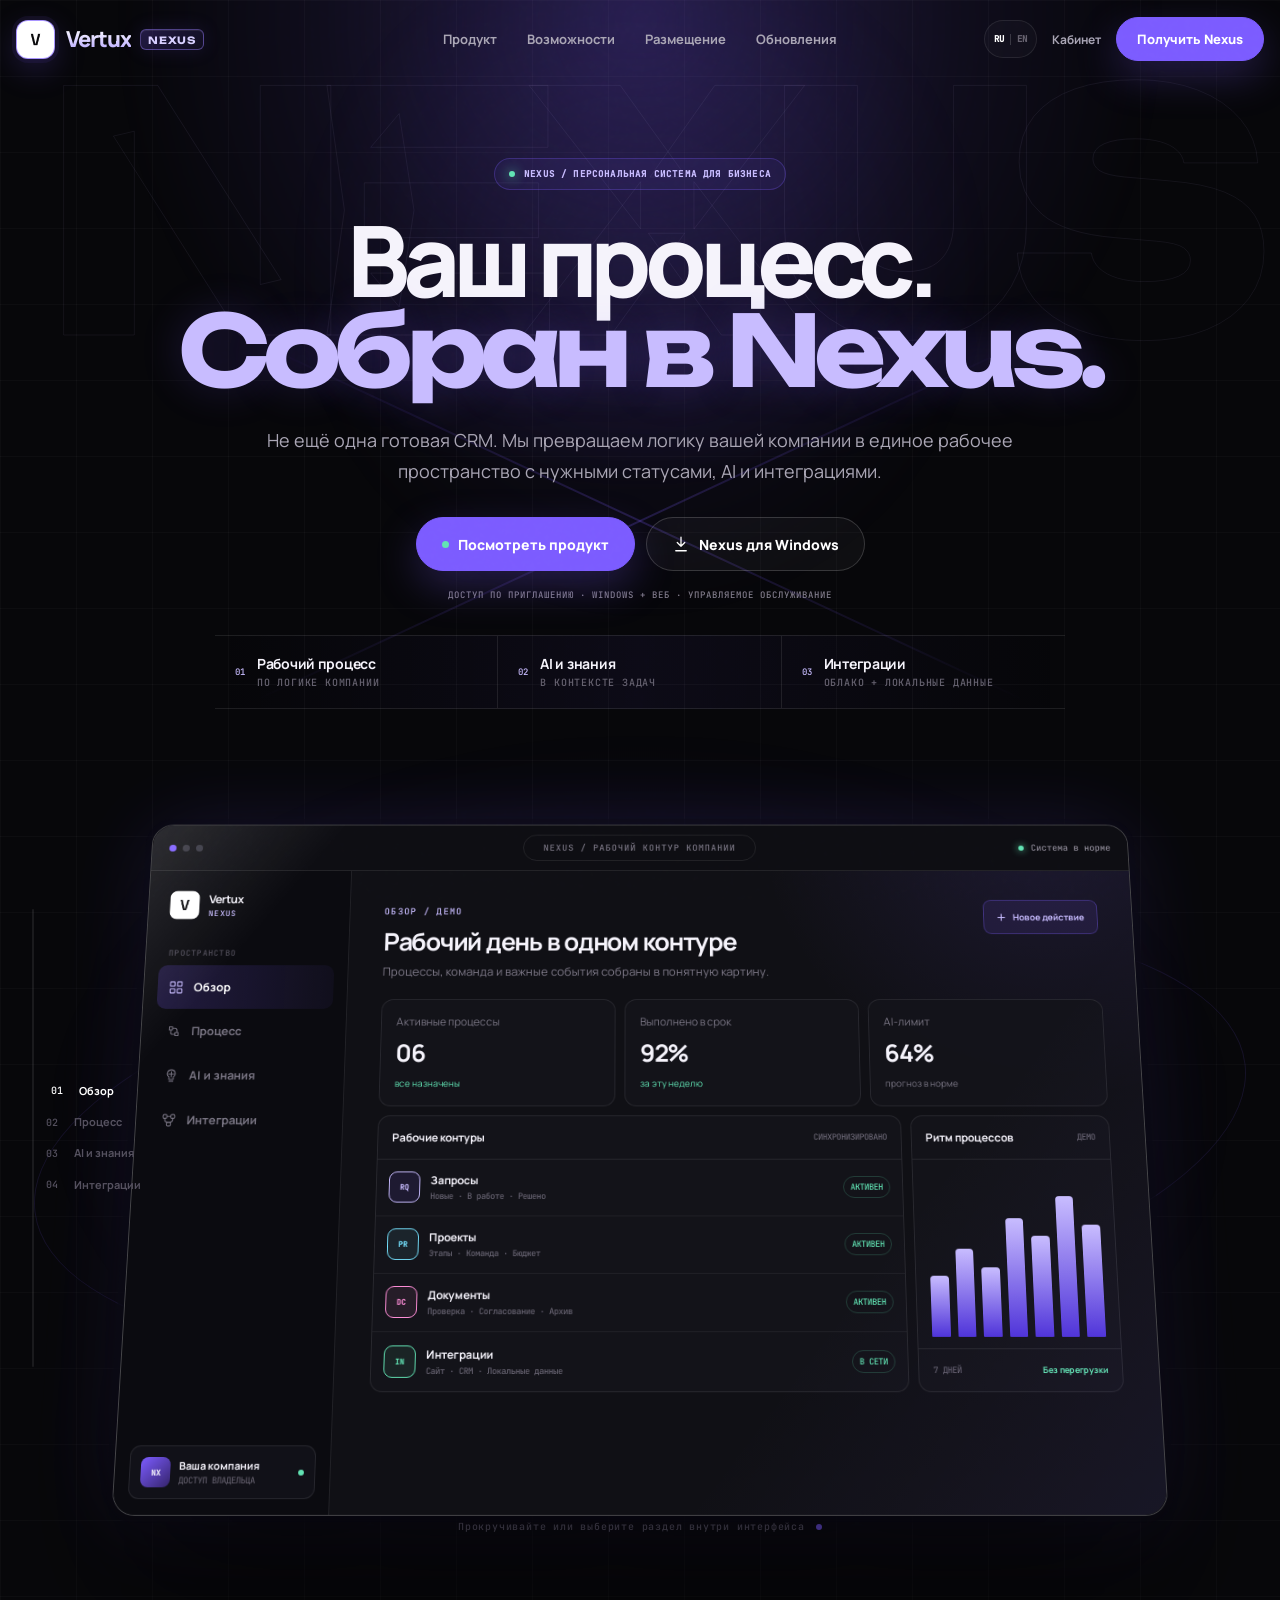
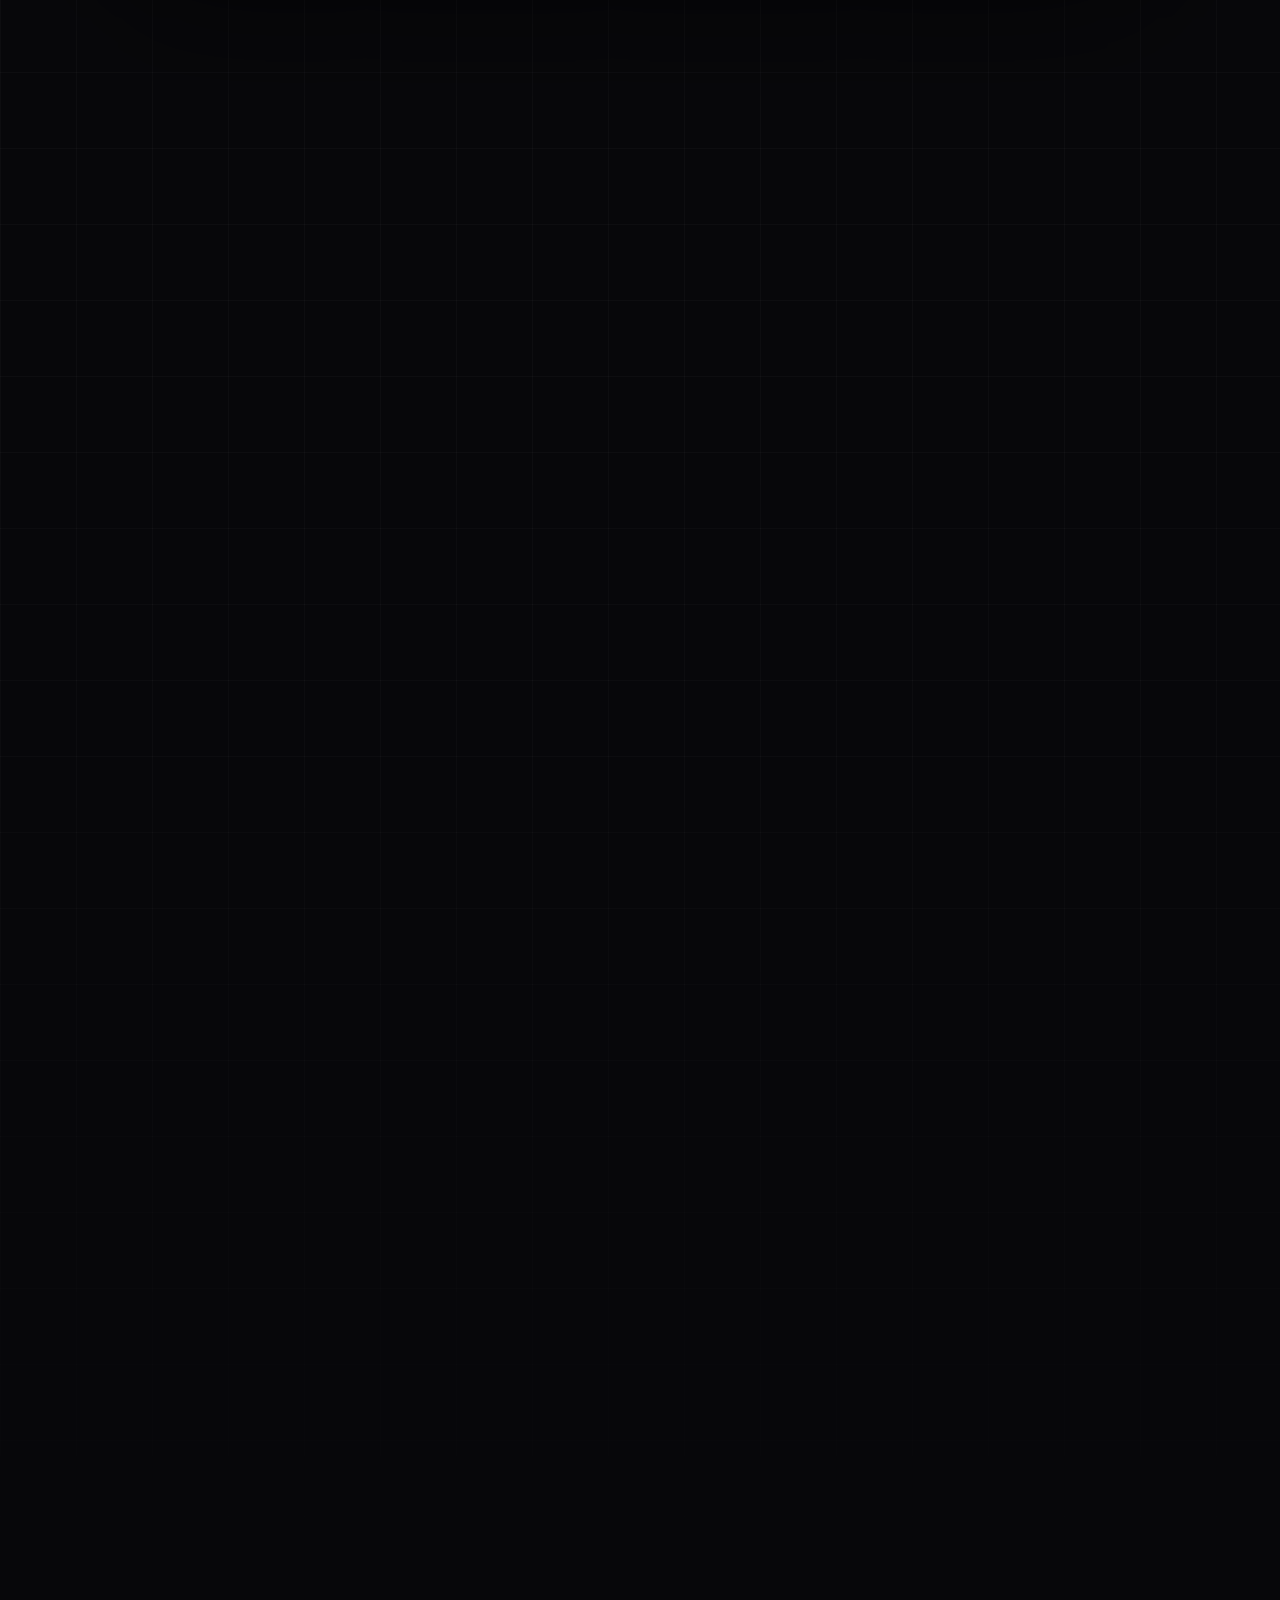
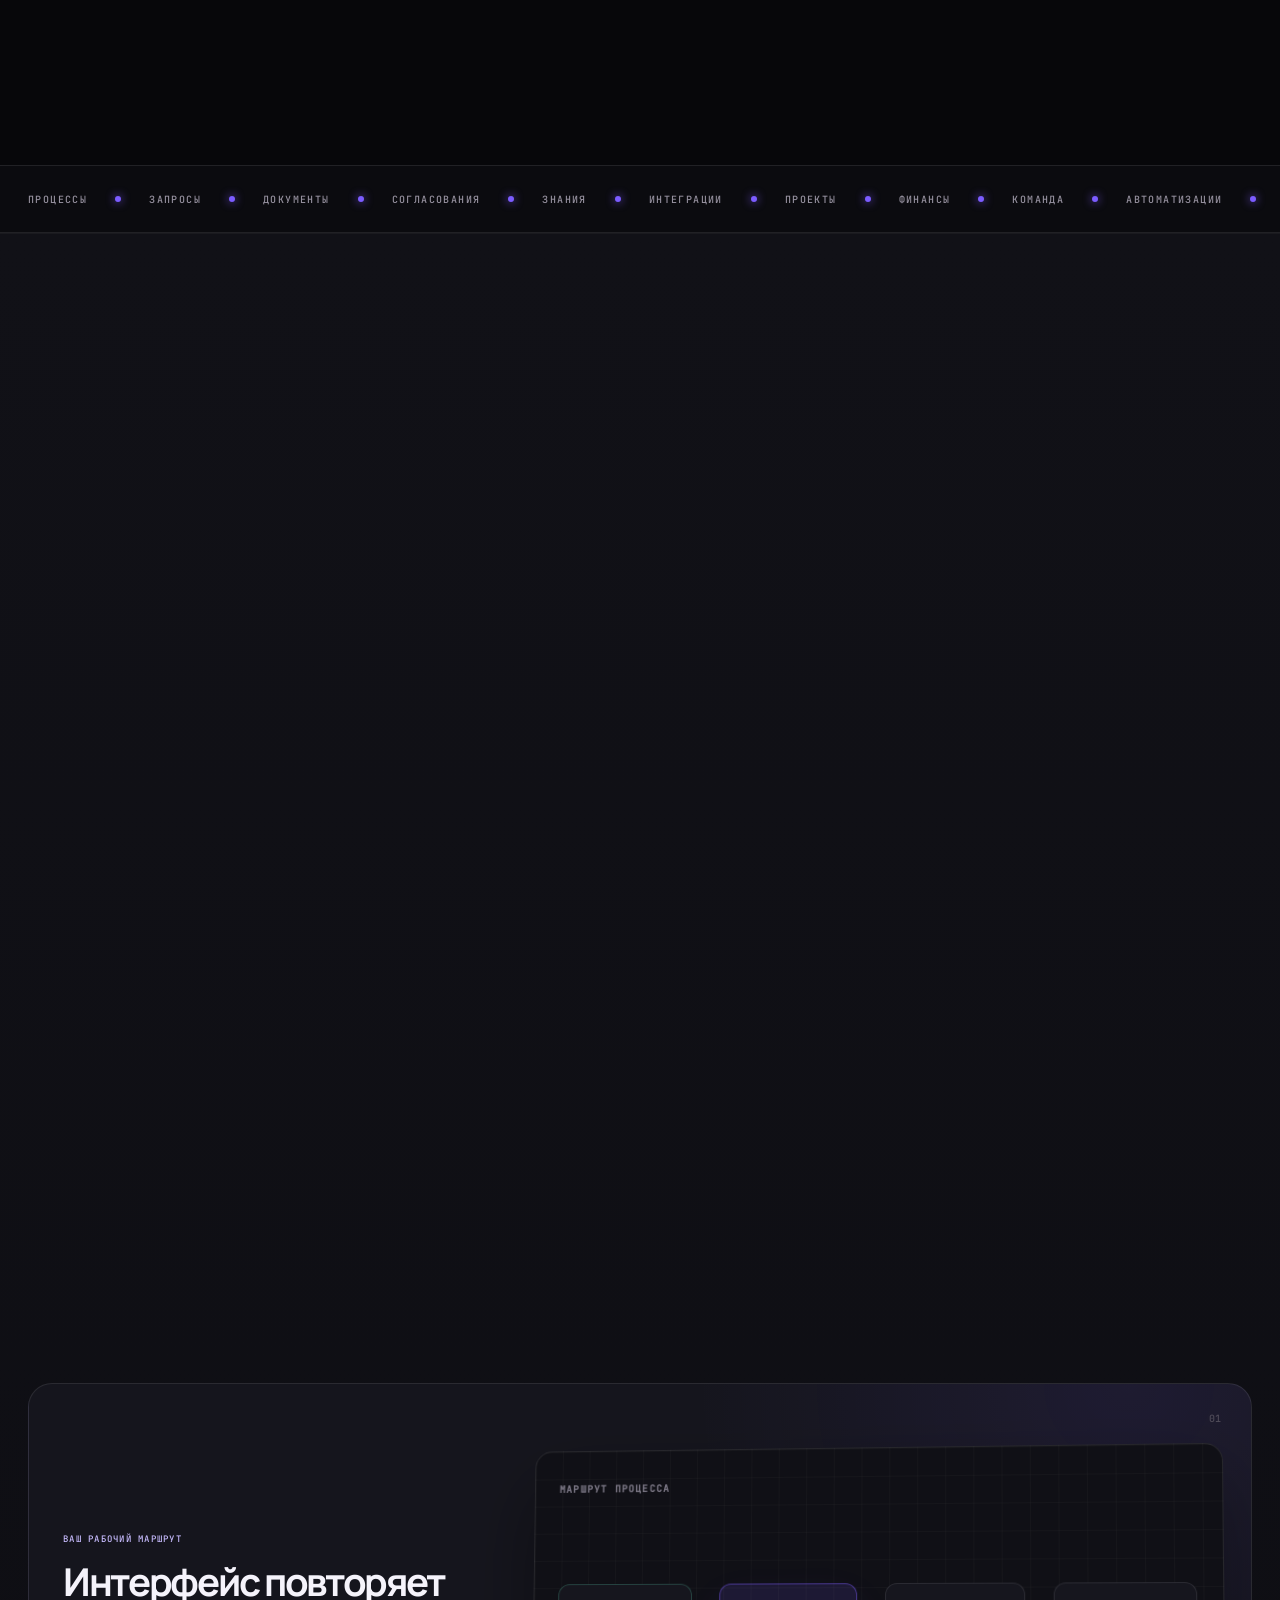
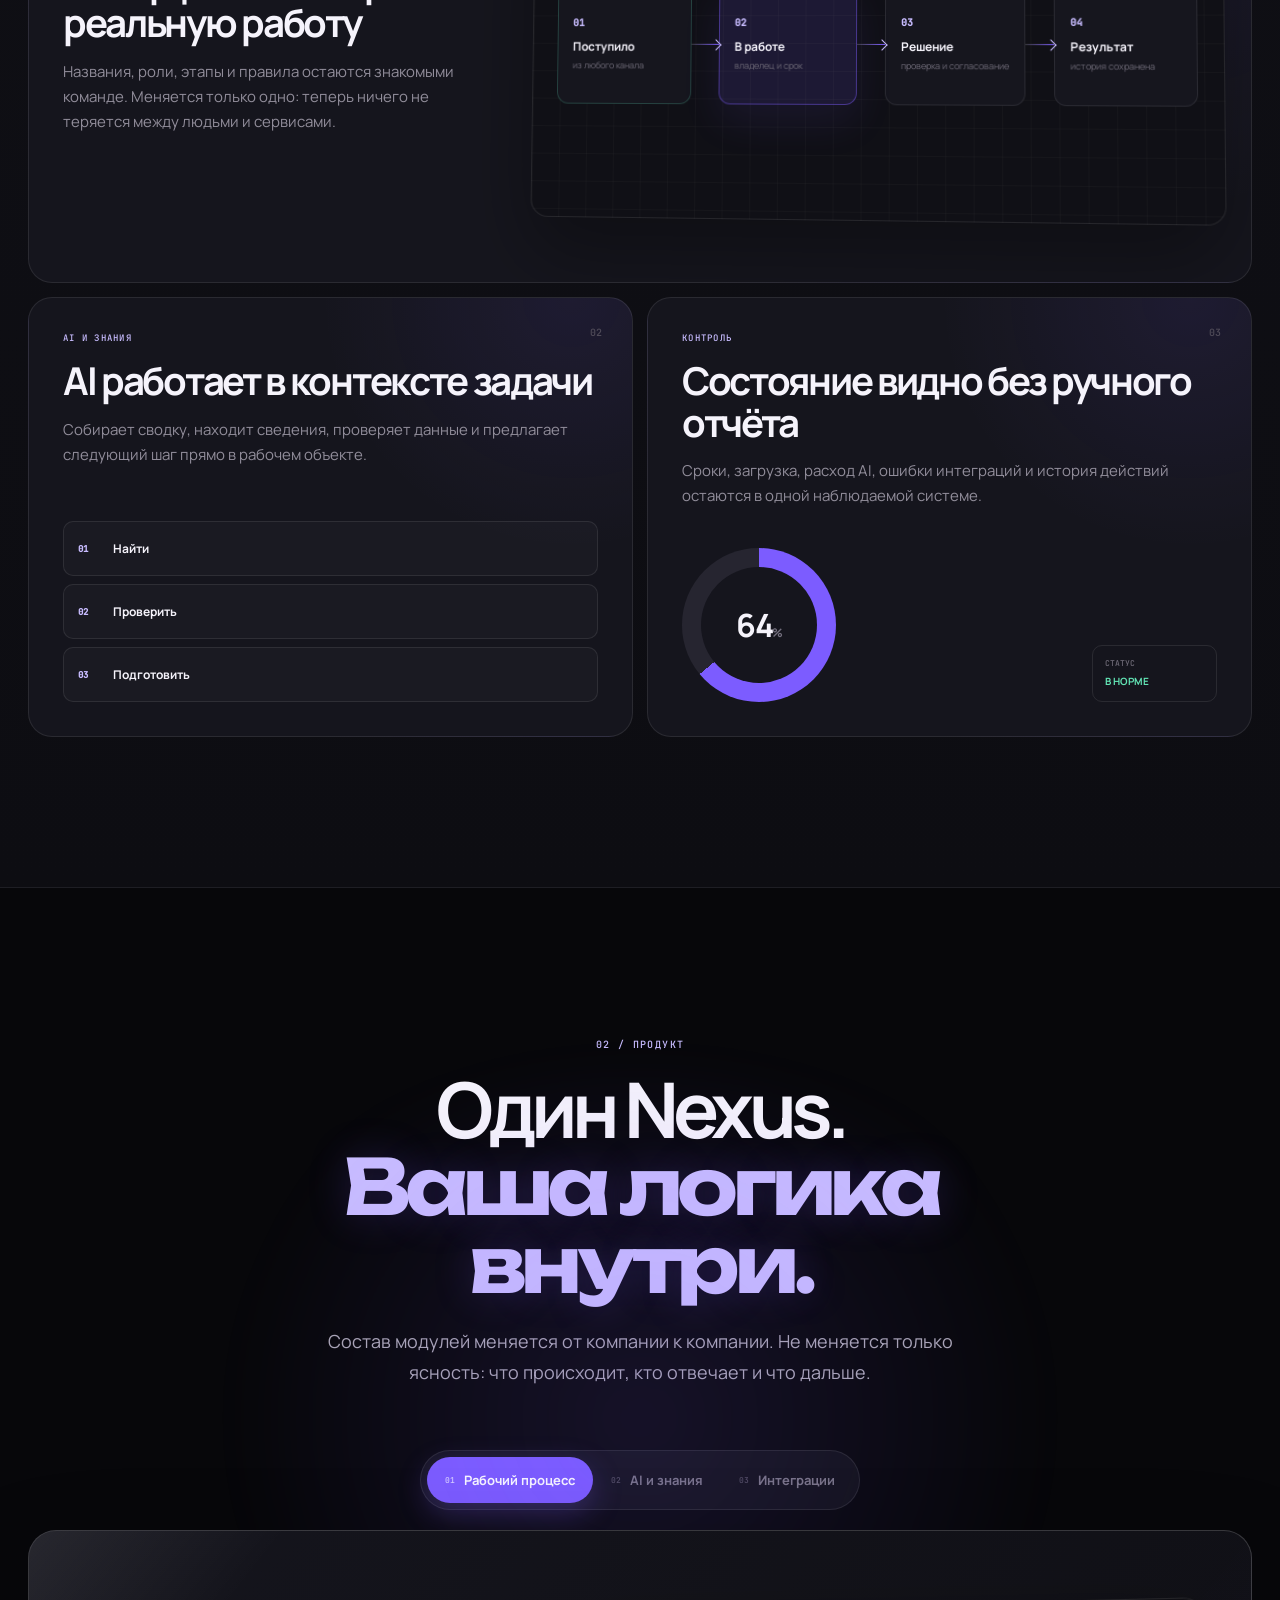
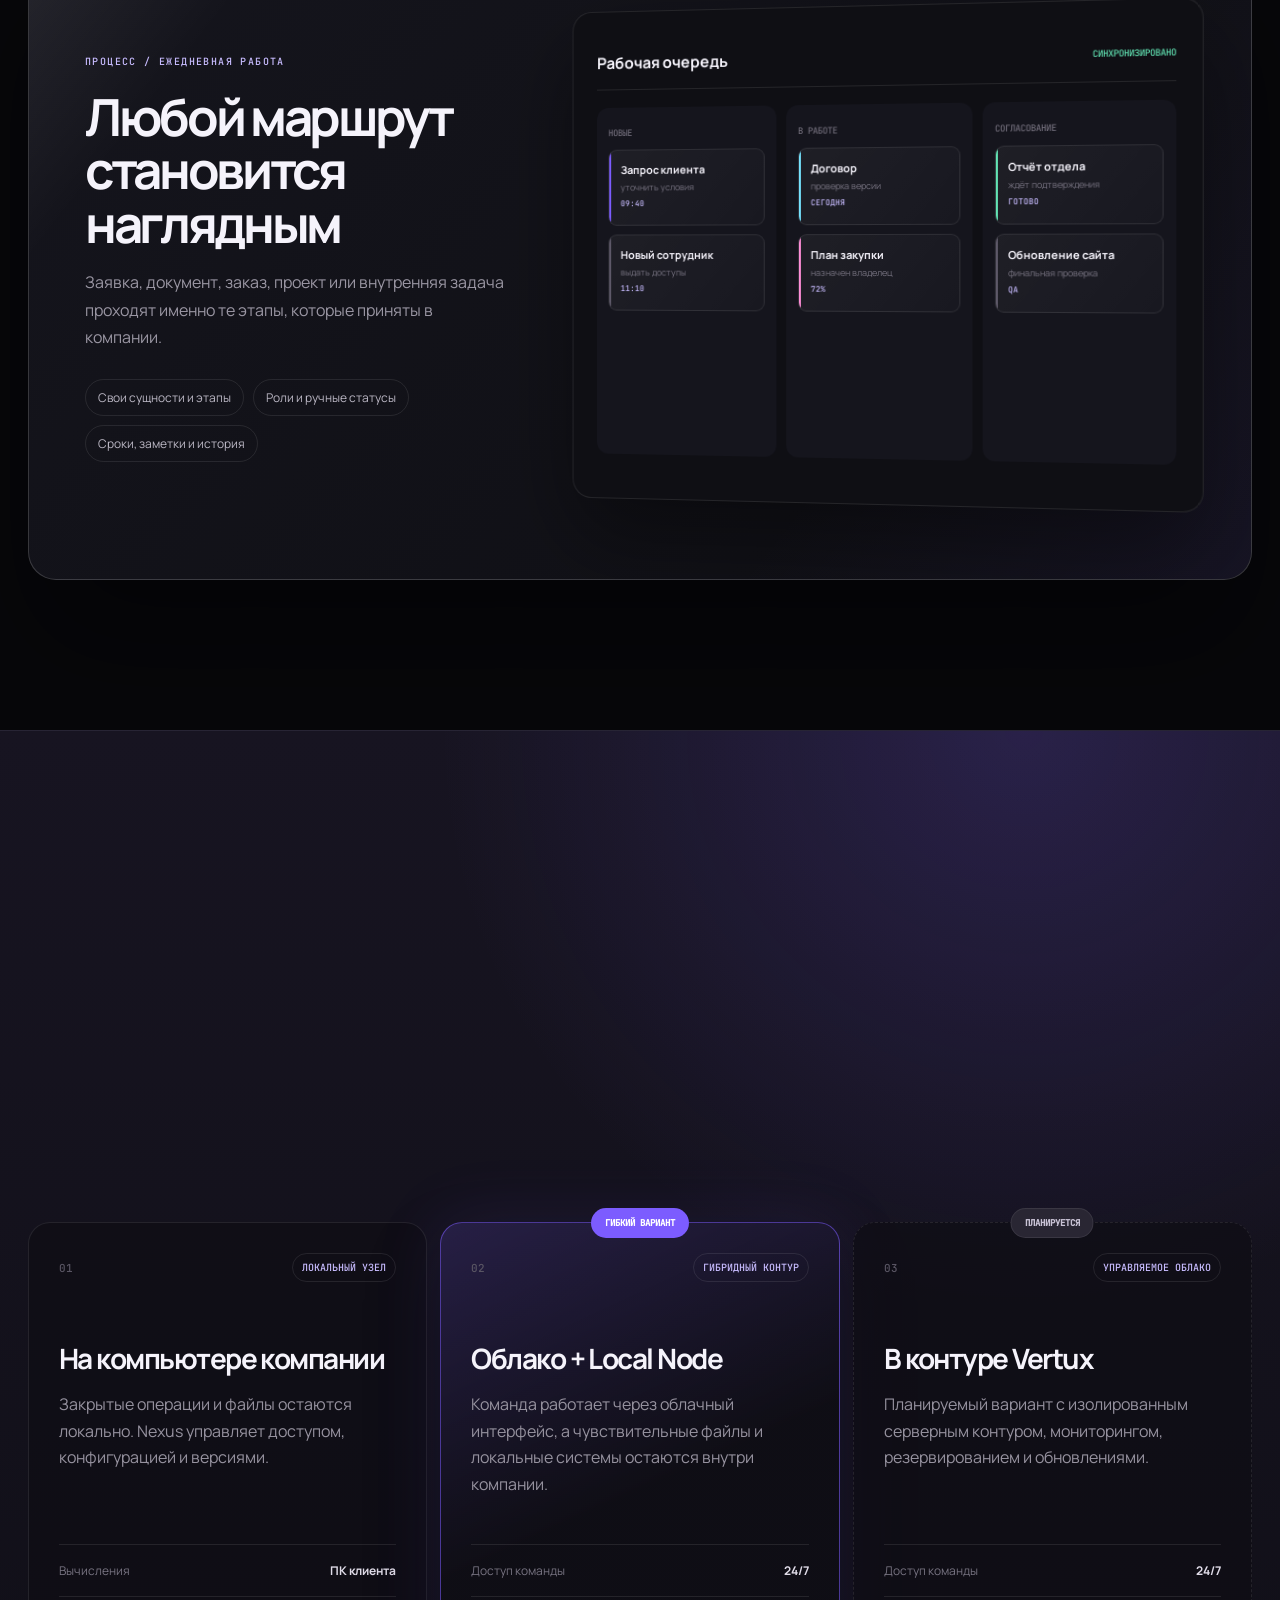
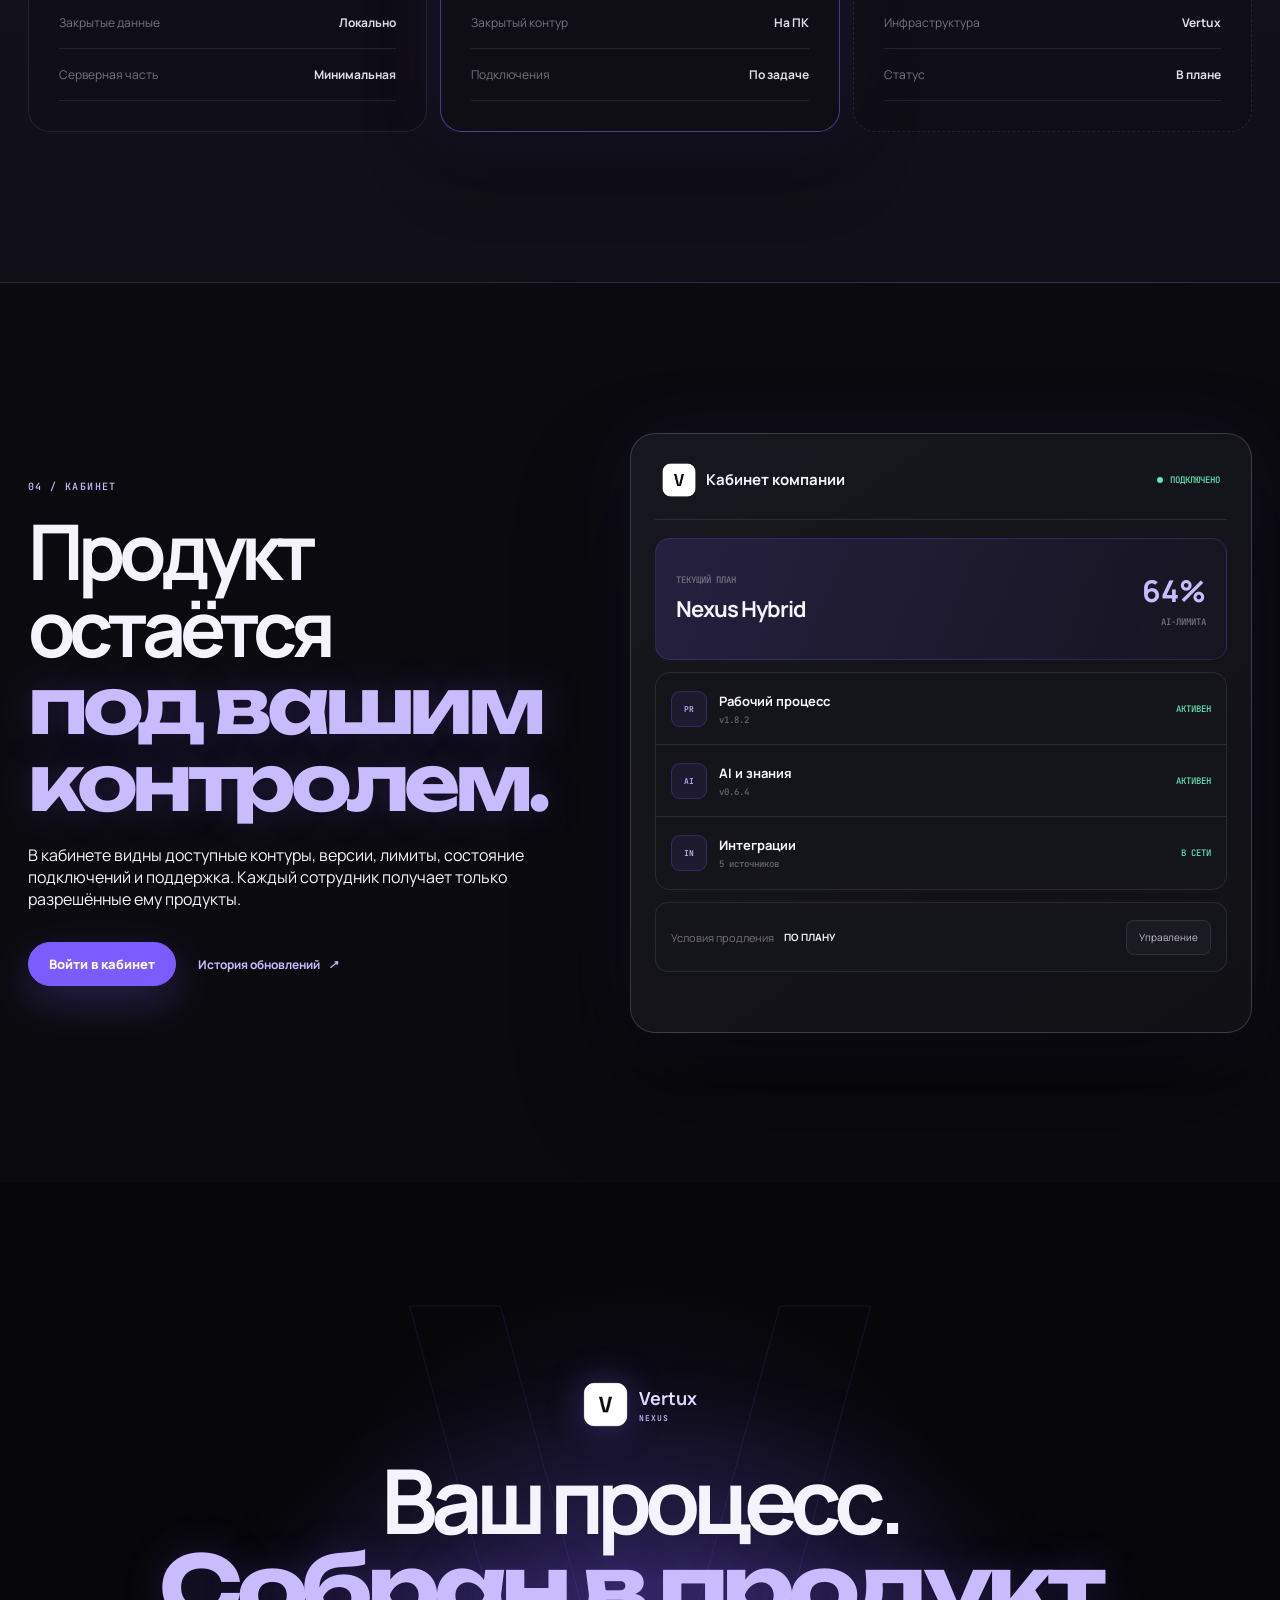
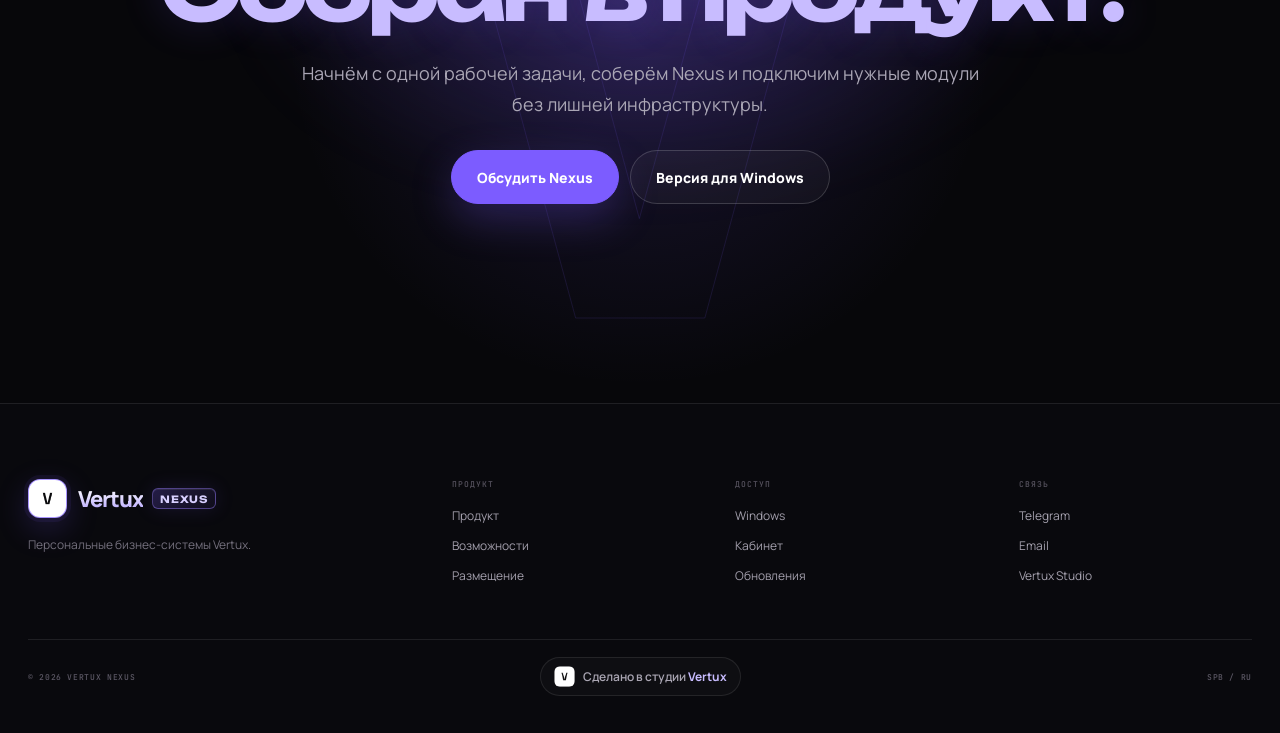
<file: index.html>
<!doctype html>
<html lang="ru">
<head>
  <meta charset="utf-8">
  <meta name="viewport" content="width=device-width,initial-scale=1">
  <meta name="theme-color" content="#07070a">
  <meta name="description" content="Vertux Nexus превращает разрозненные процессы, данные и сервисы компании в персональную рабочую систему." data-i18n-content="meta.homeDescription">
  <meta property="og:title" content="Vertux Nexus - ваш процесс, собранный в систему" data-i18n-content="meta.homeTitle">
  <meta property="og:description" content="Индивидуальный рабочий контур с понятными статусами, AI в контексте задач и нужными интеграциями." data-i18n-content="meta.homeOgDescription">
  <title>Vertux Nexus - ваш процесс, собранный в систему</title>
  <link rel="icon" href="icon.svg" type="image/svg+xml">
  <link rel="stylesheet" href="assets/fonts/fonts.css">
  <link rel="stylesheet" href="assets/site.css?v=6">
</head>
<body>
  <a class="skip-link" href="#content" data-i18n="a11y.skip">К содержанию</a>
  <div class="noise" aria-hidden="true"></div>
  <div class="pointer-light" aria-hidden="true"></div>

  <header class="site-header" id="siteHeader">
    <div class="nav-wrap">
      <a class="brand" href="index.html" aria-label="Vertux Nexus">
        <span class="brand-icon"><img src="assets/vertux-mark.png" alt=""></span>
        <span class="brand-name"><b>Vertux</b><small>NEXUS</small></span>
      </a>
      <nav class="main-nav" id="mainNav" aria-label="Главная навигация" data-i18n-aria="aria.mainNav">
        <a href="#product" data-i18n="nav.product">Продукт</a>
        <a href="#solutions" data-i18n="nav.solutions">Возможности</a>
        <a href="#deployment" data-i18n="nav.deployment">Размещение</a>
        <a href="updates.html" data-i18n="nav.updates">Обновления</a>
      </nav>
      <div class="nav-actions">
        <button class="language" type="button" data-lang-toggle aria-label="Сменить язык" data-i18n-aria="aria.language"><span data-lang="ru">RU</span><i></i><span data-lang="en">EN</span></button>
        <a class="nav-login" href="account.html" data-i18n="nav.account">Кабинет</a>
        <a class="pill pill-primary nav-cta" href="download.html" data-i18n="nav.get">Получить Nexus</a>
      </div>
      <button class="menu-button" id="menuButton" type="button" aria-expanded="false" aria-controls="mainNav" aria-label="Открыть меню" data-i18n-aria="aria.menu"><span></span><span></span></button>
    </div>
  </header>

  <main id="content">
    <section class="hero" id="top">
      <div class="hero-grid" aria-hidden="true"></div>
      <div class="hero-beam beam-a" aria-hidden="true"></div>
      <div class="hero-beam beam-b" aria-hidden="true"></div>
      <div class="hero-ghost" aria-hidden="true">NEXUS</div>
      <div class="shell hero-copy">
        <p class="product-kicker reveal"><span></span><b data-i18n="hero.kicker">NEXUS / ПЕРСОНАЛЬНАЯ СИСТЕМА ДЛЯ БИЗНЕСА</b></p>
        <h1 class="reveal" data-i18n-html="hero.title">Ваш процесс.<br><em>Собран в Nexus.</em></h1>
        <p class="hero-lede reveal" data-i18n="hero.lede">Не ещё одна готовая CRM. Мы превращаем логику вашей компании в единое рабочее пространство с нужными статусами, AI и интеграциями.</p>
        <div class="hero-actions reveal">
          <a class="pill pill-primary pill-large magnetic" href="#product"><span class="live-dot"></span><span data-i18n="hero.primary">Посмотреть продукт</span></a>
          <a class="pill pill-ghost pill-large magnetic" href="download.html"><svg viewBox="0 0 24 24" aria-hidden="true"><path d="M12 3v12m-5-5 5 5 5-5M5 21h14"/></svg><span data-i18n="hero.secondary">Nexus для Windows</span></a>
        </div>
        <p class="hero-note reveal" data-i18n="hero.note">ДОСТУП ПО ПРИГЛАШЕНИЮ · WINDOWS + WEB · УПРАВЛЯЕМОЕ ОБСЛУЖИВАНИЕ</p>
        <div class="hero-status reveal" aria-label="Ключевые возможности Nexus" data-i18n-aria="aria.capabilities">
          <span><i>01</i><b data-i18n="hero.layer1">Рабочий процесс</b><small data-i18n="hero.status1">ПО ЛОГИКЕ КОМПАНИИ</small></span>
          <span><i>02</i><b data-i18n="hero.layer2">AI и знания</b><small data-i18n="hero.status2">В КОНТЕКСТЕ ЗАДАЧ</small></span>
          <span><i>03</i><b data-i18n="hero.layer3">Интеграции</b><small data-i18n="hero.status3">ОБЛАКО + ЛОКАЛЬНЫЕ ДАННЫЕ</small></span>
        </div>
      </div>

      <div class="shell product-stage reveal" id="product">
        <div class="stage-sticky">
          <div class="stage-aura" aria-hidden="true"></div>
          <div class="stage-rings" aria-hidden="true"><i></i><i></i><i></i></div>
          <div class="stage-progress" aria-hidden="true"><i></i></div>
          <div class="stage-chapters" aria-hidden="true">
            <span class="active" data-stage-chapter="overview"><i>01</i><b data-i18n="demo.overview">Обзор</b></span>
            <span data-stage-chapter="process"><i>02</i><b data-i18n="demo.process">Процесс</b></span>
            <span data-stage-chapter="knowledge"><i>03</i><b data-i18n="demo.knowledge">AI и знания</b></span>
            <span data-stage-chapter="integrations"><i>04</i><b data-i18n="demo.integrations">Интеграции</b></span>
          </div>
          <div class="stage-satellite sat-1" aria-hidden="true"><i class="sat-icon">ST</i><span><b data-i18n="sat.request">Статус обновлён</b><small data-i18n="sat.requestSub">СЛЕДУЮЩИЙ ШАГ НАЗНАЧЕН</small></span><em></em></div>
          <div class="stage-satellite sat-2" aria-hidden="true"><i class="sat-icon cyan">AI</i><span><b data-i18n="sat.checked">Документ проверен</b><small data-i18n="sat.checkedSub">НАЙДЕН РИСК В СРОКАХ</small></span><em></em></div>
          <div class="stage-satellite sat-3" aria-hidden="true"><i class="sat-icon pink">IN</i><span><b data-i18n="sat.connected">Источник подключён</b><small data-i18n="sat.connectedSub">ФОРМА → РАБОЧИЙ ПРОЦЕСС</small></span><em></em></div>
          <div class="stage-satellite sat-4" aria-hidden="true"><i class="sat-icon mint">UP</i><span><b data-i18n="sat.control">Расход под контролем</b><small data-i18n="sat.usage">ЛИМИТ И ПРОГНОЗ ВИДНЫ</small></span><em></em></div>
        <div class="product-window" id="productWindow">
          <div class="window-bar">
            <span class="window-dots"><i></i><i></i><i></i></span>
            <span class="window-address" data-i18n="demo.window">NEXUS / РАБОЧИЙ КОНТУР КОМПАНИИ</span>
            <span class="window-health"><i></i><span data-i18n="demo.online">Система в норме</span></span>
          </div>
          <div class="product-ui">
            <aside class="app-sidebar">
              <div class="app-brand"><img src="assets/vertux-mark.png" alt=""><span><b>Vertux</b><small>NEXUS</small></span></div>
              <p class="sidebar-label" data-i18n="demo.space">Пространство</p>
              <div class="sidebar-tabs" role="tablist" aria-label="Разделы демонстрации Nexus" data-i18n-aria="aria.demoTabs">
                <button class="side-item active" type="button" data-demo-tab="overview"><svg viewBox="0 0 24 24"><rect x="3" y="3" width="7" height="7" rx="1"/><rect x="14" y="3" width="7" height="7" rx="1"/><rect x="3" y="14" width="7" height="7" rx="1"/><rect x="14" y="14" width="7" height="7" rx="1"/></svg><span data-i18n="demo.overview">Обзор</span></button>
                <button class="side-item" type="button" data-demo-tab="process"><svg viewBox="0 0 24 24"><path d="M5 5h5v5H5zM14 14h5v5h-5zM10 7.5h4a3 3 0 0 1 3 3V14M7.5 10v4a3 3 0 0 0 3 3H14"/></svg><span data-i18n="demo.process">Процесс</span></button>
                <button class="side-item" type="button" data-demo-tab="knowledge"><svg viewBox="0 0 24 24"><path d="M12 3a6 6 0 0 0-3.5 10.9V18h7v-4.1A6 6 0 0 0 12 3Z"/><path d="M9 21h6M8 10h8M12 6v8"/></svg><span data-i18n="demo.knowledge">AI и знания</span></button>
                <button class="side-item" type="button" data-demo-tab="integrations"><svg viewBox="0 0 24 24"><rect x="3" y="3" width="6" height="6" rx="2"/><rect x="15" y="3" width="6" height="6" rx="2"/><rect x="9" y="15" width="6" height="6" rx="2"/><path d="M9 6h6M6 9v2a4 4 0 0 0 4 4h2M18 9v2a4 4 0 0 1-4 4h-2"/></svg><span data-i18n="demo.integrations">Интеграции</span></button>
              </div>
              <div class="sidebar-bottom"><span class="avatar">NX</span><span><b data-i18n="demo.company">Ваша компания</b><small data-i18n="demo.role">ДОСТУП ВЛАДЕЛЬЦА</small></span><i></i></div>
            </aside>

            <div class="app-content">
              <div class="demo-panel active" data-demo-panel="overview">
                <div class="demo-heading"><div><span class="demo-eyebrow" data-i18n="overview.eyebrow">ОБЗОР / ДЕМО</span><h2 data-i18n="overview.title">Рабочий день в одном контуре</h2><p data-i18n="overview.sub">Процессы, команда и важные события собраны в понятную картину.</p></div><span class="demo-action"><span>+</span><span data-i18n="overview.action">Новое действие</span></span></div>
                <div class="metric-grid">
                  <article><span data-i18n="overview.m1">Активные процессы</span><b>06</b><small class="positive" data-i18n="overview.m1s">все назначены</small></article>
                  <article><span data-i18n="overview.m2">Выполнено в срок</span><b>92%</b><small class="positive" data-i18n="overview.m2s">за эту неделю</small></article>
                  <article><span data-i18n="overview.m3">AI-лимит</span><b>64%</b><small data-i18n="overview.m3s">прогноз в норме</small></article>
                </div>
                <div class="overview-grid">
                  <article class="ui-card products-card"><div class="ui-card-head"><span data-i18n="overview.products">Рабочие контуры</span><small data-i18n="overview.synced">СИНХРОНИЗИРОВАНО</small></div>
                    <div class="product-line"><i class="glyph violet">RQ</i><span><b data-i18n="overview.requests">Запросы</b><small data-i18n="overview.requestsSub">Новые · В работе · Решено</small></span><em data-i18n="status.active">АКТИВЕН</em></div>
                    <div class="product-line"><i class="glyph blue">PR</i><span><b data-i18n="overview.projects">Проекты</b><small data-i18n="overview.projectsSub">Этапы · Команда · Бюджет</small></span><em data-i18n="status.active">АКТИВЕН</em></div>
                    <div class="product-line"><i class="glyph pink">DC</i><span><b data-i18n="overview.docs">Документы</b><small data-i18n="overview.docsSub">Проверка · Согласование · Архив</small></span><em data-i18n="status.active">АКТИВЕН</em></div>
                    <div class="product-line"><i class="glyph mint">IN</i><span><b data-i18n="overview.integrations">Интеграции</b><small data-i18n="overview.integrationsSub">Сайт · CRM · Локальные данные</small></span><em data-i18n="status.online">ONLINE</em></div>
                  </article>
                  <article class="ui-card activity-card"><div class="ui-card-head"><span data-i18n="overview.activity">Ритм процессов</span><small data-i18n="overview.demo">ДЕМО</small></div><div class="activity-chart"><i style="--h:38%"></i><i style="--h:55%"></i><i style="--h:43%"></i><i style="--h:74%"></i><i style="--h:63%"></i><i style="--h:88%"></i><i style="--h:70%"></i></div><div class="chart-caption"><span data-i18n="overview.week">7 ДНЕЙ</span><b data-i18n="overview.normal">Без перегрузки</b></div></article>
                </div>
              </div>

              <div class="demo-panel" data-demo-panel="process">
                <div class="demo-heading"><div><span class="demo-eyebrow" data-i18n="process.eyebrow">ПРОЦЕСС / ЖИВОЙ МАРШРУТ</span><h2 data-i18n="process.title">Каждому понятно, что делать дальше</h2><p data-i18n="process.sub">Один объект хранит статус, ответственного, срок, заметку и всю историю.</p></div><span class="process-state"><i></i><span data-i18n="process.active">В РАБОТЕ</span></span></div>
                <div class="process-layout">
                  <article class="ui-card process-card">
                    <div class="process-card-head"><span><small data-i18n="process.card">КАРТОЧКА ПРОЦЕССА</small><b data-i18n="process.example">Запуск новой услуги</b></span><em data-i18n="process.priority">ПРИОРИТЕТ · ОБЫЧНЫЙ</em></div>
                    <div class="process-meta"><span><small data-i18n="process.owner">Ответственный</small><b data-i18n="process.person">Анна · Координатор</b></span><span><small data-i18n="process.deadline">Срок</small><b data-i18n="process.date">26 июля</b></span><span><small data-i18n="process.source">Источник</small><b data-i18n="process.form">Форма на сайте</b></span></div>
                    <div class="process-history"><span class="done"><i></i><b data-i18n="process.h1">Запрос получен</b><small>09:14</small></span><span class="done"><i></i><b data-i18n="process.h2">Ответственный назначен</b><small>09:18</small></span><span class="current"><i></i><b data-i18n="process.h3">Материалы на согласовании</b><small data-i18n="process.now">СЕЙЧАС</small></span></div>
                    <div class="next-step"><span><small data-i18n="process.next">СЛЕДУЮЩИЙ ШАГ</small><b data-i18n="process.nextValue">Получить подтверждение условий</b></span><span class="next-step-action" data-i18n="process.open">КАРТОЧКА ПРОЦЕССА</span></div>
                  </article>
                  <aside class="route-stack" aria-label="Маршрут процесса" data-i18n-aria="aria.processRoute">
                    <div class="route-node complete"><i>01</i><span><b data-i18n="process.r1">Новый</b><small data-i18n="process.r1s">зафиксирован</small></span></div>
                    <div class="route-connector"><i></i></div>
                    <div class="route-node active"><i>02</i><span><b data-i18n="process.r2">В работе</b><small data-i18n="process.r2s">есть владелец</small></span></div>
                    <div class="route-connector"><i></i></div>
                    <div class="route-node"><i>03</i><span><b data-i18n="process.r3">Согласование</b><small data-i18n="process.r3s">ожидает решения</small></span></div>
                    <div class="route-connector"><i></i></div>
                    <div class="route-node"><i>04</i><span><b data-i18n="process.r4">Готово</b><small data-i18n="process.r4s">результат сохранён</small></span></div>
                  </aside>
                </div>
              </div>

              <div class="demo-panel" data-demo-panel="knowledge">
                <div class="demo-heading"><div><span class="demo-eyebrow" data-i18n="knowledge.eyebrow">AI / КОНТЕКСТ КОМПАНИИ</span><h2 data-i18n="knowledge.title">AI понимает задачу, а не только вопрос</h2><p data-i18n="knowledge.sub">Ищет в разрешённых данных, собирает сводку, проверяет риски и предлагает действие.</p></div><span class="shield-badge" data-i18n="knowledge.safe">ДОСТУП ПО РОЛЯМ</span></div>
                <div class="knowledge-layout">
                  <article class="ui-card context-card">
                    <div class="context-query"><i>AI</i><span><small data-i18n="knowledge.request">ЗАПРОС</small><b data-i18n="knowledge.query">Собери сводку по проекту и найди риски</b></span></div>
                    <div class="context-sources"><span><i>18</i><b data-i18n="knowledge.docs">Документов</b></span><span><i>42</i><b data-i18n="knowledge.events">События истории</b></span><span><i>07</i><b data-i18n="knowledge.rules">Правил процесса</b></span></div>
                    <div class="context-result"><small data-i18n="knowledge.result">КРАТКИЙ ВЫВОД</small><p data-i18n="knowledge.summary">Срок зависит от согласования приложения. В карточке не назначен владелец финальной проверки.</p><span><i></i><b data-i18n="knowledge.action">Следующий шаг: запросить подтверждение до 16:00</b></span></div>
                  </article>
                  <aside class="ai-action-stack">
                    <article><i>01</i><span><b data-i18n="knowledge.a1">Найти в базе</b><small data-i18n="knowledge.a1s">по документам и истории</small></span><em>↗</em></article>
                    <article><i>02</i><span><b data-i18n="knowledge.a2">Проверить данные</b><small data-i18n="knowledge.a2s">на пропуски и расхождения</small></span><em>↗</em></article>
                    <article><i>03</i><span><b data-i18n="knowledge.a3">Подготовить действие</b><small data-i18n="knowledge.a3s">сохранить результат в процессе</small></span><em>↗</em></article>
                  </aside>
                </div>
              </div>

              <div class="demo-panel" data-demo-panel="integrations">
                <div class="demo-heading"><div><span class="demo-eyebrow" data-i18n="integrations.eyebrow">ИНТЕГРАЦИИ / ЕДИНЫЙ КОНТУР</span><h2 data-i18n="integrations.title">Подключается к тому, что уже есть</h2><p data-i18n="integrations.sub">Облачные сервисы, формы, базы и локальные файлы остаются источниками, а Nexus связывает их с процессом.</p></div><span class="shield-badge" data-i18n="integrations.mode">ОБЛАКО + LOCAL NODE</span></div>
                <div class="integration-canvas">
                  <div class="integration-core"><span><img src="assets/vertux-mark.png" alt=""><b>NEXUS</b><small data-i18n="integrations.core">РАБОЧИЙ ПРОЦЕСС</small></span><i></i><i></i></div>
                  <div class="integration-source src-a"><i>TB</i><span><b data-i18n="integrations.s1">Таблицы</b><small>CSV · XLSX</small></span></div>
                  <div class="integration-source src-b"><i>FM</i><span><b data-i18n="integrations.s2">Формы</b><small>WEB · APP</small></span></div>
                  <div class="integration-source src-c"><i>CM</i><span><b data-i18n="integrations.s3">CRM / ERP</b><small>API · SYNC</small></span></div>
                  <div class="integration-source src-d"><i>FL</i><span><b data-i18n="integrations.s4">Локальные файлы</b><small>LOCAL NODE</small></span></div>
                  <div class="integration-source src-e"><i>ML</i><span><b data-i18n="integrations.s5">Почта и чаты</b><small>EVENTS</small></span></div>
                  <div class="integration-log"><span><i></i><b data-i18n="integrations.log1">Источники синхронизированы</b><em data-i18n="integrations.now">СЕЙЧАС</em></span><span><i></i><b data-i18n="integrations.log2">Закрытые данные доступны только по роли</b><em data-i18n="micro.secure">ЗАЩИЩЕНО</em></span></div>
                </div>
              </div>
            </div>
          </div>
        </div>
          <div class="stage-caption"><span data-i18n="demo.caption">Прокручивайте или выберите раздел внутри интерфейса</span><i></i></div>
        </div>
      </div>
    </section>

    <section class="signal-rail" aria-label="Возможности Nexus" data-i18n-aria="aria.signalRail">
      <div class="rail-track">
        <div class="rail-group"><span data-i18n="rail.processes">ПРОЦЕССЫ</span><i></i><span data-i18n="rail.requests">ЗАПРОСЫ</span><i></i><span data-i18n="rail.documents">ДОКУМЕНТЫ</span><i></i><span data-i18n="rail.approvals">СОГЛАСОВАНИЯ</span><i></i><span data-i18n="rail.knowledge">ЗНАНИЯ</span><i></i><span data-i18n="rail.integrations">ИНТЕГРАЦИИ</span><i></i><span data-i18n="rail.projects">ПРОЕКТЫ</span><i></i><span data-i18n="rail.finance">ФИНАНСЫ</span><i></i><span data-i18n="rail.team">КОМАНДА</span><i></i><span data-i18n="rail.automation">АВТОМАТИЗАЦИИ</span><i></i><span data-i18n="rail.analytics">АНАЛИТИКА</span><i></i><span data-i18n="rail.security">БЕЗОПАСНОСТЬ</span><i></i></div>
        <div class="rail-group" aria-hidden="true"><span data-i18n="rail.processes">ПРОЦЕССЫ</span><i></i><span data-i18n="rail.requests">ЗАПРОСЫ</span><i></i><span data-i18n="rail.documents">ДОКУМЕНТЫ</span><i></i><span data-i18n="rail.approvals">СОГЛАСОВАНИЯ</span><i></i><span data-i18n="rail.knowledge">ЗНАНИЯ</span><i></i><span data-i18n="rail.integrations">ИНТЕГРАЦИИ</span><i></i><span data-i18n="rail.projects">ПРОЕКТЫ</span><i></i><span data-i18n="rail.finance">ФИНАНСЫ</span><i></i><span data-i18n="rail.team">КОМАНДА</span><i></i><span data-i18n="rail.automation">АВТОМАТИЗАЦИИ</span><i></i><span data-i18n="rail.analytics">АНАЛИТИКА</span><i></i><span data-i18n="rail.security">БЕЗОПАСНОСТЬ</span><i></i></div>
      </div>
    </section>

    <section class="section section-graphite" id="solutions">
      <div class="shell">
        <div class="section-heading reveal"><p class="section-code" data-i18n="sections.system">01 / СИСТЕМА</p><h2 data-i18n-html="system.title">Источников много.<br><em>Процесс один.</em></h2><p data-i18n="system.lede">Nexus не заменяет всё вокруг. Он связывает нужные данные с рабочей логикой компании и показывает команде единое состояние задачи.</p></div>
        <div class="system-convergence reveal">
          <div class="source-bank">
            <span class="system-label" data-i18n="compare.before">ИСТОЧНИКИ КОМПАНИИ</span>
            <div class="source-card source-table"><i>TB</i><span><b data-i18n="compare.tables">Таблицы</b><small>CSV · XLSX</small></span><em>01</em></div>
            <div class="source-card source-chat"><i>CH</i><span><b data-i18n="compare.chats">Чаты и почта</b><small data-i18n="micro.messages">СООБЩЕНИЯ</small></span><em>02</em></div>
            <div class="source-card source-form"><i>FM</i><span><b data-i18n="compare.forms">Формы</b><small>WEB · APP</small></span><em>03</em></div>
            <div class="source-card source-doc"><i>DC</i><span><b data-i18n="compare.docs">Документы</b><small>PDF · DOCX</small></span><em>04</em></div>
            <div class="source-card source-service"><i>SV</i><span><b data-i18n="compare.services">Сервисы</b><small>CRM · ERP · API</small></span><em>05</em></div>
          </div>
          <div class="convergence-lines" aria-hidden="true">
            <svg viewBox="0 0 260 440" preserveAspectRatio="none"><path d="M0 38 C130 38 95 205 260 220"/><path d="M0 128 C135 128 105 210 260 220"/><path d="M0 220 C130 220 120 220 260 220"/><path d="M0 312 C135 312 105 230 260 220"/><path d="M0 402 C130 402 95 235 260 220"/></svg>
            <span><i></i></span>
          </div>
          <article class="unified-card">
            <div class="unified-head"><span><img src="assets/vertux-mark.png" alt=""><small data-i18n="compare.after">ЕДИНЫЙ РАБОЧИЙ ОБЪЕКТ</small></span><em><i></i><span data-i18n="compare.active">В РАБОТЕ</span></em></div>
            <h3 data-i18n="compare.object">Запрос на изменение условий</h3>
            <div class="unified-meta"><span><small data-i18n="compare.owner">Ответственный</small><b data-i18n="compare.ownerValue">Координатор проекта</b></span><span><small data-i18n="compare.deadline">Срок</small><b data-i18n="compare.deadlineValue">Сегодня · 16:00</b></span></div>
            <div class="unified-flow"><span class="complete"><i></i><b data-i18n="compare.step1">Получено</b></span><span class="complete"><i></i><b data-i18n="compare.step2">Проверено</b></span><span class="current"><i></i><b data-i18n="compare.step3">Согласование</b></span><span><i></i><b data-i18n="compare.step4">Готово</b></span></div>
            <div class="unified-next"><small data-i18n="compare.next">СЛЕДУЮЩЕЕ ДЕЙСТВИЕ</small><b data-i18n="compare.nextValue">Подтвердить обновлённый документ</b><span data-i18n="compare.history">История и вложения сохранены</span></div>
          </article>
        </div>
        <div class="capability-grid">
          <article class="capability capability-wide process-blueprint reveal"><span class="cap-index">01</span><div class="capability-copy"><p class="cap-label" data-i18n="system.c1label">ВАШ РАБОЧИЙ МАРШРУТ</p><h3 data-i18n="system.c1t">Интерфейс повторяет реальную работу</h3><p data-i18n="system.c1d">Названия, роли, этапы и правила остаются знакомыми команде. Меняется только одно: теперь ничего не теряется между людьми и сервисами.</p></div><div class="blueprint-board"><span class="board-label" data-i18n="system.route">МАРШРУТ ПРОЦЕССА</span><div><article class="done"><i>01</i><span><b data-i18n="system.b1">Поступило</b><small data-i18n="system.b1s">из любого канала</small></span></article><em></em><article class="active"><i>02</i><span><b data-i18n="system.b2">В работе</b><small data-i18n="system.b2s">владелец и срок</small></span></article><em></em><article><i>03</i><span><b data-i18n="system.b3">Решение</b><small data-i18n="system.b3s">проверка и согласование</small></span></article><em></em><article><i>04</i><span><b data-i18n="system.b4">Результат</b><small data-i18n="system.b4s">история сохранена</small></span></article></div></div></article>
          <article class="capability reveal"><span class="cap-index">02</span><div><p class="cap-label" data-i18n="system.c2label">AI И ЗНАНИЯ</p><h3 data-i18n="system.c2t">AI работает в контексте задачи</h3><p data-i18n="system.c2d">Собирает сводку, находит сведения, проверяет данные и предлагает следующий шаг прямо в рабочем объекте.</p></div><div class="ai-command-list" aria-hidden="true"><span><i>01</i><b data-i18n="system.ai1">Найти</b></span><span><i>02</i><b data-i18n="system.ai2">Проверить</b></span><span><i>03</i><b data-i18n="system.ai3">Подготовить</b></span></div></article>
          <article class="capability reveal"><span class="cap-index">03</span><div><p class="cap-label" data-i18n="system.c3label">КОНТРОЛЬ</p><h3 data-i18n="system.c3t">Состояние видно без ручного отчёта</h3><p data-i18n="system.c3d">Сроки, загрузка, расход AI, ошибки интеграций и история действий остаются в одной наблюдаемой системе.</p></div><div class="control-visual" aria-hidden="true"><div class="usage-ring"><span>64<small>%</small></span></div><p><span data-i18n="micro.status">СТАТУС</span><b data-i18n="micro.onTrack">В НОРМЕ</b></p></div></article>
        </div>
      </div>
    </section>

    <section class="section product-story">
      <div class="story-glow" aria-hidden="true"></div>
      <div class="shell">
        <div class="section-heading centered reveal"><p class="section-code" data-i18n="sections.product">02 / ПРОДУКТ</p><h2 data-i18n-html="worlds.title">Один Nexus.<br><em>Ваша логика внутри.</em></h2><p data-i18n="worlds.lede">Состав модулей меняется от компании к компании. Не меняется только ясность: что происходит, кто отвечает и что дальше.</p></div>
        <div class="world-switcher reveal" role="tablist" aria-label="Сценарии Nexus" data-i18n-aria="aria.worldTabs">
          <button class="active" type="button" data-world-tab="workspace"><span>01</span><b data-i18n="worlds.tab1">Рабочий процесс</b></button>
          <button type="button" data-world-tab="intelligence"><span>02</span><b data-i18n="worlds.tab2">AI и знания</b></button>
          <button type="button" data-world-tab="operations"><span>03</span><b data-i18n="worlds.tab3">Интеграции</b></button>
        </div>
        <div class="world-stage reveal">
          <article class="world-panel active" data-world-panel="workspace"><div class="world-copy"><span class="world-label" data-i18n="worlds.label1">ПРОЦЕСС / ЕЖЕДНЕВНАЯ РАБОТА</span><h3 data-i18n="worlds.w1t">Любой маршрут становится наглядным</h3><p data-i18n="worlds.w1d">Заявка, документ, заказ, проект или внутренняя задача проходят именно те этапы, которые приняты в компании.</p><ul><li data-i18n="worlds.w1a">Свои сущности и этапы</li><li data-i18n="worlds.w1b">Роли и ручные статусы</li><li data-i18n="worlds.w1c">Сроки, заметки и история</li></ul></div><div class="world-art kanban-art"><div class="kanban-head"><b data-i18n="worlds.board">Рабочая очередь</b><span data-i18n="worlds.synced">СИНХРОНИЗИРОВАНО</span></div><div class="kanban-columns"><div><small data-i18n="worlds.new">НОВЫЕ</small><article class="kanban-task violet"><b data-i18n="worlds.task1">Запрос клиента</b><span data-i18n="worlds.note1">уточнить условия</span><em>09:40</em></article><article class="kanban-task"><b data-i18n="worlds.task2">Новый сотрудник</b><span data-i18n="worlds.note2">выдать доступы</span><em>11:10</em></article></div><div><small data-i18n="worlds.progress">В РАБОТЕ</small><article class="kanban-task cyan"><b data-i18n="worlds.task3">Договор</b><span data-i18n="worlds.note3">проверка версии</span><em data-i18n="worlds.today">СЕГОДНЯ</em></article><article class="kanban-task pink"><b data-i18n="worlds.task4">План закупки</b><span data-i18n="worlds.note4">назначен владелец</span><em>72%</em></article></div><div><small data-i18n="worlds.review">СОГЛАСОВАНИЕ</small><article class="kanban-task mint"><b data-i18n="worlds.task5">Отчёт отдела</b><span data-i18n="worlds.note5">ждёт подтверждения</span><em data-i18n="micro.ready">ГОТОВО</em></article><article class="kanban-task"><b data-i18n="worlds.task6">Обновление сайта</b><span data-i18n="worlds.note6">финальная проверка</span><em>QA</em></article></div></div></div></article>
          <article class="world-panel" data-world-panel="intelligence"><div class="world-copy"><span class="world-label" data-i18n="worlds.label2">AI / КОНТЕКСТ И РЕШЕНИЯ</span><h3 data-i18n="worlds.w2t">AI встроен туда, где возникает вопрос</h3><p data-i18n="worlds.w2d">Он работает с разрешёнными документами, событиями и правилами процесса, а результат возвращает в карточку задачи.</p><ul><li data-i18n="worlds.w2a">Поиск по знаниям</li><li data-i18n="worlds.w2b">Сводки и проверка</li><li data-i18n="worlds.w2c">Подготовка следующего шага</li></ul></div><div class="world-art intelligence-art context-art"><div class="intel-orb"><span>AI</span><i></i><i></i><i></i></div><div class="context-chip chip-a"><i>DC</i><span><b data-i18n="worlds.source1">Документы</b><small data-i18n="worlds.filesCount">18 ФАЙЛОВ</small></span></div><div class="context-chip chip-b"><i>HS</i><span><b data-i18n="worlds.source2">История</b><small data-i18n="worlds.eventsCount">42 СОБЫТИЯ</small></span></div><div class="context-chip chip-c"><i>RL</i><span><b data-i18n="worlds.source3">Правила</b><small data-i18n="worlds.rulesCount">07 ПРАВИЛ</small></span></div><p class="intel-message m1" data-i18n-html="worlds.i1">Найдены связанные материалы<small>ПОИСК ПО КОНТЕКСТУ</small></p><p class="intel-message m2" data-i18n-html="worlds.i2">Срок расходится с документом<small>ПРОВЕРКА ДАННЫХ</small></p><p class="intel-message m3" data-i18n-html="worlds.i3">Следующий шаг подготовлен<small>ДЕЙСТВИЕ В ПРОЦЕССЕ</small></p></div></article>
          <article class="world-panel" data-world-panel="operations"><div class="world-copy"><span class="world-label" data-i18n="worlds.label3">ИНТЕГРАЦИИ / НУЖНЫЕ ИСТОЧНИКИ</span><h3 data-i18n="worlds.w3t">Nexus связывает, а не заставляет переезжать</h3><p data-i18n="worlds.w3d">Сайт, CRM, ERP, почта, API и локальные файлы подключаются по задаче. Закрытые данные могут оставаться внутри компании.</p><ul><li data-i18n="worlds.w3a">Облачные коннекторы</li><li data-i18n="worlds.w3b">Local Node для закрытого контура</li><li data-i18n="worlds.w3c">Версии и состояние подключений</li></ul></div><div class="world-art operations-art universal-ops"><div class="ops-node"><i>NX</i><span data-i18n="worlds.hub">ЦЕНТР NEXUS</span><small data-i18n="worlds.ops1">РОЛИ · ВЕРСИИ · СОСТОЯНИЕ</small></div><div class="ops-path"><i></i><i></i><i></i></div><div class="ops-node local"><i>IN</i><span data-i18n="worlds.sources">ИСТОЧНИКИ</span><small data-i18n="worlds.ops2">CRM · ERP · ФАЙЛЫ · API</small></div><div class="ops-service-row"><span>WEB</span><span>CRM</span><span>ERP</span><span>API</span><span data-i18n="micro.local">ЛОКАЛЬНО</span></div><div class="ops-log"><span><i></i><b data-i18n="worlds.job1">Данные синхронизированы</b><em data-i18n="worlds.now">СЕЙЧАС</em></span><span><i></i><b data-i18n="worlds.job2">Версия подключения подтверждена</b><em>v1.8.2</em></span><span><i></i><b data-i18n="worlds.job3">Закрытый источник</b><em data-i18n="micro.local">ЛОКАЛЬНО</em></span></div></div></article>
        </div>
      </div>
    </section>

    <section class="section section-violet" id="deployment">
      <div class="shell">
        <div class="section-heading reveal"><p class="section-code" data-i18n="sections.deployment">03 / РАЗМЕЩЕНИЕ</p><h2 data-i18n-html="deploy.title">Данные работают там,<br><em>где им безопаснее.</em></h2><p data-i18n="deploy.lede">Способ размещения выбирается по процессу и чувствительности данных. Локальная часть, облако или гибрид могут работать как один продукт.</p></div>
        <div class="deployment-cards">
          <article class="deploy-card reveal"><span class="deploy-top"><b>01</b><em data-i18n="deploy.localLabel">ЛОКАЛЬНЫЙ УЗЕЛ</em></span><h3 data-i18n="deploy.localt">На компьютере компании</h3><p data-i18n="deploy.locald">Закрытые операции и файлы остаются локально. Nexus управляет доступом, конфигурацией и версиями.</p><dl><div><dt data-i18n="deploy.compute">Вычисления</dt><dd data-i18n="deploy.clientpc">ПК клиента</dd></div><div><dt data-i18n="deploy.closed">Закрытые данные</dt><dd data-i18n="deploy.localkeep">Локально</dd></div><div><dt data-i18n="deploy.cost">Серверная часть</dt><dd data-i18n="deploy.lower">Минимальная</dd></div></dl></article>
          <article class="deploy-card featured reveal"><span class="deploy-badge" data-i18n="deploy.best">ГИБКИЙ ВАРИАНТ</span><span class="deploy-top"><b>02</b><em data-i18n="deploy.hybridLabel">ГИБРИДНЫЙ КОНТУР</em></span><h3 data-i18n="deploy.hybridt">Облако + Local Node</h3><p data-i18n="deploy.hybridd">Команда работает через облачный интерфейс, а чувствительные файлы и локальные системы остаются внутри компании.</p><dl><div><dt data-i18n="deploy.access">Доступ команды</dt><dd>24/7</dd></div><div><dt data-i18n="deploy.private">Закрытый контур</dt><dd data-i18n="deploy.onpc">На ПК</dd></div><div><dt data-i18n="deploy.scale">Подключения</dt><dd data-i18n="deploy.flex">По задаче</dd></div></dl></article>
          <article class="deploy-card planned reveal"><span class="deploy-badge plan" data-i18n="deploy.planned">ПЛАНИРУЕТСЯ</span><span class="deploy-top"><b>03</b><em data-i18n="deploy.cloudLabel">УПРАВЛЯЕМОЕ ОБЛАКО</em></span><h3 data-i18n="deploy.cloudt">В контуре Vertux</h3><p data-i18n="deploy.cloudd">Планируемый вариант с изолированным серверным контуром, мониторингом, резервированием и обновлениями.</p><dl><div><dt data-i18n="deploy.access">Доступ команды</dt><dd>24/7</dd></div><div><dt data-i18n="deploy.infra">Инфраструктура</dt><dd>Vertux</dd></div><div><dt data-i18n="deploy.maint">Статус</dt><dd data-i18n="deploy.roadmap">В плане</dd></div></dl></article>
        </div>
      </div>
    </section>

    <section class="section client-portal">
      <div class="shell portal-layout">
        <div class="section-heading reveal"><p class="section-code" data-i18n="sections.portal">04 / КАБИНЕТ</p><h2 data-i18n-html="portal.title">Продукт остаётся<br><em>под вашим контролем.</em></h2><p data-i18n="portal.lede">В кабинете видны доступные контуры, версии, лимиты, состояние подключений и поддержка. Каждый сотрудник получает только разрешённые ему продукты.</p><div class="portal-actions"><a class="pill pill-primary" href="account.html" data-i18n="portal.login">Войти в кабинет</a><a class="text-link" href="updates.html"><span data-i18n="portal.changelog">История обновлений</span><i>↗</i></a></div></div>
        <div class="portal-card reveal"><div class="portal-head"><span><img src="assets/vertux-mark.png" alt=""><b data-i18n="portal.name">Кабинет компании</b></span><em><i></i><span data-i18n="portal.connected">ПОДКЛЮЧЕНО</span></em></div><div class="portal-plan"><span><small data-i18n="portal.plan">ТЕКУЩИЙ ПЛАН</small><b>Nexus Hybrid</b></span><em>64%<small data-i18n="portal.usage">AI-ЛИМИТА</small></em></div><div class="portal-products"><div><i>PR</i><span><b data-i18n="portal.product1">Рабочий процесс</b><small>v1.8.2</small></span><em data-i18n="status.active">АКТИВЕН</em></div><div><i>AI</i><span><b data-i18n="portal.product2">AI и знания</b><small>v0.6.4</small></span><em data-i18n="status.active">АКТИВЕН</em></div><div><i>IN</i><span><b data-i18n="portal.product3">Интеграции</b><small data-i18n="portal.sources">5 источников</small></span><em data-i18n="status.online">ONLINE</em></div></div><div class="portal-footer"><span data-i18n="portal.renewal">Условия продления</span><b data-i18n="portal.byplan">ПО ПЛАНУ</b><a href="account.html" data-i18n="portal.manage">Управление</a></div></div>
      </div>
    </section>

    <section class="final-cta">
      <div class="final-v" aria-hidden="true">V</div><div class="final-light" aria-hidden="true"></div>
      <div class="shell final-inner reveal"><div class="final-brand"><img src="assets/vertux-mark.png" alt=""><span><b>Vertux</b><small>NEXUS</small></span></div><h2 data-i18n-html="final.title">Ваш процесс.<br><em>Собран в продукт.</em></h2><p data-i18n="final.lede">Начнём с одной рабочей задачи, соберём Nexus и подключим нужные модули без лишней инфраструктуры.</p><div class="final-actions"><a class="pill pill-primary pill-large magnetic" href="https://t.me/VertuxManager" target="_blank" rel="noopener noreferrer" data-i18n="final.contact">Обсудить Nexus</a><a class="pill pill-ghost pill-large magnetic" href="download.html" data-i18n="final.windows">Версия для Windows</a></div></div>
    </section>
  </main>

  <footer class="site-footer">
    <div class="shell footer-grid">
      <div><a class="brand footer-brand" href="index.html"><span class="brand-icon"><img src="assets/vertux-mark.png" alt=""></span><span class="brand-name"><b>Vertux</b><small>NEXUS</small></span></a><p data-i18n="footer.note">Персональные бизнес-системы Vertux.</p></div>
      <nav><span data-i18n="footer.product">ПРОДУКТ</span><a href="#product" data-i18n="nav.product">Продукт</a><a href="#solutions" data-i18n="nav.solutions">Возможности</a><a href="#deployment" data-i18n="nav.deployment">Размещение</a></nav>
      <nav><span data-i18n="footer.access">ДОСТУП</span><a href="download.html" data-i18n="footer.windows">Windows</a><a href="account.html" data-i18n="nav.account">Кабинет</a><a href="updates.html" data-i18n="nav.updates">Обновления</a></nav>
      <nav><span data-i18n="footer.contact">СВЯЗЬ</span><a href="https://t.me/VertuxManager" target="_blank" rel="noopener noreferrer">Telegram</a><a href="mailto:vertux.studio@gmail.com">Email</a><a href="https://vertux.online" target="_blank" rel="noopener noreferrer">Vertux Studio</a></nav>
    </div>
    <div class="shell footer-bottom"><span>© 2026 VERTUX NEXUS</span><a class="studio-credit" href="https://vertux.online" target="_blank" rel="noopener noreferrer"><img src="assets/vertux-mark.png" alt=""><span data-i18n-html="footer.made">Сделано в студии <b>Vertux</b></span></a><span>SPB / RU</span></div>
  </footer>

  <script src="assets/site.js?v=6"></script>
</body>
</html>
</file>
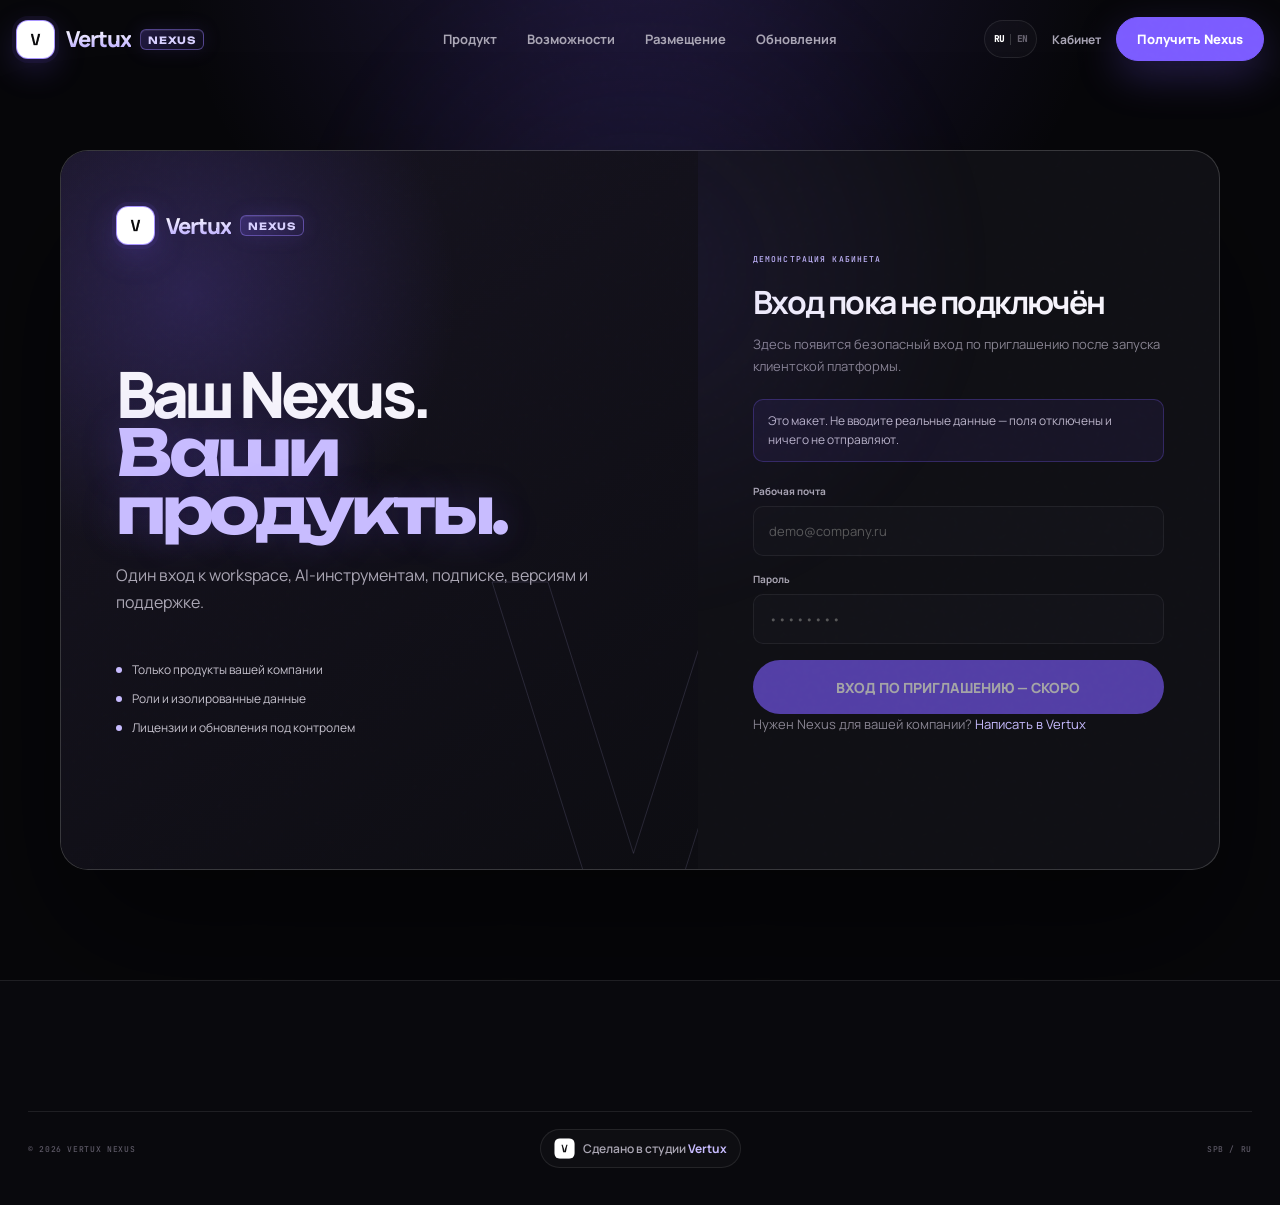
<file: account.html>
<!doctype html>
<html lang="ru">
<head>
  <meta charset="utf-8"><meta name="viewport" content="width=device-width,initial-scale=1"><meta name="theme-color" content="#07070a">
  <meta name="description" content="Демонстрация будущего клиентского кабинета Vertux Nexus." data-i18n-content="meta.accountDescription"><title>Вход — Vertux Nexus</title>
  <link rel="icon" href="icon.svg" type="image/svg+xml"><link rel="stylesheet" href="assets/fonts/fonts.css"><link rel="stylesheet" href="assets/site.css?v=6">
</head>
<body data-page="account">
  <div class="noise" aria-hidden="true"></div><div class="pointer-light" aria-hidden="true"></div>
  <header class="site-header" id="siteHeader"><div class="nav-wrap">
    <a class="brand" href="index.html"><span class="brand-icon"><img src="assets/vertux-mark.png" alt=""></span><span class="brand-name"><b>Vertux</b><small>NEXUS</small></span></a>
    <nav class="main-nav" id="mainNav" aria-label="Главная навигация" data-i18n-aria="aria.mainNav"><a href="index.html#product" data-i18n="nav.product">Продукт</a><a href="index.html#solutions" data-i18n="nav.solutions">Возможности</a><a href="index.html#deployment" data-i18n="nav.deployment">Размещение</a><a href="updates.html" data-i18n="nav.updates">Обновления</a></nav>
    <div class="nav-actions"><button class="language" type="button" data-lang-toggle aria-label="Сменить язык" data-i18n-aria="aria.language"><span data-lang="ru">RU</span><i></i><span data-lang="en">EN</span></button><a class="nav-login" href="account.html" data-i18n="nav.account">Кабинет</a><a class="pill pill-primary nav-cta" href="download.html" data-i18n="nav.get">Получить Nexus</a></div>
    <button class="menu-button" id="menuButton" type="button" aria-expanded="false" aria-controls="mainNav" aria-label="Открыть меню" data-i18n-aria="aria.menu"><span></span><span></span></button>
  </div></header>
  <main class="subpage"><div class="login-shell reveal">
    <section class="login-visual"><a class="brand" href="index.html"><span class="brand-icon"><img src="assets/vertux-mark.png" alt=""></span><span class="brand-name"><b>Vertux</b><small>NEXUS</small></span></a><h1 data-i18n-html="account.title">Ваш Nexus.<br><em>Ваши продукты.</em></h1><p data-i18n="account.lede">Один вход к workspace, AI-инструментам, подписке, версиям и поддержке.</p><div class="login-benefits"><span><i></i><span data-i18n="account.b1">Только продукты вашей компании</span></span><span><i></i><span data-i18n="account.b2">Роли и изолированные данные</span></span><span><i></i><span data-i18n="account.b3">Лицензии и обновления под контролем</span></span></div></section>
    <section class="login-form-wrap"><span data-i18n="account.formkicker">ДЕМОНСТРАЦИЯ КАБИНЕТА</span><h2 data-i18n="account.formtitle">Вход пока не подключён</h2><p data-i18n="account.formlede">Здесь появится безопасный вход по приглашению после запуска клиентской платформы.</p><p class="login-demo-note" id="loginDemoNotice" data-i18n="account.demoNotice">Это макет. Не вводите реальные данные — поля отключены и ничего не отправляют.</p><form class="login-form" aria-describedby="loginDemoNotice"><div class="field"><label for="email" data-i18n="account.email">Рабочая почта</label><input id="email" name="email" type="email" autocomplete="off" placeholder="demo@company.ru" disabled></div><div class="field"><label for="password" data-i18n="account.password">Пароль</label><input id="password" name="password" type="password" autocomplete="off" placeholder="••••••••" disabled></div><button class="pill pill-primary pill-large" type="button" disabled data-i18n="account.submit">ВХОД ПО ПРИГЛАШЕНИЮ — СКОРО</button></form><p class="login-help"><span data-i18n="account.help">Нужен Nexus для вашей компании?</span> <a href="https://t.me/VertuxManager" target="_blank" rel="noopener noreferrer" data-i18n="account.contact">Написать в Vertux</a></p></section>
  </div></main>
  <footer class="site-footer"><div class="shell footer-bottom"><span>© 2026 VERTUX NEXUS</span><a class="studio-credit" href="https://vertux.online" target="_blank" rel="noopener noreferrer"><img src="assets/vertux-mark.png" alt=""><span data-i18n-html="footer.made">Сделано в студии <b>Vertux</b></span></a><span>SPB / RU</span></div></footer>
  <script src="assets/site.js?v=6"></script>
</body></html>
</file>
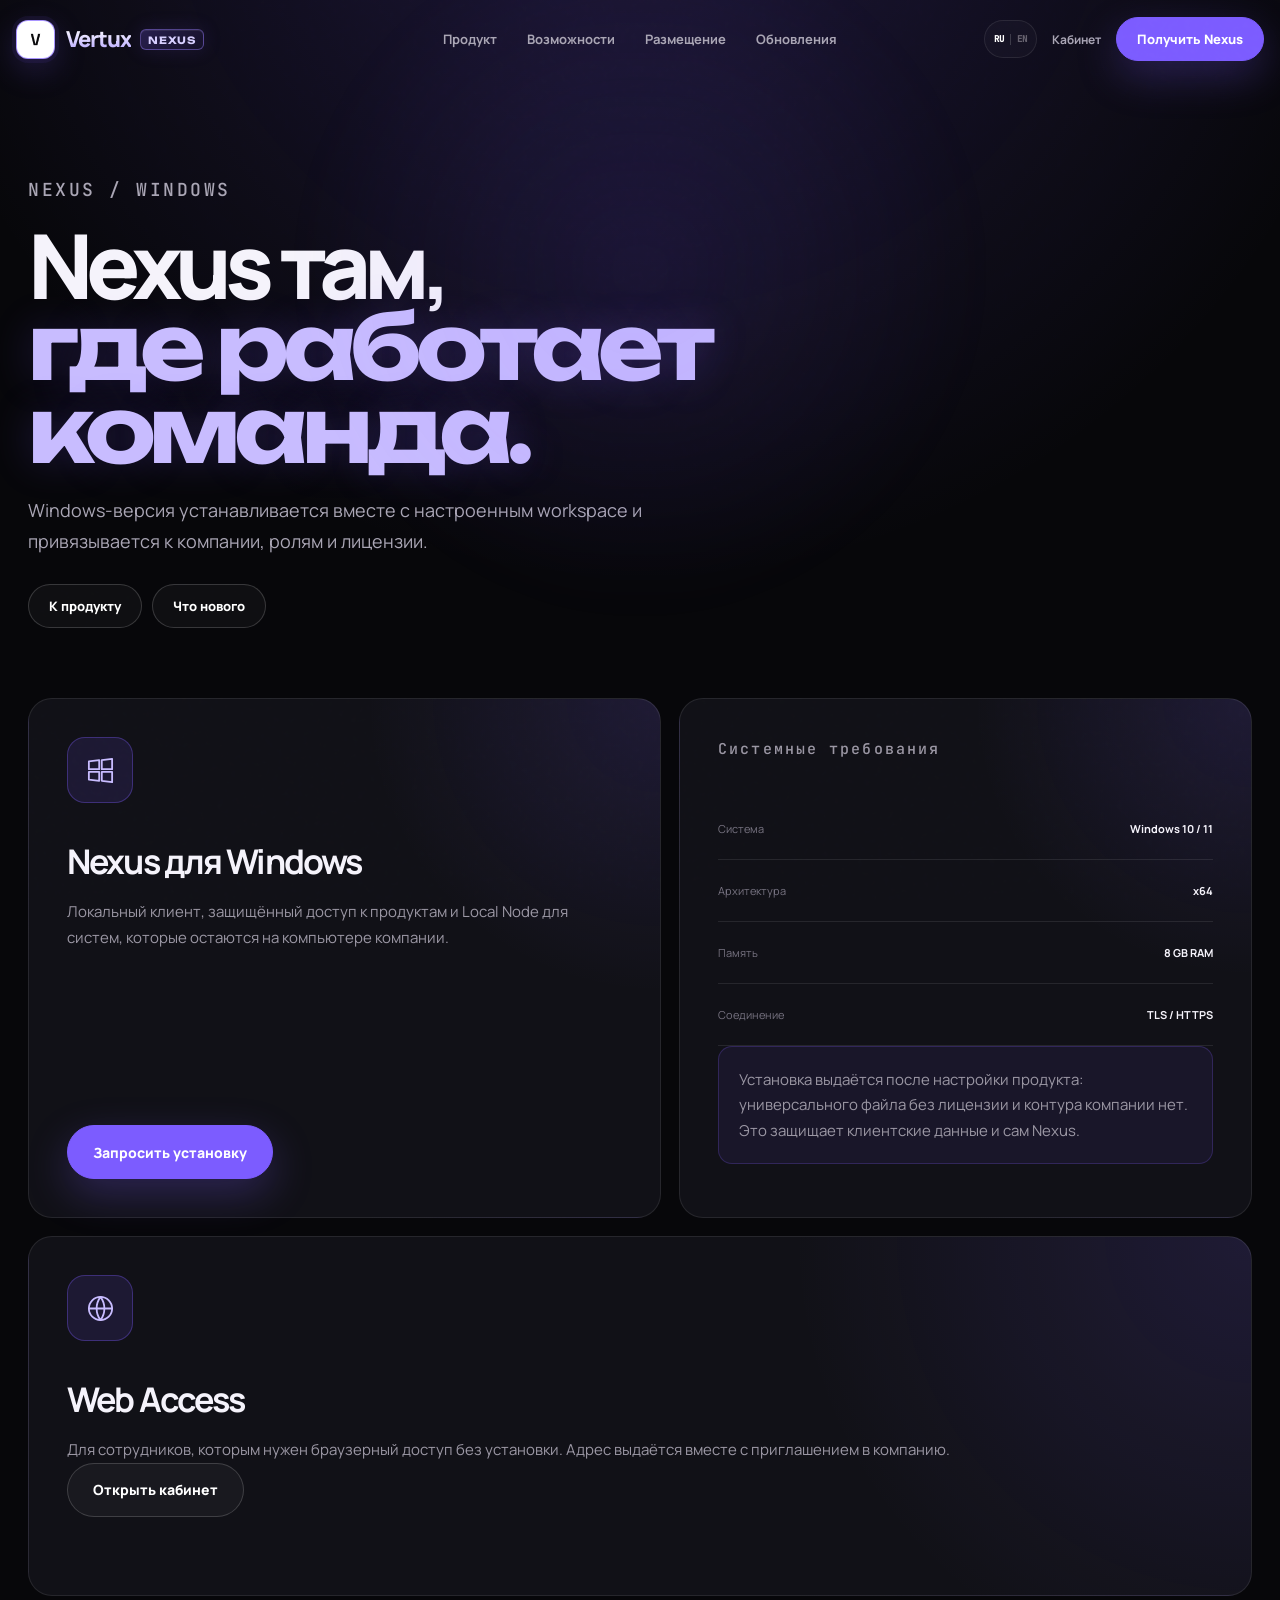
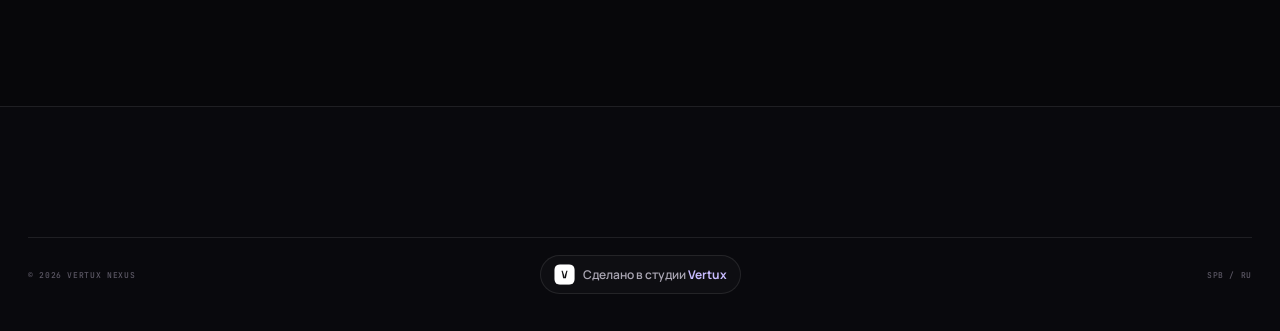
<file: download.html>
<!doctype html>
<html lang="ru">
<head>
  <meta charset="utf-8"><meta name="viewport" content="width=device-width,initial-scale=1"><meta name="theme-color" content="#07070a">
  <meta name="description" content="Страница будущего установщика Vertux Nexus для Windows и веб-доступа." data-i18n-content="meta.downloadDescription"><title>Nexus для Windows — Vertux Nexus</title>
  <link rel="icon" href="icon.svg" type="image/svg+xml"><link rel="stylesheet" href="assets/fonts/fonts.css"><link rel="stylesheet" href="assets/site.css?v=6">
</head>
<body data-page="download">
  <div class="noise" aria-hidden="true"></div><div class="pointer-light" aria-hidden="true"></div>
  <header class="site-header" id="siteHeader"><div class="nav-wrap">
    <a class="brand" href="index.html"><span class="brand-icon"><img src="assets/vertux-mark.png" alt=""></span><span class="brand-name"><b>Vertux</b><small>NEXUS</small></span></a>
    <nav class="main-nav" id="mainNav" aria-label="Главная навигация" data-i18n-aria="aria.mainNav"><a href="index.html#product" data-i18n="nav.product">Продукт</a><a href="index.html#solutions" data-i18n="nav.solutions">Возможности</a><a href="index.html#deployment" data-i18n="nav.deployment">Размещение</a><a href="updates.html" data-i18n="nav.updates">Обновления</a></nav>
    <div class="nav-actions"><button class="language" type="button" data-lang-toggle aria-label="Сменить язык" data-i18n-aria="aria.language"><span data-lang="ru">RU</span><i></i><span data-lang="en">EN</span></button><a class="nav-login" href="account.html" data-i18n="nav.account">Кабинет</a><a class="pill pill-primary nav-cta" href="download.html" data-i18n="nav.get">Получить Nexus</a></div>
    <button class="menu-button" id="menuButton" type="button" aria-expanded="false" aria-controls="mainNav" aria-label="Открыть меню" data-i18n-aria="aria.menu"><span></span><span></span></button>
  </div></header>
  <main class="subpage"><div class="shell">
    <header class="subpage-heading reveal"><p class="section-code" data-i18n="download.kicker">NEXUS / WINDOWS</p><h1 data-i18n-html="download.title">Nexus там,<br><em>где работает команда.</em></h1><p data-i18n="download.lede">Windows-версия устанавливается вместе с настроенным workspace и привязывается к компании, ролям и лицензии.</p><div class="subpage-actions"><a class="pill pill-ghost" href="index.html" data-i18n="download.back">К продукту</a><a class="pill pill-ghost" href="updates.html" data-i18n="download.changelog">Что нового</a></div></header>
    <section class="download-grid">
      <article class="download-card primary-card reveal"><span class="platform-icon"><svg viewBox="0 0 24 24"><path d="m3 5 8-1v7H3V5Zm10-1 8-1v8h-8V4ZM3 13h8v7l-8-1v-6Zm10 0h8v8l-8-1v-7Z"/></svg></span><h2 data-i18n="download.cardt">Nexus для Windows</h2><p data-i18n="download.cardd">Локальный клиент, защищённый доступ к продуктам и Local Node для систем, которые остаются на компьютере компании.</p><a class="pill pill-primary pill-large" href="https://t.me/VertuxManager" target="_blank" rel="noopener noreferrer" data-i18n="download.request">Запросить установку</a></article>
      <article class="download-card reveal"><p class="section-code" data-i18n="download.req">Системные требования</p><div class="requirements"><div><span data-i18n="download.os">Система</span><b>Windows 10 / 11</b></div><div><span data-i18n="download.arch">Архитектура</span><b>x64</b></div><div><span data-i18n="download.ram">Память</span><b>8 GB RAM</b></div><div><span data-i18n="download.net">Соединение</span><b>TLS / HTTPS</b></div></div><p class="access-note" data-i18n="download.note">Установка выдаётся после настройки продукта: универсального файла без лицензии и контура компании нет. Это защищает клиентские данные и сам Nexus.</p></article>
      <article class="download-card reveal"><span class="platform-icon"><svg viewBox="0 0 24 24"><circle cx="12" cy="12" r="9"/><path d="M3 12h18M12 3a15 15 0 0 1 0 18M12 3a15 15 0 0 0 0 18"/></svg></span><h2 data-i18n="download.webt">Web Access</h2><p data-i18n="download.webd">Для сотрудников, которым нужен браузерный доступ без установки. Адрес выдаётся вместе с приглашением в компанию.</p><a class="pill pill-ghost pill-large" href="account.html" data-i18n="download.account">Открыть кабинет</a></article>
    </section>
  </div></main>
  <footer class="site-footer"><div class="shell footer-bottom"><span>© 2026 VERTUX NEXUS</span><a class="studio-credit" href="https://vertux.online" target="_blank" rel="noopener noreferrer"><img src="assets/vertux-mark.png" alt=""><span data-i18n-html="footer.made">Сделано в студии <b>Vertux</b></span></a><span>SPB / RU</span></div></footer>
  <script src="assets/site.js?v=6"></script>
</body></html>
</file>
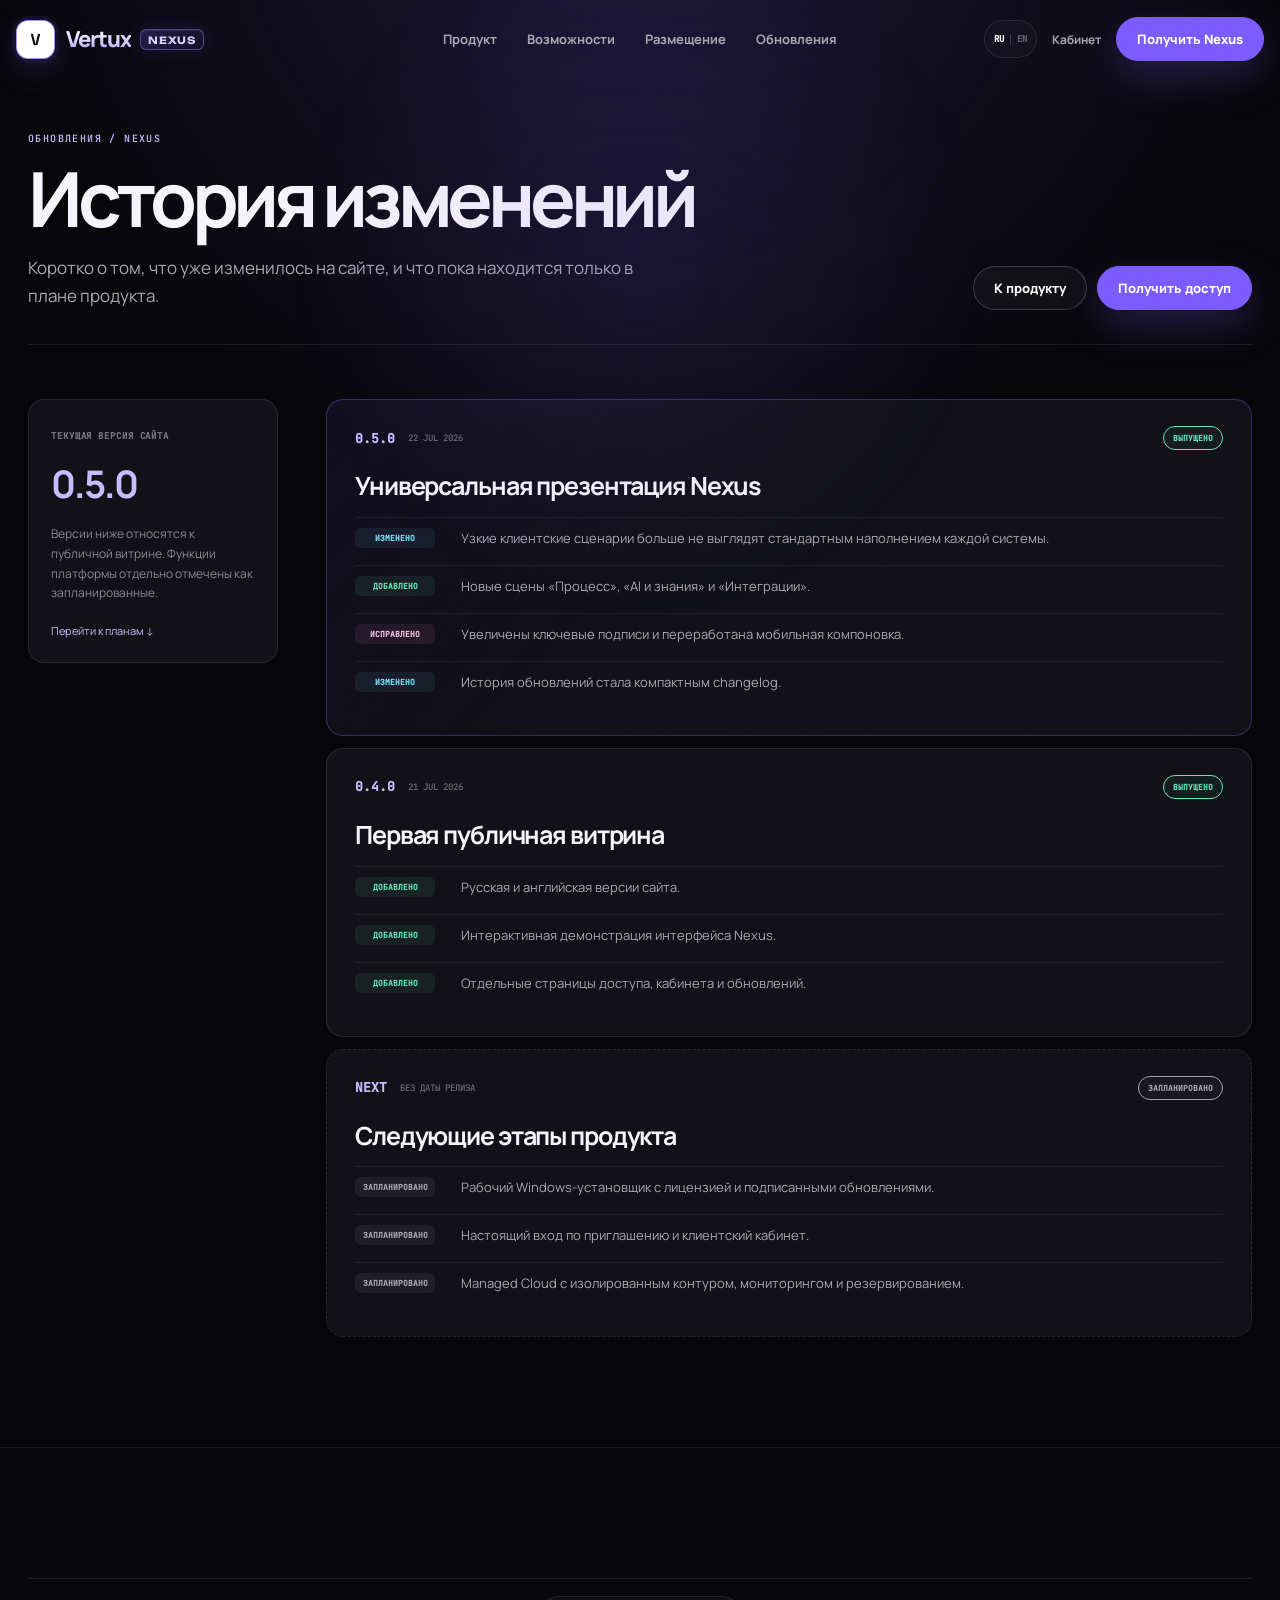
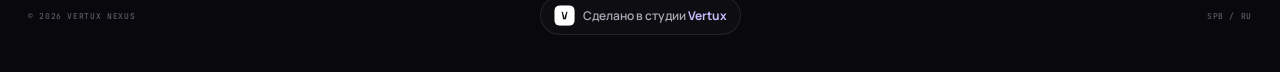
<file: updates.html>
<!doctype html>
<html lang="ru">
<head>
  <meta charset="utf-8"><meta name="viewport" content="width=device-width,initial-scale=1"><meta name="theme-color" content="#07070a">
  <meta name="description" content="Краткая история изменений сайта и будущие этапы Vertux Nexus." data-i18n-content="meta.updatesDescription"><title>Обновления - Vertux Nexus</title>
  <link rel="icon" href="icon.svg" type="image/svg+xml"><link rel="stylesheet" href="assets/fonts/fonts.css"><link rel="stylesheet" href="assets/site.css?v=6">
</head>
<body data-page="updates">
  <div class="noise" aria-hidden="true"></div><div class="pointer-light" aria-hidden="true"></div>
  <header class="site-header" id="siteHeader"><div class="nav-wrap">
    <a class="brand" href="index.html"><span class="brand-icon"><img src="assets/vertux-mark.png" alt=""></span><span class="brand-name"><b>Vertux</b><small>NEXUS</small></span></a>
    <nav class="main-nav" id="mainNav" aria-label="Главная навигация" data-i18n-aria="aria.mainNav"><a href="index.html#product" data-i18n="nav.product">Продукт</a><a href="index.html#solutions" data-i18n="nav.solutions">Возможности</a><a href="index.html#deployment" data-i18n="nav.deployment">Размещение</a><a href="updates.html" data-i18n="nav.updates">Обновления</a></nav>
    <div class="nav-actions"><button class="language" type="button" data-lang-toggle aria-label="Сменить язык" data-i18n-aria="aria.language"><span data-lang="ru">RU</span><i></i><span data-lang="en">EN</span></button><a class="nav-login" href="account.html" data-i18n="nav.account">Кабинет</a><a class="pill pill-primary nav-cta" href="download.html" data-i18n="nav.get">Получить Nexus</a></div>
    <button class="menu-button" id="menuButton" type="button" aria-expanded="false" aria-controls="mainNav" aria-label="Открыть меню" data-i18n-aria="aria.menu"><span></span><span></span></button>
  </div></header>
  <main class="subpage updates-page"><div class="shell updates-shell">
    <header class="updates-heading reveal"><div><p class="section-code" data-i18n="updates.kicker">ОБНОВЛЕНИЯ / NEXUS</p><h1 data-i18n="updates.titleCompact">История изменений</h1><p data-i18n="updates.ledeCompact">Коротко о том, что уже изменилось на сайте, и что пока находится только в плане продукта.</p></div><div class="subpage-actions"><a class="pill pill-ghost" href="index.html" data-i18n="updates.back">К продукту</a><a class="pill pill-primary" href="download.html" data-i18n="updates.access">Получить доступ</a></div></header>
    <div class="changelog-layout">
      <aside class="changelog-index reveal"><span data-i18n="updates.current">ТЕКУЩАЯ ВЕРСИЯ САЙТА</span><b>0.5.0</b><p data-i18n="updates.note">Версии ниже относятся к публичной витрине. Функции платформы отдельно отмечены как запланированные.</p><a href="#planned" data-i18n="updates.toPlan">Перейти к планам ↓</a></aside>
      <section class="changelog-list" aria-label="История версий" data-i18n-aria="aria.changelog">
        <article class="release release-current reveal"><header><div><b>0.5.0</b><span>22 JUL 2026</span></div><em class="release-status released" data-i18n="updates.released">ВЫПУЩЕНО</em></header><h2 data-i18n="updates.v050t">Универсальная презентация Nexus</h2><ul><li><span class="change-tag changed" data-i18n="updates.changed">ИЗМЕНЕНО</span><p data-i18n="updates.v050a">Узкие клиентские сценарии больше не выглядят стандартным наполнением каждой системы.</p></li><li><span class="change-tag added" data-i18n="updates.added">ДОБАВЛЕНО</span><p data-i18n="updates.v050b">Новые сцены «Процесс», «AI и знания» и «Интеграции».</p></li><li><span class="change-tag fixed" data-i18n="updates.fixed">ИСПРАВЛЕНО</span><p data-i18n="updates.v050c">Увеличены ключевые подписи и переработана мобильная компоновка.</p></li><li><span class="change-tag changed" data-i18n="updates.changed">ИЗМЕНЕНО</span><p data-i18n="updates.v050d">История обновлений стала компактным changelog.</p></li></ul></article>
        <article class="release reveal"><header><div><b>0.4.0</b><span>21 JUL 2026</span></div><em class="release-status released" data-i18n="updates.released">ВЫПУЩЕНО</em></header><h2 data-i18n="updates.v040t">Первая публичная витрина</h2><ul><li><span class="change-tag added" data-i18n="updates.added">ДОБАВЛЕНО</span><p data-i18n="updates.v040a">Русская и английская версии сайта.</p></li><li><span class="change-tag added" data-i18n="updates.added">ДОБАВЛЕНО</span><p data-i18n="updates.v040b">Интерактивная демонстрация интерфейса Nexus.</p></li><li><span class="change-tag added" data-i18n="updates.added">ДОБАВЛЕНО</span><p data-i18n="updates.v040c">Отдельные страницы доступа, кабинета и обновлений.</p></li></ul></article>
        <article class="release release-planned reveal" id="planned"><header><div><b>NEXT</b><span data-i18n="updates.noDate">БЕЗ ДАТЫ РЕЛИЗА</span></div><em class="release-status planned" data-i18n="updates.planned">ЗАПЛАНИРОВАНО</em></header><h2 data-i18n="updates.nextt">Следующие этапы продукта</h2><ul><li><span class="change-tag planned" data-i18n="updates.planned">ПЛАН</span><p data-i18n="updates.nexta">Рабочий Windows-установщик с лицензией и подписанными обновлениями.</p></li><li><span class="change-tag planned" data-i18n="updates.planned">ПЛАН</span><p data-i18n="updates.nextb">Настоящий вход по приглашению и клиентский кабинет.</p></li><li><span class="change-tag planned" data-i18n="updates.planned">ПЛАН</span><p data-i18n="updates.nextc">Managed Cloud с изолированным контуром, мониторингом и резервированием.</p></li></ul></article>
      </section>
    </div>
  </div></main>
  <footer class="site-footer"><div class="shell footer-bottom"><span>© 2026 VERTUX NEXUS</span><a class="studio-credit" href="https://vertux.online" target="_blank" rel="noopener noreferrer"><img src="assets/vertux-mark.png" alt=""><span data-i18n-html="footer.made">Сделано в студии <b>Vertux</b></span></a><span>SPB / RU</span></div></footer>
  <script src="assets/site.js?v=6"></script>
</body></html>
</file>
<file: assets/fonts/fonts.css>
/* cyrillic */
@font-face {
  font-family: 'JetBrains Mono';
  font-style: normal;
  font-weight: 400;
  font-display: swap;
  src: url(f01.woff2) format('woff2');
  unicode-range: U+0301, U+0400-045F, U+0490-0491, U+04B0-04B1, U+2116;
}
/* latin */
@font-face {
  font-family: 'JetBrains Mono';
  font-style: normal;
  font-weight: 400;
  font-display: swap;
  src: url(f00.woff2) format('woff2');
  unicode-range: U+0000-00FF, U+0131, U+0152-0153, U+02BB-02BC, U+02C6, U+02DA, U+02DC, U+0304, U+0308, U+0329, U+2000-206F, U+20AC, U+2122, U+2191, U+2193, U+2212, U+2215, U+FEFF, U+FFFD;
}
/* cyrillic */
@font-face {
  font-family: 'JetBrains Mono';
  font-style: normal;
  font-weight: 500;
  font-display: swap;
  src: url(f01.woff2) format('woff2');
  unicode-range: U+0301, U+0400-045F, U+0490-0491, U+04B0-04B1, U+2116;
}
/* latin */
@font-face {
  font-family: 'JetBrains Mono';
  font-style: normal;
  font-weight: 500;
  font-display: swap;
  src: url(f00.woff2) format('woff2');
  unicode-range: U+0000-00FF, U+0131, U+0152-0153, U+02BB-02BC, U+02C6, U+02DA, U+02DC, U+0304, U+0308, U+0329, U+2000-206F, U+20AC, U+2122, U+2191, U+2193, U+2212, U+2215, U+FEFF, U+FFFD;
}
/* cyrillic */
@font-face {
  font-family: 'Manrope';
  font-style: normal;
  font-weight: 400;
  font-display: swap;
  src: url(f02.woff2) format('woff2');
  unicode-range: U+0301, U+0400-045F, U+0490-0491, U+04B0-04B1, U+2116;
}
/* latin */
@font-face {
  font-family: 'Manrope';
  font-style: normal;
  font-weight: 400;
  font-display: swap;
  src: url(f03.woff2) format('woff2');
  unicode-range: U+0000-00FF, U+0131, U+0152-0153, U+02BB-02BC, U+02C6, U+02DA, U+02DC, U+0304, U+0308, U+0329, U+2000-206F, U+20AC, U+2122, U+2191, U+2193, U+2212, U+2215, U+FEFF, U+FFFD;
}
/* cyrillic */
@font-face {
  font-family: 'Manrope';
  font-style: normal;
  font-weight: 500;
  font-display: swap;
  src: url(f02.woff2) format('woff2');
  unicode-range: U+0301, U+0400-045F, U+0490-0491, U+04B0-04B1, U+2116;
}
/* latin */
@font-face {
  font-family: 'Manrope';
  font-style: normal;
  font-weight: 500;
  font-display: swap;
  src: url(f03.woff2) format('woff2');
  unicode-range: U+0000-00FF, U+0131, U+0152-0153, U+02BB-02BC, U+02C6, U+02DA, U+02DC, U+0304, U+0308, U+0329, U+2000-206F, U+20AC, U+2122, U+2191, U+2193, U+2212, U+2215, U+FEFF, U+FFFD;
}
/* cyrillic */
@font-face {
  font-family: 'Manrope';
  font-style: normal;
  font-weight: 600;
  font-display: swap;
  src: url(f02.woff2) format('woff2');
  unicode-range: U+0301, U+0400-045F, U+0490-0491, U+04B0-04B1, U+2116;
}
/* latin */
@font-face {
  font-family: 'Manrope';
  font-style: normal;
  font-weight: 600;
  font-display: swap;
  src: url(f03.woff2) format('woff2');
  unicode-range: U+0000-00FF, U+0131, U+0152-0153, U+02BB-02BC, U+02C6, U+02DA, U+02DC, U+0304, U+0308, U+0329, U+2000-206F, U+20AC, U+2122, U+2191, U+2193, U+2212, U+2215, U+FEFF, U+FFFD;
}
/* cyrillic */
@font-face {
  font-family: 'Manrope';
  font-style: normal;
  font-weight: 700;
  font-display: swap;
  src: url(f02.woff2) format('woff2');
  unicode-range: U+0301, U+0400-045F, U+0490-0491, U+04B0-04B1, U+2116;
}
/* latin */
@font-face {
  font-family: 'Manrope';
  font-style: normal;
  font-weight: 700;
  font-display: swap;
  src: url(f03.woff2) format('woff2');
  unicode-range: U+0000-00FF, U+0131, U+0152-0153, U+02BB-02BC, U+02C6, U+02DA, U+02DC, U+0304, U+0308, U+0329, U+2000-206F, U+20AC, U+2122, U+2191, U+2193, U+2212, U+2215, U+FEFF, U+FFFD;
}
/* cyrillic */
@font-face {
  font-family: 'Manrope';
  font-style: normal;
  font-weight: 800;
  font-display: swap;
  src: url(f02.woff2) format('woff2');
  unicode-range: U+0301, U+0400-045F, U+0490-0491, U+04B0-04B1, U+2116;
}
/* latin */
@font-face {
  font-family: 'Manrope';
  font-style: normal;
  font-weight: 800;
  font-display: swap;
  src: url(f03.woff2) format('woff2');
  unicode-range: U+0000-00FF, U+0131, U+0152-0153, U+02BB-02BC, U+02C6, U+02DA, U+02DC, U+0304, U+0308, U+0329, U+2000-206F, U+20AC, U+2122, U+2191, U+2193, U+2212, U+2215, U+FEFF, U+FFFD;
}
/* cyrillic */
@font-face {
  font-family: 'Unbounded';
  font-style: normal;
  font-weight: 600;
  font-display: swap;
  src: url(f05.woff2) format('woff2');
  unicode-range: U+0301, U+0400-045F, U+0490-0491, U+04B0-04B1, U+2116;
}
/* latin */
@font-face {
  font-family: 'Unbounded';
  font-style: normal;
  font-weight: 600;
  font-display: swap;
  src: url(f04.woff2) format('woff2');
  unicode-range: U+0000-00FF, U+0131, U+0152-0153, U+02BB-02BC, U+02C6, U+02DA, U+02DC, U+0304, U+0308, U+0329, U+2000-206F, U+20AC, U+2122, U+2191, U+2193, U+2212, U+2215, U+FEFF, U+FFFD;
}
/* cyrillic */
@font-face {
  font-family: 'Unbounded';
  font-style: normal;
  font-weight: 700;
  font-display: swap;
  src: url(f05.woff2) format('woff2');
  unicode-range: U+0301, U+0400-045F, U+0490-0491, U+04B0-04B1, U+2116;
}
/* latin */
@font-face {
  font-family: 'Unbounded';
  font-style: normal;
  font-weight: 700;
  font-display: swap;
  src: url(f04.woff2) format('woff2');
  unicode-range: U+0000-00FF, U+0131, U+0152-0153, U+02BB-02BC, U+02C6, U+02DA, U+02DC, U+0304, U+0308, U+0329, U+2000-206F, U+20AC, U+2122, U+2191, U+2193, U+2212, U+2215, U+FEFF, U+FFFD;
}
/* cyrillic */
@font-face {
  font-family: 'Unbounded';
  font-style: normal;
  font-weight: 800;
  font-display: swap;
  src: url(f05.woff2) format('woff2');
  unicode-range: U+0301, U+0400-045F, U+0490-0491, U+04B0-04B1, U+2116;
}
/* latin */
@font-face {
  font-family: 'Unbounded';
  font-style: normal;
  font-weight: 800;
  font-display: swap;
  src: url(f04.woff2) format('woff2');
  unicode-range: U+0000-00FF, U+0131, U+0152-0153, U+02BB-02BC, U+02C6, U+02DA, U+02DC, U+0304, U+0308, U+0329, U+2000-206F, U+20AC, U+2122, U+2191, U+2193, U+2212, U+2215, U+FEFF, U+FFFD;
}
/* cyrillic */
@font-face {
  font-family: 'Unbounded';
  font-style: normal;
  font-weight: 900;
  font-display: swap;
  src: url(f05.woff2) format('woff2');
  unicode-range: U+0301, U+0400-045F, U+0490-0491, U+04B0-04B1, U+2116;
}
/* latin */
@font-face {
  font-family: 'Unbounded';
  font-style: normal;
  font-weight: 900;
  font-display: swap;
  src: url(f04.woff2) format('woff2');
  unicode-range: U+0000-00FF, U+0131, U+0152-0153, U+02BB-02BC, U+02C6, U+02DA, U+02DC, U+0304, U+0308, U+0329, U+2000-206F, U+20AC, U+2122, U+2191, U+2193, U+2212, U+2215, U+FEFF, U+FFFD;
}
</file>
<file: assets/site.css>
:root {
  color-scheme: dark;
  --ink: #07070a;
  --ink-2: #0b0b10;
  --graphite: #111117;
  --graphite-2: #17171f;
  --panel: #14141b;
  --panel-2: #1a1a23;
  --text: #f5f3fb;
  --muted: #aaa6b5;
  --dim: #74707f;
  --line: rgba(255,255,255,.09);
  --line-strong: rgba(255,255,255,.17);
  --violet: #7c5cff;
  --violet-light: #c8bcff;
  --violet-deep: #4d32d8;
  --cyan: #75e3ff;
  --mint: #62e4b4;
  --pink: #ff8ed8;
  --display: 'Manrope', system-ui, sans-serif;
  --accent: 'Unbounded', system-ui, sans-serif;
  --body: 'Manrope', system-ui, sans-serif;
  --mono: 'JetBrains Mono', monospace;
  --shell: min(1320px, calc(100vw - 56px));
  --mx: 50vw;
  --my: 30vh;
}

* { box-sizing: border-box; }
html { scroll-behavior: smooth; background: var(--ink); }
body { margin: 0; overflow-x: hidden; background: var(--ink); color: var(--text); font-family: var(--body); font-size: 16px; -webkit-font-smoothing: antialiased; }
body.menu-open { overflow: hidden; }
a { color: inherit; text-decoration: none; }
button, input { font: inherit; }
button { color: inherit; }
img, svg { display: block; }
svg { fill: none; stroke: currentColor; stroke-linecap: round; stroke-linejoin: round; }
::selection { background: var(--violet); color: #fff; }
.shell { width: var(--shell); margin-inline: auto; }
.skip-link { position: fixed; z-index: 999; top: 12px; left: 12px; padding: 10px 14px; border-radius: 10px; background: #fff; color: #111; transform: translateY(-150%); transition: transform .2s; }
.skip-link:focus { transform: none; }
.noise { position: fixed; z-index: 200; inset: 0; pointer-events: none; opacity: .045; mix-blend-mode: soft-light; background-image: url("data:image/svg+xml,%3Csvg viewBox='0 0 180 180' xmlns='http://www.w3.org/2000/svg'%3E%3Cfilter id='n'%3E%3CfeTurbulence type='fractalNoise' baseFrequency='.82' numOctaves='3' stitchTiles='stitch'/%3E%3C/filter%3E%3Crect width='100%25' height='100%25' filter='url(%23n)' opacity='.65'/%3E%3C/svg%3E"); }
.pointer-light { position: fixed; z-index: 0; width: 720px; height: 720px; left: var(--mx); top: var(--my); pointer-events: none; border-radius: 50%; background: radial-gradient(circle, rgba(124,92,255,.1), transparent 68%); transform: translate(-50%,-50%); filter: blur(18px); }
.reveal { opacity: 1; transform: none; }
.js.motion-ready .reveal { opacity: 0; transform: translateY(28px); transition: opacity .8s cubic-bezier(.2,.7,.2,1), transform .8s cubic-bezier(.2,.7,.2,1); }
.js.motion-ready .reveal.visible { opacity: 1; transform: none; }
.magnetic { will-change: transform; }
:where(a,button,input):focus-visible { outline: 2px solid var(--violet-light); outline-offset: 4px; }

/* Header */
.site-header { position: fixed; z-index: 100; top: 0; left: 0; right: 0; border-bottom: 1px solid transparent; transition: background .3s, border-color .3s; }
.site-header.scrolled { background: rgba(7,7,10,.78); border-color: var(--line); backdrop-filter: blur(24px) saturate(1.2); }
.nav-wrap { width: min(1440px,calc(100vw - 32px)); height: 78px; margin: 0 auto; display: grid; grid-template-columns: 1fr auto 1fr; align-items: center; }
.brand { width: max-content; display: flex; align-items: center; gap: 11px; }
.brand-icon { width: 39px; height: 39px; padding: 2px; display: grid; place-items: center; border: 1px solid rgba(124,92,255,.65); border-radius: 12px; background: #fff; box-shadow: 0 0 0 4px rgba(124,92,255,.08), 0 10px 32px rgba(124,92,255,.22); overflow: hidden; }
.brand-icon img { width: 100%; height: 100%; object-fit: cover; border-radius: 9px; }
.brand-name { display: flex; align-items: center; gap: 9px; }
.brand-name b { font: 720 22px/1 var(--body); letter-spacing: -.045em; background: linear-gradient(180deg,#fff 0%,#baabff 100%); -webkit-background-clip: text; background-clip: text; color: transparent; }
.brand-name small { padding: 5px 7px 4px; border: 1px solid rgba(156,130,255,.42); border-radius: 6px; background: linear-gradient(135deg,rgba(124,92,255,.24),rgba(124,92,255,.06)); color: #d8d0ff; font: 650 10px/1 var(--accent); letter-spacing: .08em; box-shadow: inset 0 1px rgba(255,255,255,.08),0 0 20px rgba(124,92,255,.13); }
.main-nav { display: flex; align-items: center; gap: 30px; }
.main-nav a { position: relative; color: var(--muted); font-size: 13px; font-weight: 650; transition: color .2s; }
.main-nav a::after { content: ''; position: absolute; left: 0; right: 100%; bottom: -8px; height: 1px; background: var(--violet-light); transition: right .25s; }
.main-nav a:hover { color: #fff; }
.main-nav a:hover::after { right: 0; }
.nav-actions { justify-self: end; display: flex; align-items: center; gap: 10px; }
.language { height: 38px; padding: 0 9px; display: flex; align-items: center; gap: 6px; border: 1px solid var(--line); border-radius: 999px; background: rgba(255,255,255,.025); color: #65616e; font: 650 9px var(--mono); cursor: pointer; }
.language i { width: 1px; height: 11px; background: var(--line-strong); }
.language span.active { color: #fff; }
.nav-login { padding: 10px 5px; color: var(--muted); font-size: 12px; font-weight: 650; }
.pill { min-height: 44px; padding: 0 20px; display: inline-flex; align-items: center; justify-content: center; gap: 9px; border: 1px solid var(--line-strong); border-radius: 999px; background: rgba(255,255,255,.035); color: #fff; font-size: 13px; font-weight: 720; transition: transform .25s, border-color .25s, background .25s, box-shadow .25s; }
.pill:hover { transform: translateY(-2px); border-color: rgba(200,188,255,.5); }
.pill-primary { border-color: var(--violet); background: var(--violet); box-shadow: 0 15px 42px rgba(124,92,255,.26); }
.pill-primary:hover { background: #8b72ff; box-shadow: 0 18px 54px rgba(124,92,255,.4); }
.pill-ghost:hover { background: rgba(124,92,255,.09); }
.pill-large { min-height: 54px; padding: 0 25px; font-size: 14px; }
.pill svg { width: 18px; height: 18px; stroke-width: 1.7; }
.live-dot { width: 7px; height: 7px; border-radius: 50%; background: var(--mint); box-shadow: 0 0 0 0 rgba(98,228,180,.5); animation: pulseDot 2s infinite; }
@keyframes pulseDot { 70% { box-shadow: 0 0 0 8px rgba(98,228,180,0); } }
.menu-button { display: none; width: 42px; height: 42px; border: 1px solid var(--line); border-radius: 50%; background: rgba(255,255,255,.03); cursor: pointer; }
.menu-button span { width: 16px; height: 1px; display: block; margin: 4px auto; background: #fff; }

/* Hero */
.hero { position: relative; z-index: 1; min-height: 100vh; padding: 158px 0 116px; overflow: clip; }
.hero-grid { position: absolute; z-index: -3; inset: 0; background-image: linear-gradient(rgba(255,255,255,.028) 1px,transparent 1px),linear-gradient(90deg,rgba(255,255,255,.028) 1px,transparent 1px); background-size: 76px 76px; mask-image: linear-gradient(#000 0%,rgba(0,0,0,.92) 67%,transparent 98%); }
.hero::before { content: ''; position: absolute; z-index: -2; width: 1200px; height: 900px; top: -430px; left: 50%; transform: translateX(-50%); border-radius: 50%; background: radial-gradient(circle,rgba(124,92,255,.28),rgba(124,92,255,.08) 42%,transparent 70%); filter: blur(10px); }
.hero-beam { position: absolute; z-index: -1; width: 850px; height: 2px; top: 520px; left: 50%; transform-origin: left; background: linear-gradient(90deg,transparent,rgba(124,92,255,.45),transparent); filter: blur(.2px); opacity: .5; }
.beam-a { transform: rotate(25deg) translateX(-50%); }
.beam-b { transform: rotate(155deg) translateX(-50%); }
.hero-copy { position: relative; z-index: 3; max-width: 1080px; text-align: center; }
.hero-ghost { position: absolute; z-index: -1; top: 78px; left: 50%; transform: translateX(-50%) scaleX(.94); color: transparent; -webkit-text-stroke: 1px rgba(200,188,255,.07); font: 750 clamp(150px,26vw,430px)/.8 var(--accent); letter-spacing: -.12em; white-space: nowrap; user-select: none; }
.product-kicker { width: max-content; max-width: 100%; margin: 0 auto 25px; padding: 9px 14px; display: flex; align-items: center; gap: 9px; border: 1px solid rgba(124,92,255,.28); border-radius: 999px; background: rgba(124,92,255,.075); color: var(--violet-light); font: 550 9px var(--mono); letter-spacing: .13em; }
.product-kicker span { width: 6px; height: 6px; border-radius: 50%; background: var(--mint); box-shadow: 0 0 12px var(--mint); }
h1 { margin: 0; font: 720 clamp(62px,7.7vw,112px)/.91 var(--display); letter-spacing: -.075em; }
h1 em, .section-heading h2 em, .final-inner h2 em { color: var(--violet-light); font-style: normal; font-family: var(--accent); font-weight: 620; letter-spacing: -.07em; text-shadow: 0 0 40px rgba(124,92,255,.22); }
.hero-lede { max-width: 760px; margin: 30px auto 0; color: var(--muted); font-size: clamp(17px,1.45vw,20px); line-height: 1.7; }
.hero-actions { margin-top: 31px; display: flex; justify-content: center; gap: 11px; flex-wrap: wrap; }
.hero-note { margin: 18px auto 0; color: #817c8b; font: 550 9px var(--mono); letter-spacing: .11em; }
.hero-status { width: min(850px,100%); margin: 34px auto 0; display: grid; grid-template-columns: repeat(3,1fr); border-top: 1px solid var(--line); border-bottom: 1px solid var(--line); background: linear-gradient(90deg,transparent,rgba(124,92,255,.055),transparent); }
.hero-status > span { min-height: 72px; padding: 13px 20px; display: grid; grid-template-columns: auto 1fr; align-content: center; align-items: center; gap: 3px 12px; text-align: left; border-right: 1px solid var(--line); }
.hero-status > span:last-child { border-right: 0; }
.hero-status i { grid-row: 1/3; color: var(--violet-light); font: 550 9px var(--mono); font-style: normal; }
.hero-status b { font-size: 12px; letter-spacing: -.02em; }
.hero-status small { color: #666270; font: 550 8px var(--mono); letter-spacing: .08em; }

/* Product window */
.product-stage { position: relative; z-index: 5; height: 280vh; min-height: 2380px; margin-top: 20px; perspective: 1600px; --stage-progress: 0; }
.stage-sticky { position: sticky; top: 72px; height: calc(100vh - 82px); min-height: 730px; display: grid; align-content: center; perspective: 1600px; }
.stage-sticky::before { content: ''; position: absolute; z-index: 2; left: 50%; bottom: 8%; width: 58%; height: 32px; transform: translateX(-50%) scaleX(calc(.75 + var(--stage-progress) * .25)); border-radius: 50%; background: radial-gradient(ellipse,rgba(124,92,255,.34),rgba(0,0,0,.7) 58%,transparent 75%); filter: blur(12px); opacity: calc(.35 + var(--stage-progress) * .55); }
.stage-aura { position: absolute; left: 50%; top: 3%; width: 94%; height: 88%; transform: translateX(-50%); background: radial-gradient(ellipse,rgba(124,92,255,.24),rgba(124,92,255,.055) 45%,transparent 72%); filter: blur(25px); }
.stage-rings i { position: absolute; left: 50%; top: 50%; border: 1px solid rgba(124,92,255,.13); border-radius: 50%; transform: translate(-50%,-50%) rotate(-7deg); }
.stage-rings i:nth-child(1) { width: 1220px; height: 430px; }
.stage-rings i:nth-child(2) { width: 1010px; height: 350px; transform: translate(-50%,-50%) rotate(7deg); border-color: rgba(117,227,255,.08); }
.stage-rings i:nth-child(3) { width: 790px; height: 280px; transform: translate(-50%,-50%) rotate(-15deg); }
.product-window { position: relative; z-index: 4; width: min(1180px,90%); height: min(720px,calc(100vh - 132px)); min-height: 640px; margin: 0 auto; border: 1px solid rgba(255,255,255,.24); border-radius: 24px; background: #0b0b0f; box-shadow: 0 85px 160px rgba(0,0,0,.65),0 0 100px rgba(124,92,255,.15),inset 0 1px rgba(255,255,255,.1),0 0 0 7px rgba(8,8,12,.72); overflow: hidden; transform: translateY(var(--lift,0px)) scale(var(--stage-scale,1)) rotateX(var(--rx,2deg)) rotateY(var(--ry,0deg)); transition: transform .12s linear,box-shadow .4s; }
.product-window::after { content: ''; position: absolute; z-index: 20; inset: 0; pointer-events: none; border-radius: inherit; background: linear-gradient(128deg,rgba(255,255,255,.13),transparent 13%,transparent 70%,rgba(124,92,255,.07)); mix-blend-mode: screen; }
.stage-satellite { position: absolute; z-index: 7; min-width: 242px; padding: 14px 15px; display: grid; grid-template-columns: auto 1fr auto; align-items: center; gap: 11px; border: 1px solid rgba(255,255,255,.18); border-radius: 15px; background: rgba(18,18,25,.82); box-shadow: 0 25px 65px rgba(0,0,0,.42); backdrop-filter: blur(18px); opacity: 0; filter: blur(8px); pointer-events: none; transition: opacity .6s, transform .75s cubic-bezier(.2,.8,.2,1), filter .6s; }
.stage-satellite .sat-icon { width: 35px; height: 35px; display: grid; place-items: center; border-radius: 10px; background: rgba(124,92,255,.16); color: var(--violet-light); font: 650 8px var(--mono); font-style: normal; }
.stage-satellite .sat-icon.cyan { color: var(--cyan); background: rgba(117,227,255,.1); }
.stage-satellite .sat-icon.pink { color: var(--pink); background: rgba(255,142,216,.1); }
.stage-satellite .sat-icon.mint { color: var(--mint); background: rgba(98,228,180,.1); }
.stage-satellite span { display: grid; gap: 4px; }
.stage-satellite b { font-size: 11px; }
.stage-satellite small { color: #716d7a; font: 550 8px var(--mono); }
.stage-satellite > em { width: 7px; height: 7px; border-radius: 50%; background: var(--mint); box-shadow: 0 0 12px var(--mint); }
.sat-1 { left: -1%; top: 18%; transform: translate(-45px,35px) rotate(-4deg); }
.sat-2 { right: -1%; top: 28%; transform: translate(45px,30px) rotate(4deg); }
.sat-3 { left: 1%; bottom: 18%; transform: translate(-40px,-25px) rotate(3deg); }
.sat-4 { right: 1%; bottom: 14%; transform: translate(40px,-25px) rotate(-3deg); }
.stage-progress { position: absolute; z-index: 8; left: 4px; top: 22%; width: 2px; height: 56%; border-radius: 99px; background: rgba(255,255,255,.08); overflow: hidden; }
.stage-progress i { position: absolute; inset: 0; transform: scaleY(var(--stage-progress)); transform-origin: top; background: linear-gradient(var(--violet-light),var(--violet),var(--cyan)); box-shadow: 0 0 12px var(--violet); }
.stage-chapters { position: absolute; z-index: 8; left: 18px; top: 50%; display: grid; gap: 17px; transform: translateY(-50%); }
.stage-chapters span { display: grid; grid-template-columns: 20px auto; align-items: center; gap: 8px; color: #55515f; transition: color .35s,transform .35s; }
.stage-chapters span.active { color: #fff; transform: translateX(5px); }
.stage-chapters i { font: 550 8px var(--mono); font-style: normal; }
.stage-chapters b { max-width: 72px; font: 650 9px/1.3 var(--body); }
.product-stage.motion-1 .sat-1,.product-stage.motion-2 .sat-1,.product-stage.motion-3 .sat-1,.product-stage.motion-4 .sat-1 { opacity: 1; filter: none; transform: translate(0,0) rotate(-2deg); }
.product-stage.motion-2 .sat-2,.product-stage.motion-3 .sat-2,.product-stage.motion-4 .sat-2 { opacity: 1; filter: none; transform: translate(0,0) rotate(2deg); }
.product-stage.motion-3 .sat-3,.product-stage.motion-4 .sat-3 { opacity: 1; filter: none; transform: translate(0,0) rotate(1deg); }
.product-stage.motion-4 .sat-4 { opacity: 1; filter: none; transform: translate(0,0) rotate(-1deg); }
.window-bar { height: 54px; padding: 0 19px; display: grid; grid-template-columns: 1fr auto 1fr; align-items: center; border-bottom: 1px solid var(--line); background: #0e0e13; }
.window-dots { display: flex; gap: 7px; }
.window-dots i { width: 8px; height: 8px; border-radius: 50%; background: #35343f; }
.window-dots i:first-child { background: var(--violet); }
.window-address { padding: 8px 22px; border: 1px solid var(--line); border-radius: 999px; color: #777381; font: 550 8px var(--mono); letter-spacing: .1em; }
.window-health { justify-self: end; display: flex; align-items: center; gap: 8px; color: #8c8895; font: 550 8px var(--mono); }
.window-health i { width: 6px; height: 6px; border-radius: 50%; background: var(--mint); box-shadow: 0 0 9px var(--mint); }
.product-ui { height: calc(100% - 54px); display: grid; grid-template-columns: 220px 1fr; }
.app-sidebar { position: relative; padding: 23px 15px; border-right: 1px solid var(--line); background: #0b0b10; }
.sidebar-tabs { display: grid; }
.app-brand { padding: 0 8px 24px; display: flex; align-items: center; gap: 10px; }
.app-brand img { width: 34px; height: 34px; border-radius: 9px; }
.app-brand span { display: grid; gap: 2px; }
.app-brand b { font-size: 13px; letter-spacing: -.03em; }
.app-brand small { color: var(--violet-light); font: 550 8px var(--mono); letter-spacing: .14em; }
.sidebar-label { margin: 9px 10px 8px; color: #504d59; font: 550 8px var(--mono); letter-spacing: .14em; text-transform: uppercase; }
.side-item { width: 100%; min-height: 46px; padding: 0 12px; display: flex; align-items: center; gap: 11px; border: 0; border-radius: 10px; background: transparent; color: #777381; text-align: left; font-size: 12px; font-weight: 650; cursor: pointer; transition: color .2s,background .2s; }
.side-item svg { width: 17px; height: 17px; stroke-width: 1.5; }
.side-item:hover { color: #fff; }
.side-item.active { color: #fff; background: linear-gradient(90deg,rgba(124,92,255,.2),rgba(124,92,255,.05)); }
.side-item.active svg { color: var(--violet-light); }
.sidebar-bottom { position: absolute; left: 15px; right: 15px; bottom: 16px; padding: 11px; display: grid; grid-template-columns: auto 1fr auto; align-items: center; gap: 9px; border: 1px solid var(--line); border-radius: 11px; background: #111118; }
.sidebar-bottom .avatar { width: 31px; height: 31px; display: grid; place-items: center; border-radius: 8px; background: linear-gradient(135deg,var(--violet),#35246c); font: 650 8px var(--mono); }
.sidebar-bottom span:nth-child(2) { display: grid; gap: 2px; }
.sidebar-bottom b { font-size: 9px; }
.sidebar-bottom small { color: #605c69; font: 550 8px var(--mono); }
.sidebar-bottom > i { width: 6px; height: 6px; border-radius: 50%; background: var(--mint); }
.app-content { position: relative; background: radial-gradient(circle at 90% -10%,rgba(124,92,255,.12),transparent 30%),#101015; overflow: hidden; }
.demo-panel { position: absolute; inset: 0; padding: 35px 37px; opacity: 0; visibility: hidden; transform: translateY(12px); transition: opacity .4s, transform .5s, visibility .4s; }
.demo-panel.active { opacity: 1; visibility: visible; transform: none; }
.demo-heading { display: flex; align-items: flex-start; justify-content: space-between; gap: 20px; }
.demo-eyebrow { color: var(--violet-light); font: 550 8px var(--mono); letter-spacing: .13em; }
.demo-heading h2 { margin: 8px 0 7px; font-size: 25px; line-height: 1.2; letter-spacing: -.045em; }
.demo-heading p { margin: 0; color: #7e7988; font-size: 12px; }
.demo-action { min-height: 40px; padding: 0 14px; display: flex; align-items: center; gap: 8px; border: 1px solid rgba(124,92,255,.35); border-radius: 9px; background: rgba(124,92,255,.11); color: var(--violet-light); font-size: 10px; font-weight: 700; }
.demo-action span:first-child { font-size: 18px; font-weight: 400; }
.metric-grid { margin-top: 25px; display: grid; grid-template-columns: repeat(3,1fr); gap: 10px; }
.metric-grid article { min-height: 112px; padding: 16px; border: 1px solid var(--line); border-radius: 13px; background: rgba(20,20,27,.88); }
.metric-grid span { display: block; color: #797583; font-size: 11px; }
.metric-grid b { display: block; margin: 8px 0 3px; font: 650 27px var(--display); letter-spacing: -.05em; }
.metric-grid small { color: #7a7684; font-size: 9px; }
.metric-grid small.positive { color: var(--mint); }
.overview-grid { margin-top: 10px; display: grid; grid-template-columns: 1.45fr .55fr; gap: 10px; }
.ui-card { border: 1px solid var(--line); border-radius: 13px; background: rgba(20,20,27,.92); overflow: hidden; }
.ui-card-head { min-height: 48px; padding: 0 15px; display: flex; align-items: center; justify-content: space-between; border-bottom: 1px solid var(--line); }
.ui-card-head span { font-size: 12px; font-weight: 700; }
.ui-card-head small { color: #696573; font: 550 8px var(--mono); }
.product-line { min-height: 62px; padding: 9px 13px; display: grid; grid-template-columns: auto 1fr auto; align-items: center; gap: 11px; border-bottom: 1px solid rgba(255,255,255,.055); }
.product-line:last-child { border-bottom: 0; }
.glyph { width: 34px; height: 34px; display: grid; place-items: center; border: 1px solid currentColor; border-radius: 9px; font: 650 8px var(--mono); font-style: normal; }
.glyph.violet { color: var(--violet-light); background: rgba(124,92,255,.1); }
.glyph.blue { color: var(--cyan); background: rgba(117,227,255,.08); }
.glyph.pink { color: var(--pink); background: rgba(255,142,216,.08); }
.glyph.mint { color: var(--mint); background: rgba(98,228,180,.08); }
.product-line span { display: grid; gap: 3px; }
.product-line b { font-size: 11px; }
.product-line small { color: #676371; font: 500 8px var(--mono); }
.product-line em { padding: 5px 7px; border: 1px solid rgba(98,228,180,.2); border-radius: 999px; color: var(--mint); font: 550 8px var(--mono); font-style: normal; }
.activity-card { display: grid; grid-template-rows: auto 1fr auto; }
.activity-chart { min-height: 174px; padding: 20px 15px 12px; display: flex; align-items: flex-end; gap: 8px; }
.activity-chart i { flex: 1; height: var(--h); border-radius: 4px 4px 1px 1px; background: linear-gradient(to top,var(--violet-deep),var(--violet-light)); transform-origin: bottom; animation: bars 3.5s ease-in-out infinite alternate; }
.activity-chart i:nth-child(2n) { animation-delay: -1s; }
.activity-chart i:nth-child(3n) { animation-delay: -2s; }
@keyframes bars { to { transform: scaleY(.84); filter: brightness(1.2); } }
.chart-caption { min-height: 45px; padding: 0 15px; display: flex; align-items: center; justify-content: space-between; border-top: 1px solid var(--line); }
.chart-caption span { color: #64606e; font: 550 8px var(--mono); }
.chart-caption b { color: var(--mint); font-size: 8px; }
.recording { padding: 8px 11px; display: flex; align-items: center; gap: 8px; border: 1px solid rgba(255,142,216,.25); border-radius: 999px; color: #ffafd9; font: 550 8px var(--mono); }
.recording i { width: 6px; height: 6px; border-radius: 50%; background: var(--pink); animation: pulseOpacity 1.4s infinite; }
@keyframes pulseOpacity { 50% { opacity: .35; } }
.call-layout { margin-top: 25px; display: grid; grid-template-columns: 1.35fr .65fr; gap: 12px; }
.transcript { min-height: 470px; padding: 17px; }
.call-person { min-height: 58px; display: grid; grid-template-columns: auto 1fr auto; align-items: center; gap: 11px; border-bottom: 1px solid var(--line); }
.call-person > span { width: 34px; height: 34px; display: grid; place-items: center; border-radius: 50%; background: rgba(124,92,255,.15); color: var(--violet-light); font: 650 8px var(--mono); }
.call-person div:nth-child(2) { display: grid; gap: 3px; }
.call-person b { font-size: 10px; }
.call-person small { color: var(--mint); font: 550 8px var(--mono); }
.sound-wave { height: 25px; display: flex; align-items: center; gap: 3px; }
.sound-wave i { width: 2px; height: 35%; border-radius: 2px; background: var(--violet-light); animation: sound 1s ease-in-out infinite alternate; }
.sound-wave i:nth-child(2) { height: 70%; animation-delay: -.2s; }
.sound-wave i:nth-child(3) { height: 100%; animation-delay: -.4s; }
.sound-wave i:nth-child(4) { height: 55%; animation-delay: -.6s; }
.sound-wave i:nth-child(5) { height: 80%; animation-delay: -.8s; }
@keyframes sound { to { transform: scaleY(.35); opacity: .4; } }
.speech { margin-top: 18px; }
.speech small { color: #625e6c; font: 550 8px var(--mono); letter-spacing: .08em; }
.speech p { width: 86%; margin: 7px 0 0; padding: 13px 15px; border-radius: 4px 13px 13px 13px; background: #1a1a23; color: #bbb7c4; font-size: 12px; line-height: 1.6; }
.speech.client { text-align: right; }
.speech.client p { margin-left: auto; border-radius: 13px 4px 13px 13px; background: rgba(124,92,255,.18); color: #e4dfff; text-align: left; }
.speech.live p { position: relative; border: 1px solid rgba(124,92,255,.22); background: rgba(124,92,255,.08); }
.speech.live p i { display: inline-block; width: 1px; height: 12px; margin-left: 2px; background: var(--violet-light); animation: caret .8s infinite; }
@keyframes caret { 50% { opacity: 0; } }
.coach-stack { display: grid; gap: 12px; }
.coach-card { padding: 18px; border: 1px solid var(--line); border-radius: 13px; background: #15151c; }
.coach-card.priority { border-color: rgba(124,92,255,.28); background: linear-gradient(145deg,rgba(124,92,255,.13),#15151c 60%); }
.coach-label { display: flex; align-items: center; gap: 8px; color: var(--violet-light); font: 550 8px var(--mono); }
.coach-label i { width: 6px; height: 6px; border-radius: 50%; background: var(--violet-light); box-shadow: 0 0 10px var(--violet); }
.coach-card h3 { margin: 23px 0 9px; font-size: 16px; line-height: 1.25; letter-spacing: -.03em; }
.coach-card p { margin: 0; color: #85818e; font-size: 11px; line-height: 1.65; }
.coach-card button { margin-top: 20px; padding: 9px 11px; border: 1px solid rgba(124,92,255,.25); border-radius: 8px; background: rgba(124,92,255,.1); color: var(--violet-light); font-size: 8px; font-weight: 700; }
.coach-card button.done { border-color: rgba(98,228,180,.28); background: rgba(98,228,180,.09); color: var(--mint); }
.coach-card.score > span { color: #706c79; font: 550 8px var(--mono); }
.coach-card.score div { margin: 12px 0 8px; }
.coach-card.score b { font: 650 35px var(--display); letter-spacing: -.05em; }
.coach-card.score small { color: #686472; font-size: 10px; }
.shield-badge { padding: 8px 11px; border: 1px solid rgba(98,228,180,.25); border-radius: 999px; color: var(--mint); font: 550 8px var(--mono); }
.widget-layout { margin-top: 25px; display: grid; grid-template-columns: .85fr 1.15fr; gap: 12px; }
.conversation { min-height: 470px; display: grid; grid-template-rows: auto 1fr auto; }
.conversation-head { min-height: 63px; padding: 0 16px; display: flex; align-items: center; gap: 10px; border-bottom: 1px solid var(--line); }
.bot-avatar { width: 34px; height: 34px; display: grid; place-items: center; border-radius: 10px; background: rgba(124,92,255,.15); color: var(--violet-light); font: 650 8px var(--mono); }
.conversation-head span:nth-child(2) { display: grid; gap: 3px; }
.conversation-head b { font-size: 10px; }
.conversation-head small { color: var(--mint); font: 550 8px var(--mono); }
.chat-messages { padding: 18px; }
.chat-messages p { width: 84%; margin: 0 0 12px; padding: 12px 13px; border-radius: 4px 12px 12px 12px; background: #1b1b24; color: #aaa6b4; font-size: 11px; line-height: 1.55; }
.chat-messages p.user { margin-left: auto; border-radius: 12px 4px 12px 12px; background: var(--violet); color: #fff; }
.chat-input { margin: 0 12px 12px; min-height: 42px; padding: 0 10px 0 13px; display: flex; align-items: center; justify-content: space-between; border: 1px solid var(--line); border-radius: 9px; color: #5f5b68; font-size: 9px; }
.chat-input b { width: 27px; height: 27px; display: grid; place-items: center; border-radius: 7px; background: var(--violet); color: #fff; }
.knowledge { min-height: 470px; }
.knowledge-item { min-height: 91px; padding: 15px; display: grid; grid-template-columns: 1fr auto; align-items: center; gap: 12px; border-bottom: 1px solid var(--line); }
.knowledge-item span { display: grid; gap: 6px; }
.knowledge-item b { font-size: 12px; }
.knowledge-item small { color: #716d7a; font-size: 9px; }
.knowledge-item > i { width: 31px; height: 31px; display: grid; place-items: center; border: 1px solid rgba(124,92,255,.28); border-radius: 8px; background: rgba(124,92,255,.1); color: var(--violet-light); font-style: normal; }
.knowledge-score { padding: 20px 15px; }
.knowledge-score > span { color: #716d7a; font-size: 9px; }
.knowledge-score > b { float: right; font-size: 11px; }
.knowledge-score > i { height: 6px; margin-top: 12px; display: block; border-radius: 99px; background: #25242e; overflow: hidden; }
.knowledge-score > i em { width: 91%; height: 100%; display: block; border-radius: inherit; background: linear-gradient(90deg,var(--violet),var(--violet-light)); }
.node-map { min-height: 350px; margin-top: 25px; display: grid; grid-template-columns: 1fr 180px 1fr; align-items: center; }
.node { min-height: 118px; padding: 18px; display: grid; grid-template-columns: auto 1fr; align-items: center; gap: 13px; border: 1px solid var(--line); border-radius: 14px; background: #15151d; box-shadow: 0 30px 60px rgba(0,0,0,.25); }
.node > i { width: 47px; height: 47px; display: grid; place-items: center; border-radius: 12px; background: rgba(124,92,255,.15); color: var(--violet-light); font: 650 9px var(--mono); font-style: normal; }
.node.desktop > i { background: rgba(117,227,255,.1); color: var(--cyan); }
.node > span { display: grid; gap: 6px; }
.node b { font-size: 12px; }
.node small { color: #686472; font: 550 8px var(--mono); }
.node > em { grid-column: 1/-1; color: var(--mint); font: 550 8px var(--mono); font-style: normal; }
.node-link { position: relative; height: 1px; background: linear-gradient(90deg,rgba(124,92,255,.2),var(--violet),rgba(117,227,255,.3)); }
.node-link i { position: absolute; top: -4px; left: 0; width: 8px; height: 8px; border-radius: 50%; background: var(--cyan); box-shadow: 0 0 14px var(--cyan); animation: packet 2.5s linear infinite; }
@keyframes packet { to { left: calc(100% - 8px); } }
.node-link span { position: absolute; left: 50%; top: 12px; transform: translateX(-50%); color: #5d5966; font: 550 8px var(--mono); white-space: nowrap; }
.node-events { min-height: 58px; padding: 0 17px; display: grid; grid-template-columns: 1fr auto 1fr auto 1fr auto; align-items: center; gap: 10px; border: 1px solid var(--line); border-radius: 12px; background: #14141b; }
.node-events span { color: #706c79; font-size: 8px; }
.node-events b { color: var(--mint); font-size: 8px; }
.stage-caption { width: min(1220px,96%); margin: 18px auto 0; display: flex; align-items: center; justify-content: center; gap: 11px; color: #666270; font: 550 8px var(--mono); letter-spacing: .08em; }
.stage-caption i { width: 6px; height: 6px; border-radius: 50%; background: var(--violet); }

/* Moving rail */
.signal-rail { position: relative; z-index: 3; border-top: 1px solid var(--line); border-bottom: 1px solid var(--line); background: #0b0b0f; overflow: hidden; }
.rail-track { width: max-content; height: 66px; display: flex; will-change: transform; animation: railMove 48s linear infinite; }
.rail-group { flex: none; display: flex; align-items: center; }
.rail-group span { padding: 0 28px; color: #96919f; font: 550 10px var(--mono); letter-spacing: .14em; white-space: nowrap; }
.rail-group i { width: 6px; height: 6px; flex: none; border-radius: 50%; background: var(--violet); box-shadow: 0 0 10px var(--violet); }
@keyframes railMove { to { transform: translate3d(-50%,0,0); } }

/* Shared sections */
.section { position: relative; z-index: 2; padding: 150px 0; }
.section-graphite { background: linear-gradient(180deg,#111117,#0d0d12); border-top: 1px solid rgba(255,255,255,.055); border-bottom: 1px solid rgba(255,255,255,.055); }
.section-code { margin: 0; color: var(--violet-light); font: 550 10px var(--mono); letter-spacing: .14em; }
.section-heading { max-width: 940px; }
.section-heading h2 { margin: 20px 0 22px; font: 650 clamp(43px,6vw,84px)/1 var(--display); letter-spacing: -.075em; }
.section-heading > p:last-child { max-width: 690px; margin: 0; color: var(--muted); font-size: 18px; line-height: 1.72; }
.section-heading.centered { margin-inline: auto; text-align: center; }
.section-heading.centered > p:last-child { margin-inline: auto; }
.transformation { min-height: 180px; margin-top: 68px; padding: 24px; display: grid; grid-template-columns: 1fr 160px 1fr; align-items: center; gap: 24px; border: 1px solid var(--line); border-radius: 22px; background: linear-gradient(110deg,#15151d,#101016 48%,rgba(124,92,255,.08)); overflow: hidden; }
.legacy-side small,.nexus-side small { color: #706c79; font: 550 8px var(--mono); letter-spacing: .12em; }
.legacy-side > div { margin-top: 14px; display: flex; flex-wrap: wrap; gap: 8px; }
.legacy-side span { padding: 9px 12px; border: 1px solid var(--line); border-radius: 9px; background: #1a1a22; color: #aaa6b3; font-size: 10px; opacity: 0; transform: translateY(14px) rotate(-2deg); transition: opacity .5s,transform .6s; }
.transformation.visible .legacy-side span { opacity: 1; transform: none; }
.transformation.visible .legacy-side span:nth-child(2) { transition-delay: .08s; }
.transformation.visible .legacy-side span:nth-child(3) { transition-delay: .16s; }
.transformation.visible .legacy-side span:nth-child(4) { transition-delay: .24s; }
.transform-route { position: relative; height: 1px; background: linear-gradient(90deg,rgba(124,92,255,.08),var(--violet),rgba(124,92,255,.08)); }
.transform-route i { position: absolute; top: -3px; left: 0; width: 7px; height: 7px; border-radius: 50%; background: var(--violet-light); box-shadow: 0 0 12px var(--violet); animation: routePacket 2.4s linear infinite; }
.transform-route i:nth-child(2) { animation-delay: -.8s; }.transform-route i:nth-child(3) { animation-delay: -1.6s; }
.transform-route b { position: absolute; right: -5px; top: -13px; color: var(--violet-light); font-size: 18px; }
@keyframes routePacket { to { left: calc(100% - 7px); } }
.nexus-side { padding: 16px; display: grid; grid-template-columns: auto 1fr auto; align-items: center; gap: 13px; border: 1px solid rgba(124,92,255,.27); border-radius: 15px; background: rgba(124,92,255,.09); }
.nexus-side img { width: 48px; height: 48px; border-radius: 13px; box-shadow: 0 0 30px rgba(124,92,255,.25); }
.nexus-side span { display: grid; gap: 7px; }.nexus-side b { font-size: 13px; }
.nexus-side em { color: var(--mint); font: 550 8px var(--mono); font-style: normal; }
.capability-grid { margin-top: 74px; display: grid; grid-template-columns: 1fr 1fr; gap: 14px; }
.capability { position: relative; min-height: 440px; padding: 34px; display: grid; grid-template-rows: 1fr auto; border: 1px solid var(--line); border-radius: 24px; background: radial-gradient(circle at 90% 0,rgba(124,92,255,.09),transparent 36%),#15151d; overflow: hidden; transition: transform .35s,border-color .35s; }
.capability:hover { transform: translateY(-5px); border-color: rgba(200,188,255,.28); }
.capability-wide { grid-column: 1/-1; min-height: 500px; grid-template-columns: .75fr 1.25fr; grid-template-rows: 1fr; align-items: center; }
.cap-index { position: absolute; top: 28px; right: 30px; color: #504c59; font: 550 10px var(--mono); }
.cap-label { margin: 0 0 16px; color: var(--violet-light); font: 550 9px var(--mono); letter-spacing: .14em; }
.capability h3 { max-width: 570px; margin: 0 0 15px; font: 650 clamp(28px,3vw,48px)/1.08 var(--display); letter-spacing: -.06em; }
.capability > div > p:last-child { max-width: 570px; margin: 0; color: #918d9a; font-size: 15px; line-height: 1.68; }
.pipeline-visual { height: 330px; padding: 26px; display: grid; grid-template-columns: repeat(3,1fr); gap: 10px; border: 1px solid var(--line); border-radius: 18px; background: #101016; transform: perspective(900px) rotateY(-7deg) rotateX(3deg); box-shadow: 0 35px 80px rgba(0,0,0,.38); }
.pipeline-visual > div { padding: 12px; border-radius: 11px; background: #16161e; }
.pipeline-visual span { color: #777380; font: 550 8px var(--mono); }
.pipeline-visual i { height: 58px; margin-top: 10px; display: block; border: 1px solid var(--line); border-radius: 9px; background: linear-gradient(130deg,rgba(124,92,255,.12),rgba(255,255,255,.02)); }
.pipeline-visual div:nth-child(2) i { border-color: rgba(124,92,255,.24); }
.voice-visual { height: 140px; display: flex; align-items: center; justify-content: center; gap: 9px; }
.voice-visual i { width: 10px; height: 50%; border-radius: 99px; background: linear-gradient(var(--violet-light),var(--violet)); animation: sound 1.4s ease-in-out infinite alternate; }
.voice-visual i:nth-child(2) { height: 78%; animation-delay: -.2s; }
.voice-visual i:nth-child(3) { height: 38%; animation-delay: -.4s; }
.voice-visual i:nth-child(4) { height: 100%; animation-delay: -.6s; }
.voice-visual i:nth-child(5) { height: 62%; animation-delay: -.8s; }
.voice-visual i:nth-child(6) { height: 85%; animation-delay: -1s; }
.voice-visual i:nth-child(7) { height: 42%; animation-delay: -1.2s; }
.usage-ring { width: 154px; height: 154px; align-self: end; display: grid; place-items: center; border-radius: 50%; background: conic-gradient(var(--violet) 0 64%,#262530 64%); }
.usage-ring::before { content: ''; grid-area: 1/1; width: 116px; height: 116px; border-radius: 50%; background: #15151d; }
.usage-ring span { position: relative; grid-area: 1/1; font: 650 32px var(--display); letter-spacing: -.05em; }
.usage-ring small { color: var(--dim); font-size: 12px; }

/* Product worlds */
.product-story { background: var(--ink); overflow: hidden; }
.story-glow { position: absolute; top: 180px; left: 50%; width: 1000px; height: 700px; transform: translateX(-50%); border-radius: 50%; background: radial-gradient(circle,rgba(124,92,255,.13),transparent 68%); filter: blur(20px); pointer-events: none; }
.world-switcher { width: max-content; max-width: 100%; margin: 62px auto 20px; padding: 6px; display: flex; border: 1px solid var(--line); border-radius: 999px; background: #111117; }
.world-switcher button { min-height: 46px; padding: 0 18px; display: flex; align-items: center; gap: 9px; border: 0; border-radius: 999px; background: transparent; color: #797582; font-size: 11px; font-weight: 700; cursor: pointer; transition: color .25s,background .25s,box-shadow .25s; }
.world-switcher button span { color: #514d5a; font: 550 8px var(--mono); }
.world-switcher button.active { background: var(--violet); color: #fff; box-shadow: 0 10px 30px rgba(124,92,255,.28); }
.world-switcher button.active span { color: #ddd5ff; }
.world-stage { position: relative; min-height: 650px; border: 1px solid var(--line-strong); border-radius: 28px; background: linear-gradient(135deg,#15151d,#0e0e13); box-shadow: 0 70px 120px rgba(0,0,0,.38); overflow: hidden; }
.world-stage::before { content: ''; position: absolute; inset: 0; pointer-events: none; background: linear-gradient(128deg,rgba(255,255,255,.08),transparent 15%,transparent 70%,rgba(124,92,255,.07)); }
.world-panel { position: absolute; inset: 0; padding: 56px; display: grid; grid-template-columns: .8fr 1.2fr; align-items: center; gap: 55px; opacity: 0; visibility: hidden; transform: translateX(25px); transition: opacity .45s,transform .6s,visibility .45s; }
.world-panel.active { opacity: 1; visibility: visible; transform: none; }
.world-label { color: var(--violet-light); font: 550 8px var(--mono); letter-spacing: .14em; }
.world-copy h3 { margin: 20px 0 18px; font: 650 clamp(33px,4vw,58px)/1.05 var(--display); letter-spacing: -.065em; }
.world-copy > p { margin: 0; color: #9a96a3; font-size: 16px; line-height: 1.72; }
.world-copy ul { margin: 27px 0 0; padding: 0; display: flex; flex-wrap: wrap; gap: 9px; list-style: none; }
.world-copy li { padding: 9px 12px; border: 1px solid var(--line); border-radius: 999px; color: #bbb7c4; font-size: 10px; }
.world-art { position: relative; height: 500px; }
.kanban-art { padding: 25px; border: 1px solid var(--line); border-radius: 20px; background: #0f0f14; transform: perspective(900px) rotateY(-5deg); box-shadow: 0 40px 90px rgba(0,0,0,.4); }
.kanban-head { height: 55px; display: flex; align-items: center; justify-content: space-between; border-bottom: 1px solid var(--line); }
.kanban-head b { font-size: 16px; }
.kanban-head span { color: var(--mint); font: 550 8px var(--mono); }
.kanban-columns { margin-top: 18px; display: grid; grid-template-columns: repeat(3,1fr); gap: 10px; }
.kanban-columns > div { min-height: 355px; padding: 12px; border-radius: 12px; background: #15151d; }
.kanban-columns small { color: #706c79; font: 550 8px var(--mono); }
.kanban-task { position: relative; min-height: 70px; margin-top: 9px; padding: 10px; display: grid; align-content: start; gap: 5px; border: 1px solid var(--line); border-radius: 9px; background: linear-gradient(130deg,rgba(255,255,255,.045),rgba(255,255,255,.015)); overflow: hidden; }
.kanban-task::before { content: ''; position: absolute; left: 0; top: 0; bottom: 0; width: 2px; background: #5e5969; }
.kanban-task.violet::before { background: var(--violet); }.kanban-task.cyan::before { background: var(--cyan); }.kanban-task.pink::before { background: var(--pink); }.kanban-task.mint::before { background: var(--mint); }
.kanban-task b { font-size: 10px; }.kanban-task span { color: #777381; font-size: 8px; }.kanban-task em { color: var(--violet-light); font: 550 7px var(--mono); font-style: normal; }
.intelligence-art { display: grid; place-items: center; }
.intel-orb { position: relative; width: 210px; height: 210px; display: grid; place-items: center; border: 1px solid rgba(124,92,255,.45); border-radius: 50%; background: radial-gradient(circle at 40% 35%,#a896ff,var(--violet) 35%,#241657 72%); box-shadow: 0 0 0 35px rgba(124,92,255,.04),0 0 0 75px rgba(124,92,255,.025),0 0 100px rgba(124,92,255,.35); animation: orbFloat 5s ease-in-out infinite; }
.intel-orb span { font: 650 45px var(--display); }
.intel-orb > i { position: absolute; inset: -18px; border: 1px solid rgba(124,92,255,.17); border-radius: 50%; animation: orbit 8s linear infinite; }.intel-orb > i:nth-of-type(2) { inset: -42px; border-color: rgba(117,227,255,.1); animation-duration: 13s; animation-direction: reverse; }.intel-orb > i:nth-of-type(3) { inset: -70px; animation-duration: 18s; }
@keyframes orbit { to { transform: rotate(360deg); } }
@keyframes orbFloat { 50% { transform: translateY(-10px) rotate(2deg); } }
.intel-call { position: absolute; left: 50%; top: 4%; width: min(360px,72%); min-height: 54px; padding: 9px 12px; display: grid; grid-template-columns: auto 1fr auto; align-items: center; gap: 12px; transform: translateX(-50%); border: 1px solid rgba(255,142,216,.23); border-radius: 12px; background: rgba(17,17,23,.88); box-shadow: 0 15px 35px rgba(0,0,0,.28); }
.intel-call > span { display: flex; align-items: center; gap: 7px; }.intel-call > span i { width: 6px; height: 6px; border-radius: 50%; background: var(--pink); animation: pulseOpacity 1.2s infinite; }.intel-call b,.intel-call em { font: 550 8px var(--mono); font-style: normal; }.intel-call em { color: #aaa6b3; }
.intel-call > div { height: 24px; display: flex; align-items: center; justify-content: center; gap: 3px; }.intel-call > div i { width: 2px; height: 45%; border-radius: 2px; background: var(--violet-light); animation: sound 1s ease-in-out infinite alternate; }.intel-call > div i:nth-child(2n) { height: 85%; animation-delay: -.25s; }.intel-call > div i:nth-child(3n) { height: 65%; animation-delay: -.5s; }
.intel-message { position: absolute; min-width: 210px; margin: 0; padding: 14px 16px; border: 1px solid var(--line-strong); border-radius: 13px; background: rgba(22,22,29,.86); box-shadow: 0 25px 50px rgba(0,0,0,.33); backdrop-filter: blur(14px); font-size: 11px; }
.intel-message small { display: block; margin-top: 5px; color: var(--violet-light); font: 550 8px var(--mono); }
.intel-message.m1 { left: 0; top: 13%; }
.intel-message.m2 { right: 0; top: 35%; }
.intel-message.m3 { left: 7%; bottom: 12%; }
.operations-art { display: flex; align-items: center; justify-content: center; padding-bottom: 130px; }
.ops-node { width: 190px; min-height: 155px; padding: 20px; display: grid; place-items: center; align-content: center; gap: 12px; border: 1px solid rgba(124,92,255,.3); border-radius: 18px; background: #15151d; box-shadow: 0 30px 60px rgba(0,0,0,.3); }
.ops-node i { width: 55px; height: 55px; display: grid; place-items: center; border-radius: 14px; background: rgba(124,92,255,.15); color: var(--violet-light); font: 650 10px var(--mono); font-style: normal; }
.ops-node span { color: #aaa6b3; font: 550 8px var(--mono); }
.ops-node small { color: #666270; font: 550 7px var(--mono); text-align: center; }
.ops-node.local { border-color: rgba(117,227,255,.25); }
.ops-node.local i { background: rgba(117,227,255,.1); color: var(--cyan); }
.ops-path { width: 170px; height: 1px; display: flex; align-items: center; justify-content: space-around; background: linear-gradient(90deg,var(--violet),var(--cyan)); }
.ops-path i { width: 7px; height: 7px; border-radius: 50%; background: #fff; box-shadow: 0 0 12px var(--cyan); animation: pulseOpacity 1.4s infinite; }
.ops-path i:nth-child(2) { animation-delay: -.45s; }
.ops-path i:nth-child(3) { animation-delay: -.9s; }
.ops-log { position: absolute; left: 8%; right: 8%; bottom: 13px; padding: 8px 15px; border: 1px solid var(--line); border-radius: 13px; background: rgba(12,12,17,.88); }
.ops-log > span { min-height: 35px; display: grid; grid-template-columns: auto 1fr auto; align-items: center; gap: 9px; border-bottom: 1px solid rgba(255,255,255,.055); }.ops-log > span:last-child { border-bottom: 0; }.ops-log i { width: 6px; height: 6px; border-radius: 50%; background: var(--mint); }.ops-log b { font-size: 9px; }.ops-log em { color: #797583; font: 550 8px var(--mono); font-style: normal; }

/* Deployment */
.section-violet { background: radial-gradient(circle at 80% 0,rgba(124,92,255,.18),transparent 38%),linear-gradient(180deg,#171421,#100f17); border-top: 1px solid rgba(200,188,255,.12); border-bottom: 1px solid rgba(200,188,255,.1); }
.deployment-cards { margin-top: 70px; display: grid; grid-template-columns: repeat(3,1fr); gap: 13px; align-items: stretch; }
.deploy-card { position: relative; min-height: 510px; padding: 30px; display: flex; flex-direction: column; border: 1px solid var(--line); border-radius: 22px; background: rgba(15,14,21,.7); }
.deploy-card.featured { transform: translateY(-18px); border-color: rgba(124,92,255,.55); background: linear-gradient(155deg,rgba(124,92,255,.18),rgba(15,14,21,.9) 52%); box-shadow: 0 35px 75px rgba(0,0,0,.3),0 0 70px rgba(124,92,255,.12); }
.deploy-badge { position: absolute; top: -15px; left: 50%; transform: translateX(-50%); padding: 9px 14px; border-radius: 999px; background: var(--violet); color: #fff; font: 650 9px var(--mono); white-space: nowrap; }
.deploy-top { display: flex; align-items: center; justify-content: space-between; }
.deploy-top b { color: #595563; font: 550 11px var(--mono); }
.deploy-top em { padding: 7px 9px; border: 1px solid var(--line); border-radius: 999px; color: var(--violet-light); font: 550 8px var(--mono); font-style: normal; }
.deploy-card h3 { margin: 60px 0 17px; font: 650 28px/1.15 var(--display); letter-spacing: -.055em; }
.deploy-card > p { margin: 0; color: #96929f; font-size: 14px; line-height: 1.72; }
.deploy-card dl { margin: auto 0 0; border-top: 1px solid var(--line); }
.deploy-card dl div { min-height: 52px; display: flex; align-items: center; justify-content: space-between; border-bottom: 1px solid var(--line); }
.deploy-card dt { color: #777381; font-size: 12px; }
.deploy-card dd { margin: 0; color: #e0dce8; font-size: 12px; font-weight: 700; }

/* Portal */
.client-portal { background: #0b0b0f; }
.portal-layout { display: grid; grid-template-columns: .82fr 1.18fr; align-items: center; gap: 85px; }
.portal-actions { margin-top: 32px; display: flex; align-items: center; gap: 22px; }
.text-link { display: flex; align-items: center; gap: 8px; color: var(--violet-light); font-size: 12px; font-weight: 700; }
.portal-card { min-height: 600px; padding: 24px; border: 1px solid var(--line-strong); border-radius: 25px; background: linear-gradient(145deg,#17171f,#101015); box-shadow: 0 55px 110px rgba(0,0,0,.43),0 0 80px rgba(124,92,255,.08); transform: perspective(1100px) rotateY(-4deg) rotateX(2deg); }
.portal-head { height: 62px; padding: 0 7px 18px; display: flex; align-items: center; justify-content: space-between; border-bottom: 1px solid var(--line); }
.portal-head > span { display: flex; align-items: center; gap: 10px; }
.portal-head img { width: 34px; height: 34px; border-radius: 9px; }
.portal-head b { font-size: 13px; }
.portal-head em { display: flex; align-items: center; gap: 7px; color: var(--mint); font: 550 8px var(--mono); font-style: normal; }
.portal-head em i { width: 6px; height: 6px; border-radius: 50%; background: var(--mint); }
.portal-plan { margin-top: 18px; min-height: 122px; padding: 20px; display: flex; align-items: center; justify-content: space-between; border: 1px solid rgba(124,92,255,.22); border-radius: 15px; background: linear-gradient(100deg,rgba(124,92,255,.15),rgba(124,92,255,.035)); }
.portal-plan > span { display: grid; gap: 8px; }
.portal-plan small { color: #777381; font: 550 8px var(--mono); }
.portal-plan b { font: 650 22px var(--display); letter-spacing: -.045em; }
.portal-plan em { display: grid; gap: 5px; color: var(--violet-light); font: 650 30px var(--display); font-style: normal; text-align: right; }
.portal-plan em small { font-size: 8px; }
.portal-products { margin-top: 12px; border: 1px solid var(--line); border-radius: 15px; background: #14141b; overflow: hidden; }
.portal-products > div { min-height: 72px; padding: 11px 15px; display: grid; grid-template-columns: auto 1fr auto; align-items: center; gap: 12px; border-bottom: 1px solid var(--line); }
.portal-products > div:last-child { border-bottom: 0; }
.portal-products i { width: 36px; height: 36px; display: grid; place-items: center; border: 1px solid rgba(124,92,255,.25); border-radius: 9px; background: rgba(124,92,255,.09); color: var(--violet-light); font: 550 8px var(--mono); font-style: normal; }
.portal-products span { display: grid; gap: 4px; }
.portal-products b { font-size: 11px; }
.portal-products small { color: #696573; font: 550 8px var(--mono); }
.portal-products em { color: var(--mint); font: 550 8px var(--mono); font-style: normal; }
.portal-footer { min-height: 70px; margin-top: 12px; padding: 0 15px; display: grid; grid-template-columns: auto 1fr auto; align-items: center; gap: 10px; border: 1px solid var(--line); border-radius: 13px; background: #14141b; }
.portal-footer span { color: #777381; font-size: 9px; }
.portal-footer b { font-size: 10px; }
.portal-footer a { min-height: 35px; padding: 0 12px; display: inline-flex; align-items: center; border: 1px solid var(--line); border-radius: 8px; background: #1a1a23; color: #c1bdc8; font-size: 9px; }

/* Final and footer */
.final-cta { position: relative; z-index: 2; min-height: 820px; display: grid; place-items: center; background: radial-gradient(circle at 50% 55%,rgba(124,92,255,.16),transparent 45%),#07070a; overflow: hidden; }
.final-v { position: absolute; left: 50%; top: 50%; transform: translate(-50%,-50%) scaleX(.86); color: transparent; -webkit-text-stroke: 1px rgba(124,92,255,.14); font: 700 min(70vw,850px)/1 var(--display); }
.final-light { position: absolute; left: 50%; top: 50%; width: 820px; height: 420px; transform: translate(-50%,-50%); border-radius: 50%; background: radial-gradient(ellipse,rgba(124,92,255,.22),transparent 70%); filter: blur(25px); }
.final-inner { position: relative; z-index: 2; max-width: 1050px; text-align: center; }
.final-brand { width: max-content; margin: 0 auto 30px; display: flex; align-items: center; gap: 11px; }
.final-brand img { width: 45px; height: 45px; border-radius: 13px; box-shadow: 0 0 35px rgba(124,92,255,.35); }
.final-brand span { display: grid; gap: 3px; text-align: left; }
.final-brand b { font-size: 18px; background: linear-gradient(#fff,var(--violet-light)); -webkit-background-clip: text; background-clip: text; color: transparent; }
.final-brand small { color: var(--violet-light); font: 550 8px var(--mono); letter-spacing: .14em; }
.final-inner h2 { margin: 0; font: 650 clamp(50px,7vw,100px)/.97 var(--display); letter-spacing: -.08em; }
.final-inner > p { max-width: 690px; margin: 26px auto 0; color: var(--muted); font-size: 18px; line-height: 1.7; }
.final-actions { margin-top: 31px; display: flex; justify-content: center; gap: 11px; flex-wrap: wrap; }
.site-footer { position: relative; z-index: 3; padding: 75px 0 20px; border-top: 1px solid var(--line); background: #09090d; }
.footer-grid { display: grid; grid-template-columns: 1.6fr repeat(3,1fr); gap: 50px; }
.footer-brand { margin-bottom: 17px; }
.footer-grid > div > p { max-width: 270px; margin: 0; color: #74707d; font-size: 12px; line-height: 1.6; }
.footer-grid nav { display: grid; align-content: start; gap: 13px; }
.footer-grid nav > span { margin-bottom: 5px; color: #57535f; font: 550 8px var(--mono); letter-spacing: .13em; }
.footer-grid nav a { color: #a4a0ad; font-size: 12px; transition: color .2s; }
.footer-grid nav a:hover { color: #fff; }
.footer-bottom { min-height: 74px; margin-top: 55px; display: grid; grid-template-columns: 1fr auto 1fr; align-items: center; border-top: 1px solid var(--line); color: #5d5966; font: 550 8px var(--mono); letter-spacing: .08em; }
.footer-bottom > span:last-child { justify-self: end; }
.studio-credit { padding: 8px 13px; display: flex; align-items: center; gap: 8px; border: 1px solid var(--line); border-radius: 999px; background: rgba(255,255,255,.025); color: #aaa6b3; font-family: var(--body); font-size: 12px; letter-spacing: 0; }
.studio-credit img { width: 21px; height: 21px; border-radius: 6px; }
.studio-credit b { color: var(--violet-light); }

/* Secondary pages */
.subpage { min-height: 100vh; padding: 150px 0 110px; background: radial-gradient(circle at 50% -10%,rgba(124,92,255,.2),transparent 38%),var(--ink); }
.subpage-heading { max-width: 900px; margin-bottom: 70px; }
.subpage-heading .section-code { margin-bottom: 18px; }
.subpage-heading h1 { font-size: clamp(48px,7vw,92px); }
.subpage-heading > p { max-width: 690px; margin: 25px 0 0; color: var(--muted); font-size: 18px; line-height: 1.7; }
.subpage-actions { margin-top: 28px; display: flex; gap: 10px; flex-wrap: wrap; }
.updates-list { display: grid; gap: 14px; }
.update-entry { padding: 34px; display: grid; grid-template-columns: 180px 1fr; gap: 45px; border: 1px solid var(--line); border-radius: 20px; background: #111117; }
.update-meta { display: grid; align-content: start; gap: 10px; }
.update-meta b { color: var(--violet-light); font: 600 12px var(--mono); }
.update-meta span { color: #6c6875; font: 550 8px var(--mono); }
.update-copy h2 { margin: 0 0 13px; font: 650 27px var(--display); letter-spacing: -.045em; }
.update-copy > p { margin: 0; color: #9995a2; font-size: 14px; line-height: 1.7; }
.update-copy ul { margin: 20px 0 0; padding: 0; display: grid; gap: 10px; list-style: none; }
.update-copy li { display: flex; gap: 10px; color: #c1bdc8; font-size: 12px; }
.update-copy li::before { content: ''; width: 5px; height: 5px; margin-top: 7px; flex: none; border-radius: 50%; background: var(--violet); }
.download-grid { display: grid; grid-template-columns: 1.05fr .95fr; gap: 18px; }
.download-card { min-height: 520px; padding: 38px; border: 1px solid var(--line); border-radius: 24px; background: radial-gradient(circle at 100% 0,rgba(124,92,255,.13),transparent 36%),#111117; }
.download-card:last-child { grid-column: 1/-1; min-height: 360px; }
.download-card.primary-card { display: flex; flex-direction: column; }
.platform-icon { width: 66px; height: 66px; display: grid; place-items: center; border: 1px solid rgba(124,92,255,.34); border-radius: 18px; background: rgba(124,92,255,.12); color: var(--violet-light); }
.platform-icon svg { width: 31px; height: 31px; stroke-width: 1.4; }
.download-card h2 { margin: 35px 0 15px; font: 650 34px var(--display); letter-spacing: -.055em; }
.download-card > p { margin: 0; color: #9b97a4; font-size: 15px; line-height: 1.7; }
.download-card .pill { width: max-content; margin-top: auto; }
.requirements { margin-top: 35px; display: grid; gap: 0; }
.requirements div { min-height: 62px; display: flex; align-items: center; justify-content: space-between; border-bottom: 1px solid var(--line); }
.requirements span { color: #777381; font-size: 11px; }
.requirements b { font-size: 11px; }
.access-note { margin-top: 20px; padding: 20px; border: 1px solid rgba(124,92,255,.23); border-radius: 14px; background: rgba(124,92,255,.08); color: #bbb5cd; font-size: 12px; line-height: 1.65; }
.login-shell { width: min(1160px,calc(100vw - 48px)); min-height: 720px; margin: 0 auto; display: grid; grid-template-columns: 1.1fr .9fr; border: 1px solid var(--line-strong); border-radius: 28px; background: #101015; box-shadow: 0 70px 140px rgba(0,0,0,.5); overflow: hidden; }
.login-visual { position: relative; padding: 55px; background: radial-gradient(circle at 20% 20%,rgba(124,92,255,.22),transparent 35%),linear-gradient(145deg,#171421,#0d0d12); overflow: hidden; }
.login-visual::after { content: 'V'; position: absolute; right: -80px; bottom: -90px; color: transparent; -webkit-text-stroke: 1px rgba(200,188,255,.14); font: 700 450px/1 var(--display); }
.login-visual .brand { position: relative; z-index: 2; }
.login-visual h1 { position: relative; z-index: 2; margin-top: 120px; font-size: clamp(42px,5vw,70px); }
.login-visual > p { position: relative; z-index: 2; max-width: 480px; margin: 22px 0 0; color: #aaa6b4; font-size: 16px; line-height: 1.7; }
.login-benefits { position: relative; z-index: 2; margin-top: 45px; display: grid; gap: 12px; }
.login-benefits span { display: flex; align-items: center; gap: 10px; color: #c6c2ce; font-size: 12px; }
.login-benefits i { width: 6px; height: 6px; border-radius: 50%; background: var(--violet-light); }
.login-form-wrap { padding: 65px 55px; display: flex; flex-direction: column; justify-content: center; }
.login-form-wrap > span { color: var(--violet-light); font: 550 8px var(--mono); letter-spacing: .14em; }
.login-form-wrap h2 { margin: 16px 0 10px; font: 650 32px var(--display); letter-spacing: -.05em; }
.login-form-wrap > p { margin: 0 0 30px; color: #878390; font-size: 13px; line-height: 1.65; }
.login-form-wrap > .login-demo-note { margin: -8px 0 22px; padding: 12px 14px; border: 1px solid rgba(124,92,255,.28); border-radius: 10px; background: rgba(124,92,255,.08); color: #bbb5ca; font-size: 12px; line-height: 1.55; }
.login-form { display: grid; gap: 16px; }
.field { display: grid; gap: 8px; }
.field label { color: #aaa6b3; font-size: 10px; font-weight: 700; }
.field input { height: 50px; padding: 0 15px; border: 1px solid var(--line); border-radius: 10px; outline: none; background: #15151d; color: #fff; font-size: 13px; transition: border-color .2s,box-shadow .2s; }
.field input:focus { border-color: var(--violet); box-shadow: 0 0 0 3px rgba(124,92,255,.12); }
.field input:disabled { opacity: .72; cursor: not-allowed; }
.login-form .pill { border: 0; cursor: pointer; }
.login-form .pill:disabled { opacity: .62; cursor: not-allowed; box-shadow: none; }
.login-message { min-height: 22px; margin: 4px 0 0; color: var(--violet-light); font-size: 11px; line-height: 1.5; }
.login-help { margin-top: 25px; color: #777381; font-size: 10px; line-height: 1.6; }
.login-help a { color: var(--violet-light); }

@media (max-width: 1100px) {
  .nav-wrap { grid-template-columns: 1fr auto; }
  .main-nav { position: fixed; inset: 78px 16px auto; padding: 22px; display: grid; gap: 19px; border: 1px solid var(--line); border-radius: 18px; background: rgba(12,12,17,.97); opacity: 0; visibility: hidden; transform: translateY(-10px); transition: opacity .25s,transform .25s,visibility .25s; }
  .main-nav.open { opacity: 1; visibility: visible; transform: none; }
  .nav-actions { margin-right: 50px; }
  .menu-button { position: absolute; right: 8px; display: block; }
  .product-stage { height: auto; min-height: 760px; }
  .stage-sticky { position: relative; top: auto; height: auto; min-height: 760px; display: grid; align-content: center; }
  .stage-progress,.stage-chapters { display: none; }
  .stage-satellite { min-width: 190px; }
  .sat-1,.sat-3 { left: -1%; }
  .sat-2,.sat-4 { right: -1%; }
  .product-window { height: 640px; }
  .product-ui { grid-template-columns: 185px 1fr; }
  .demo-panel { padding: 28px; }
  .app-sidebar { padding-inline: 11px; }
  .sidebar-bottom { left: 10px; right: 10px; }
  .portal-layout { gap: 45px; }
  .world-panel { padding: 42px; gap: 35px; }
}

@media (max-width: 860px) {
  :root { --shell: min(100% - 32px,720px); }
  .nav-actions .nav-login { display: none; }
  .hero { padding-top: 135px; }
  h1 { font-size: clamp(45px,11vw,72px); }
  .hero-status { grid-template-columns: 1fr; max-width: 520px; }
  .hero-status > span { min-height: 62px; border-right: 0; border-bottom: 1px solid var(--line); }
  .hero-status > span:last-child { border-bottom: 0; }
  .product-stage,.stage-sticky { min-height: 720px; }
  .stage-satellite { display: none; }
  .product-window { width: 100%; height: 660px; }
  .product-ui { display: block; }
  .app-sidebar { height: 74px; padding: 10px; display: flex; align-items: center; gap: 5px; border-right: 0; border-bottom: 1px solid var(--line); }
  .sidebar-tabs { min-width: 0; display: flex; flex: 1; gap: 5px; }
  .app-brand { padding: 0 6px 0 0; }
  .app-brand span { display: none; }
  .sidebar-label,.sidebar-bottom { display: none; }
  .side-item { width: auto; min-height: 42px; flex: 1; justify-content: center; padding: 0 8px; }
  .side-item span { display: none; }
  .app-content { height: calc(100% - 74px); }
  .demo-panel { padding: 24px; overflow-y: auto; }
  .overview-grid,.call-layout,.widget-layout { grid-template-columns: 1fr; }
  .activity-card,.coach-stack,.knowledge { display: none; }
  .transcript,.conversation { min-height: 390px; }
  .node-map { grid-template-columns: 1fr 90px 1fr; }
  .node { padding: 12px; }
  .node > i { width: 38px; height: 38px; }
  .node-events { grid-template-columns: 1fr auto; padding-block: 10px; }
  .capability-grid { grid-template-columns: 1fr; }
  .transformation { grid-template-columns: 1fr; gap: 28px; }
  .transform-route { width: 1px; height: 70px; margin: 0 auto; background: linear-gradient(var(--violet),rgba(124,92,255,.1)); }
  .transform-route i { left: -3px; top: 0; animation: routePacketVertical 2.4s linear infinite; }
  .transform-route b { right: -11px; top: auto; bottom: -8px; transform: rotate(90deg); }
  @keyframes routePacketVertical { to { top: calc(100% - 7px); } }
  .capability-wide { grid-column: auto; min-height: 650px; grid-template-columns: 1fr; grid-template-rows: auto 1fr; gap: 35px; }
  .world-stage { min-height: 930px; }
  .world-panel { grid-template-columns: 1fr; align-content: start; }
  .world-art { height: 470px; }
  .deployment-cards { grid-template-columns: 1fr; }
  .deploy-card { min-height: 460px; }
  .deploy-card.featured { transform: none; }
  .portal-layout { grid-template-columns: 1fr; }
  .portal-card { transform: none; }
  .footer-grid { grid-template-columns: 1.4fr 1fr 1fr; }
  .footer-grid nav:last-child { grid-column: 2; }
  .download-grid { grid-template-columns: 1fr; }
  .download-card:last-child { grid-column: auto; }
  .login-shell { grid-template-columns: 1fr; }
  .login-visual { min-height: 500px; }
}

@media (max-width: 600px) {
  :root { --shell: calc(100vw - 24px); }
  .pointer-light { display: none; }
  .nav-wrap { width: calc(100vw - 16px); height: 70px; }
  .site-header.scrolled { background: rgba(7,7,10,.92); }
  .brand-icon { width: 35px; height: 35px; }
  .brand-name b { font-size: 19px; }
  .brand-name { gap: 6px; }
  .brand-name small { display: block; padding: 4px 5px 3px; font-size: 8px; }
  .nav-actions { margin-right: 46px; gap: 6px; }
  .nav-cta { display: none; }
  .language { height: 36px; }
  .main-nav { inset: 70px 8px auto; }
  .menu-button { width: 38px; height: 38px; }
  .hero { padding: 118px 0 82px; }
  .hero-copy { width: calc(100vw - 24px); }
  .product-kicker { font-size: 8px; letter-spacing: .08em; }
  h1 { font-size: clamp(40px,12.5vw,62px); line-height: .98; }
  .hero-lede { font-size: 16px; }
  .hero-actions { display: grid; }
  .hero-actions .pill { width: 100%; }
  .hero-note { max-width: 300px; line-height: 1.6; }
  .hero-status { margin-top: 25px; }
  .hero-status > span { padding-inline: 15px; }
  .product-stage { width: calc(100vw - 12px); min-height: 706px; margin-top: 45px; }
  .stage-sticky { min-height: 706px; }
  .stage-sticky::before { bottom: 1%; width: 75%; }
  .product-window { width: 100%; height: 660px; min-height: 0; border-radius: 17px; box-shadow: 0 40px 80px rgba(0,0,0,.55),0 0 50px rgba(124,92,255,.12); }
  .window-bar { height: 46px; padding: 0 11px; grid-template-columns: 1fr auto; }
  .window-address { justify-self: end; padding: 6px 10px; font-size: 7px; }
  .window-health { display: none; }
  .product-ui { height: calc(100% - 46px); }
  .app-sidebar { height: 66px; padding: 8px 5px; }
  .app-brand { display: none; }
  .side-item { min-height: 48px; padding: 0 3px; flex-direction: column; gap: 4px; border-radius: 8px; font-size: 9px; }
  .side-item svg { width: 16px; height: 16px; }
  .side-item span { display: block; font-size: 10px; white-space: nowrap; }
  .app-content { height: calc(100% - 66px); }
  .demo-panel { padding: 18px 14px; }
  .demo-heading h2 { font-size: 19px; }
  .demo-heading p { font-size: 11px; line-height: 1.55; }
  .demo-eyebrow { font-size: 9px; }
  .demo-action,.shield-badge,.recording { display: none; }
  .metric-grid { grid-template-columns: repeat(3,1fr); gap: 6px; }
  .metric-grid article { min-height: 92px; padding: 11px 8px; }
  .metric-grid span { font-size: 10px; }
  .metric-grid b { font-size: 19px; }
  .product-line { min-height: 58px; padding-inline: 8px; }
  .glyph { width: 30px; height: 30px; }
  .product-line b { font-size: 11px; }
  .product-line small { font-size: 9px; }
  .transcript,.conversation { min-height: 425px; }
  .speech p { width: 94%; font-size: 11px; }
  .chat-messages p { font-size: 11px; }
  .node-map { min-height: 400px; grid-template-columns: 1fr; align-content: center; gap: 55px; }
  .node-link { width: 1px; height: 55px; margin: 0 auto; background: linear-gradient(var(--violet),var(--cyan)); }
  .node-link i { left: -3px; top: 0; animation: packetVertical 2s linear infinite; }
  .node-link span { top: 20px; left: 18px; transform: none; }
  @keyframes packetVertical { to { top: calc(100% - 8px); } }
  .node-events { display: none; }
  .stage-caption { margin-top: 11px; font-size: 9px; line-height: 1.45; text-align: center; }
  .rail-track { height: 58px; }
  .section { padding: 105px 0; }
  .section-heading h2 { font-size: clamp(37px,11vw,58px); }
  .section-heading > p:last-child { font-size: 16px; }
  .capability-grid { margin-top: 48px; }
  .capability { min-height: 460px; padding: 24px; }
  .capability-wide { min-height: 650px; }
  .pipeline-visual { height: 300px; padding: 12px; gap: 6px; transform: none; }
  .pipeline-visual > div { padding: 8px; }
  .world-switcher { width: 100%; overflow-x: auto; justify-content: flex-start; border-radius: 15px; }
  .world-switcher,.kanban-columns { scrollbar-width: none; }
  .world-switcher::-webkit-scrollbar,.kanban-columns::-webkit-scrollbar { display: none; }
  .world-switcher button { flex: none; }
  .world-stage { min-height: 0; border-radius: 21px; overflow: visible; }
  .world-panel { position: relative; inset: auto; padding: 28px 20px; display: none; gap: 28px; opacity: 1; visibility: visible; transform: none; }
  .world-panel.active { display: grid; }
  .world-copy h3 { font-size: 35px; }
  .world-copy > p { font-size: 14px; }
  .world-art { height: 420px; }
  .kanban-art { padding: 14px; transform: none; }
  .kanban-columns { grid-template-columns: repeat(3,minmax(135px,1fr)); overflow-x: auto; padding-bottom: 8px; }
  .kanban-columns > div { min-height: 300px; padding: 8px; }
  .kanban-task { min-height: 68px; }.kanban-task b { font-size: 10px; }.kanban-task span { font-size: 9px; }.kanban-task em { font-size: 8px; }
  .intel-orb { width: 150px; height: 150px; }
  .intel-message { min-width: 160px; padding: 11px; font-size: 9px; }
  .operations-art { flex-direction: column; padding-bottom: 118px; }
  .ops-node { width: 175px; min-height: 115px; }
  .ops-path { width: 1px; height: 95px; flex-direction: column; background: linear-gradient(var(--violet),var(--cyan)); }
  .ops-log { left: 0; right: 0; bottom: 0; }
  .deploy-card { padding: 25px; }
  .portal-card { min-height: 530px; padding: 14px; }
  .portal-plan { padding: 15px; }
  .portal-plan b { font-size: 17px; }
  .portal-plan em { font-size: 24px; }
  .final-cta { min-height: 700px; }
  .final-inner h2 { font-size: 47px; }
  .final-inner > p { font-size: 16px; }
  .footer-grid { grid-template-columns: 1fr 1fr; gap: 36px 25px; }
  .footer-grid > div { grid-column: 1/-1; }
  .footer-grid nav:last-child { grid-column: auto; }
  .footer-bottom { grid-template-columns: 1fr; justify-items: center; gap: 17px; padding: 22px 0; text-align: center; }
  .footer-bottom > span:last-child { justify-self: center; }
  .subpage { padding-top: 120px; }
  .subpage-heading h1 { font-size: 45px; }
  .update-entry { padding: 24px; grid-template-columns: 1fr; gap: 22px; }
  .download-card { min-height: 470px; padding: 26px; }
  .login-shell { width: calc(100vw - 20px); }
  .login-visual { min-height: 420px; padding: 32px 24px; }
  .login-visual h1 { margin-top: 80px; font-size: 43px; }
  .login-form-wrap { padding: 45px 24px; }
}

/* Compact changelog */
.updates-page { padding-top: 132px; }
.updates-heading { margin-bottom: 54px; padding-bottom: 34px; display:flex; align-items:flex-end; justify-content:space-between; gap:32px; border-bottom:1px solid var(--line); }
.updates-heading h1 { margin:15px 0 0; font:650 clamp(44px,6vw,76px)/1 var(--display); letter-spacing:-.07em; }
.updates-heading > div:first-child > p:last-child { max-width:650px; margin:18px 0 0; color:var(--muted); font-size:17px; line-height:1.65; }
.updates-heading .subpage-actions { flex:none; }
.changelog-layout { display:grid; grid-template-columns:250px minmax(0,1fr); align-items:start; gap:48px; }
.changelog-index { position:sticky; top:110px; padding:22px; border:1px solid var(--line); border-radius:16px; background:#111117; }
.changelog-index > span { color:#777381; font:600 9px var(--mono); letter-spacing:.1em; }
.changelog-index > b { display:block; margin:13px 0 15px; color:var(--violet-light); font:650 38px var(--display); letter-spacing:-.05em; }
.changelog-index p { margin:0; color:#8c8895; font-size:12px; line-height:1.65; }
.changelog-index a { margin-top:20px; display:inline-flex; color:var(--violet-light); font-size:11px; }
.changelog-list { display:grid; gap:12px; }
.release { padding:26px 28px; border:1px solid var(--line); border-radius:17px; background:#111117; }
.release-current { border-color:rgba(124,92,255,.35); background:linear-gradient(135deg,rgba(124,92,255,.09),#111117 42%); }
.release-planned { border-style:dashed; }
.release header { display:flex; align-items:center; justify-content:space-between; gap:20px; }
.release header > div { display:flex; align-items:center; gap:13px; }
.release header b { color:var(--violet-light); font:650 13px var(--mono); }
.release header span { color:#6e6a77; font:550 9px var(--mono); }
.release-status { padding:6px 9px; border:1px solid currentColor; border-radius:999px; font:600 8px var(--mono); font-style:normal; }
.release-status.released { color:var(--mint); background:rgba(98,228,180,.055); }
.release-status.planned { color:#a7a1b0; background:rgba(255,255,255,.03); }
.release h2 { margin:22px 0 16px; font:650 25px/1.15 var(--display); letter-spacing:-.045em; }
.release ul { margin:0; padding:0; display:grid; list-style:none; }
.release li { min-height:48px; padding:10px 0; display:grid; grid-template-columns:92px 1fr; align-items:start; gap:14px; border-top:1px solid rgba(255,255,255,.055); }
.release li p { margin:0; color:#aaa6b4; font-size:13px; line-height:1.55; }
.change-tag { width:max-content; min-width:80px; padding:5px 7px; border-radius:6px; font:600 8px var(--mono); text-align:center; }
.change-tag.added { color:var(--mint); background:rgba(98,228,180,.08); }
.change-tag.changed { color:var(--cyan); background:rgba(117,227,255,.07); }
.change-tag.fixed { color:#f1c2e1; background:rgba(255,142,216,.08); }
.change-tag.planned { color:#aaa4b4; background:rgba(255,255,255,.055); }

@media (max-width: 860px) {
  .updates-heading { align-items:flex-start; flex-direction:column; }
  .updates-heading .subpage-actions { margin-top:0; }
  .changelog-layout { grid-template-columns:1fr; gap:18px; }
  .changelog-index { position:relative; top:auto; }
}

@media (max-width: 600px) {
  .updates-page { padding-top:110px; }
  .updates-heading { margin-bottom:30px; padding-bottom:25px; }
  .updates-heading h1 { font-size:46px; }
  .updates-heading > div:first-child > p:last-child { font-size:15px; }
  .release { padding:20px 17px; }
  .release header { align-items:flex-start; }
  .release header > div { align-items:flex-start; flex-direction:column; gap:5px; }
  .release h2 { font-size:22px; }
  .release li { grid-template-columns:1fr; gap:7px; }
  .release li p { font-size:12px; }
}

@media (prefers-reduced-motion: reduce) {
  html { scroll-behavior: auto; }
  *,*::before,*::after { animation-duration: .01ms !important; animation-iteration-count: 1 !important; transition-duration: .01ms !important; }
  .rail-track { transform: none !important; }
  .rail-group[aria-hidden="true"] { display: none; }
}

/* Universal Nexus narrative - v6 */
.hero-lede { max-width: 790px; font-size: 18px; line-height: 1.68; }
.hero-status b { font-size: 14px; }
.hero-status small { font-size: 10px; line-height: 1.35; }
.window-address,.window-health,.stage-caption { font-size: 10px; }
.stage-chapters b { max-width: 108px; font-size: 11px; }
.stage-chapters i { font-size: 10px; }
.stage-satellite { min-width: 260px; }
.stage-satellite b { font-size: 12px; }
.stage-satellite small { font-size: 9px; line-height: 1.3; }
.product-window { height: min(760px,calc(100vh - 116px)); min-height: 700px; }
.stage-sticky { min-height: 780px; }
.product-ui { grid-template-columns: 226px 1fr; }
.side-item { min-height: 50px; font-size: 13px; }
.sidebar-label,.app-brand small,.sidebar-bottom small { font-size: 9px; }
.sidebar-bottom b { font-size: 11px; }
.demo-panel { padding: 34px 38px; }
.demo-eyebrow { font-size: 10px; line-height: 1.4; }
.demo-heading h2 { margin-top: 10px; font-size: 28px; }
.demo-heading p { max-width: 620px; font-size: 13px; line-height: 1.55; }
.demo-action,.shield-badge { font-size: 10px; }
.metric-grid { margin-top: 22px; }
.metric-grid article { min-height: 106px; }
.metric-grid span { font-size: 12px; }
.metric-grid small { font-size: 10px; }
.product-line b { font-size: 12px; }
.product-line small { font-size: 9px; line-height: 1.35; }
.product-line em,.ui-card-head small,.chart-caption span,.chart-caption b { font-size: 9px; }

.process-state { min-height: 36px; padding: 0 12px; display: flex; align-items: center; gap: 8px; border: 1px solid rgba(98,228,180,.25); border-radius: 999px; color: var(--mint); font: 650 10px var(--mono); }
.process-state i { width: 7px; height: 7px; border-radius: 50%; background: var(--mint); box-shadow: 0 0 12px var(--mint); }
.process-layout { margin-top: 24px; display: grid; grid-template-columns: minmax(0,1.35fr) minmax(205px,.65fr); gap: 13px; }
.process-card { min-height: 478px; padding: 21px; display: grid; grid-template-rows: auto auto 1fr auto; }
.process-card-head { padding-bottom: 18px; display: flex; align-items: flex-start; justify-content: space-between; gap: 16px; border-bottom: 1px solid var(--line); }
.process-card-head > span { display: grid; gap: 8px; }
.process-card-head small { color: var(--violet-light); font: 600 10px var(--mono); letter-spacing: .1em; }
.process-card-head b { font-size: 18px; letter-spacing: -.035em; }
.process-card-head em { padding: 7px 9px; border: 1px solid var(--line); border-radius: 999px; color: #85818f; font: 550 9px var(--mono); font-style: normal; white-space: nowrap; }
.process-meta { padding: 16px 0; display: grid; grid-template-columns: 1.2fr .7fr 1fr; gap: 11px; border-bottom: 1px solid var(--line); }
.process-meta span { min-width: 0; display: grid; gap: 5px; }
.process-meta small { color: #686472; font-size: 10px; }
.process-meta b { overflow: hidden; font-size: 11px; text-overflow: ellipsis; white-space: nowrap; }
.process-history { padding: 20px 3px; display: grid; align-content: start; gap: 16px; }
.process-history > span { position: relative; min-height: 30px; padding-left: 31px; display: grid; grid-template-columns: 1fr auto; align-items: center; gap: 8px; }
.process-history > span:not(:last-child)::after { content:''; position:absolute; left:8px; top:23px; width:1px; height:28px; background:var(--line-strong); }
.process-history > span > i { position: absolute; left: 1px; width: 16px; height: 16px; border: 1px solid #514d5a; border-radius: 50%; background: #181820; }
.process-history > span.done > i { border-color: rgba(98,228,180,.45); background: var(--mint); box-shadow: inset 0 0 0 4px #181820; }
.process-history > span.current > i { border-color: var(--violet-light); background: var(--violet); box-shadow: 0 0 16px rgba(124,92,255,.55); }
.process-history b { font-size: 12px; }
.process-history small { color: #6e6a77; font: 550 9px var(--mono); }
.next-step { min-height: 70px; padding: 12px 14px; display: flex; align-items: center; justify-content: space-between; gap: 15px; border: 1px solid rgba(124,92,255,.28); border-radius: 11px; background: linear-gradient(105deg,rgba(124,92,255,.14),rgba(124,92,255,.035)); }
.next-step > span { display: grid; gap: 6px; }
.next-step small { color: var(--violet-light); font: 600 9px var(--mono); }
.next-step b { font-size: 12px; }
.next-step .next-step-action { min-height: 38px; padding: 0 12px; flex: none; display: inline-flex; align-items: center; justify-content: center; border: 1px solid rgba(124,92,255,.35); border-radius: 8px; background: rgba(124,92,255,.18); color: var(--violet-light); font-size: 10px; font-weight: 700; }
.route-stack { min-height: 478px; padding: 18px; display: grid; grid-template-rows: auto 1fr auto 1fr auto 1fr auto; border: 1px solid var(--line); border-radius: 13px; background: linear-gradient(160deg,#171720,#111117); }
.route-node { min-height: 65px; padding: 11px; display: grid; grid-template-columns: 34px 1fr; align-items: center; gap: 10px; border: 1px solid var(--line); border-radius: 10px; background: rgba(255,255,255,.025); }
.route-node > i { width: 34px; height: 34px; display: grid; place-items: center; border-radius: 9px; background: #20202a; color: #6e6a77; font: 650 9px var(--mono); font-style: normal; }
.route-node > span { display: grid; gap: 4px; }
.route-node b { font-size: 11px; }
.route-node small { color: #696573; font-size: 9px; }
.route-node.complete > i { color: var(--mint); background: rgba(98,228,180,.09); }
.route-node.active { border-color: rgba(124,92,255,.38); background: rgba(124,92,255,.11); }
.route-node.active > i { color: #fff; background: var(--violet); box-shadow: 0 8px 20px rgba(124,92,255,.25); }
.route-connector { position: relative; width: 1px; min-height: 12px; justify-self: center; background: var(--line-strong); overflow: hidden; }
.route-connector i { position:absolute; left:-2px; top:-5px; width:5px; height:5px; border-radius:50%; background:var(--violet-light); box-shadow:0 0 9px var(--violet); animation:routePacket 2.2s linear infinite; }
@keyframes routePacket { to { top: calc(100% + 3px); } }

.knowledge-layout { margin-top: 24px; display: grid; grid-template-columns: minmax(0,1.25fr) minmax(240px,.75fr); gap: 13px; }
.context-card { min-height: 478px; padding: 21px; }
.context-query { min-height: 78px; padding: 0 15px; display: grid; grid-template-columns: auto 1fr; align-items: center; gap: 13px; border: 1px solid rgba(124,92,255,.25); border-radius: 12px; background: linear-gradient(105deg,rgba(124,92,255,.13),rgba(124,92,255,.035)); }
.context-query > i { width: 39px; height: 39px; display: grid; place-items: center; border-radius: 11px; background: var(--violet); color: #fff; font: 700 11px var(--mono); font-style: normal; box-shadow: 0 11px 24px rgba(124,92,255,.25); }
.context-query > span { display: grid; gap: 5px; }
.context-query small,.context-result > small { color: var(--violet-light); font: 600 9px var(--mono); letter-spacing: .1em; }
.context-query b { font-size: 13px; }
.context-sources { margin: 13px 0; display: grid; grid-template-columns: repeat(3,1fr); gap: 9px; }
.context-sources span { min-height: 76px; padding: 11px; display: grid; align-content: center; gap: 5px; border: 1px solid var(--line); border-radius: 10px; background: #17171f; }
.context-sources i { color: var(--violet-light); font: 650 16px var(--display); font-style: normal; }
.context-sources b { color: #777381; font-size: 9px; font-weight: 600; }
.context-result { min-height: 260px; padding: 20px; border: 1px solid var(--line); border-radius: 12px; background: radial-gradient(circle at 100% 0,rgba(117,227,255,.07),transparent 40%),#15151d; }
.context-result p { margin: 15px 0 20px; color: #c4c0cb; font-size: 13px; line-height: 1.62; }
.context-result > span { min-height: 55px; padding: 0 13px; display: flex; align-items: center; gap: 10px; border: 1px solid rgba(98,228,180,.2); border-radius: 9px; background: rgba(98,228,180,.055); }
.context-result > span i { width: 7px; height: 7px; flex: none; border-radius: 50%; background: var(--mint); box-shadow: 0 0 10px var(--mint); }
.context-result > span b { color: #c8e8dc; font-size: 11px; line-height: 1.4; }
.ai-action-stack { display: grid; gap: 10px; }
.ai-action-stack article { min-height: 146px; padding: 17px; display: grid; grid-template-columns: 30px 1fr auto; align-items: center; gap: 11px; border: 1px solid var(--line); border-radius: 13px; background: linear-gradient(145deg,#181820,#121218); transition: transform .25s,border-color .25s; }
.ai-action-stack article:hover { transform: translateX(-5px); border-color: rgba(124,92,255,.35); }
.ai-action-stack article > i { color: var(--violet-light); font: 650 10px var(--mono); font-style: normal; }
.ai-action-stack article > span { display: grid; gap: 6px; }
.ai-action-stack b { font-size: 12px; }
.ai-action-stack small { color: #6f6b78; font-size: 9px; line-height: 1.4; }
.ai-action-stack em { color: #686472; font-size: 15px; font-style: normal; }

.integration-canvas { position: relative; min-height: 480px; margin-top: 18px; border: 1px solid var(--line); border-radius: 15px; background: radial-gradient(circle at 50% 45%,rgba(124,92,255,.15),transparent 28%),linear-gradient(rgba(255,255,255,.018) 1px,transparent 1px),linear-gradient(90deg,rgba(255,255,255,.018) 1px,transparent 1px),#121218; background-size:auto,34px 34px,34px 34px,auto; overflow: hidden; }
.integration-canvas::before,.integration-canvas::after { content:''; position:absolute; left:50%; top:43%; width:72%; height:1px; transform:translate(-50%,-50%) rotate(18deg); background:linear-gradient(90deg,transparent,rgba(124,92,255,.45),transparent); }
.integration-canvas::after { transform:translate(-50%,-50%) rotate(-18deg); }
.integration-core { position:absolute; z-index:3; left:50%; top:43%; width:165px; height:165px; transform:translate(-50%,-50%); display:grid; place-items:center; border:1px solid rgba(124,92,255,.45); border-radius:50%; background:radial-gradient(circle at 40% 35%,#28213f,#121219 72%); box-shadow:0 0 0 26px rgba(124,92,255,.035),0 0 80px rgba(124,92,255,.22); }
.integration-core > span { display:grid; justify-items:center; gap:7px; }
.integration-core img { width:38px; height:38px; border-radius:10px; }
.integration-core b { font-size:16px; letter-spacing:.06em; }
.integration-core small { color:var(--violet-light); font:600 8px var(--mono); }
.integration-core > i { position:absolute; inset:-14px; border:1px solid rgba(124,92,255,.18); border-radius:50%; animation:orbit 10s linear infinite; }
.integration-core > i:last-child { inset:-37px; border-color:rgba(117,227,255,.09); animation-duration:16s; animation-direction:reverse; }
.integration-source { position:absolute; z-index:4; min-width:175px; min-height:64px; padding:10px 12px; display:grid; grid-template-columns:auto 1fr; align-items:center; gap:10px; border:1px solid var(--line-strong); border-radius:11px; background:rgba(23,23,31,.92); box-shadow:0 17px 36px rgba(0,0,0,.3); }
.integration-source > i { width:34px; height:34px; display:grid; place-items:center; border-radius:9px; background:rgba(124,92,255,.11); color:var(--violet-light); font:650 8px var(--mono); font-style:normal; }
.integration-source > span { display:grid; gap:4px; }
.integration-source b { font-size:11px; }
.integration-source small { color:#696573; font:550 8px var(--mono); }
.integration-source.src-a { left:6%; top:9%; }.integration-source.src-b { right:6%; top:9%; }.integration-source.src-c { right:4%; top:49%; }.integration-source.src-d { left:4%; top:49%; }.integration-source.src-e { left:50%; top:4%; transform:translateX(-50%); }
.integration-log { position:absolute; z-index:5; left:5%; right:5%; bottom:16px; padding:6px 14px; border:1px solid var(--line); border-radius:11px; background:rgba(10,10,14,.9); backdrop-filter:blur(12px); }
.integration-log > span { min-height:36px; display:grid; grid-template-columns:auto 1fr auto; align-items:center; gap:9px; border-bottom:1px solid rgba(255,255,255,.05); }
.integration-log > span:last-child { border-bottom:0; }
.integration-log i { width:6px; height:6px; border-radius:50%; background:var(--mint); box-shadow:0 0 10px rgba(98,228,180,.6); }
.integration-log b { font-size:10px; }
.integration-log em { color:#797583; font:550 8px var(--mono); font-style:normal; }

.system-convergence { position: relative; min-height: 590px; margin-top: 64px; padding: 36px; display: grid; grid-template-columns: 330px 190px minmax(0,1fr); align-items: center; gap: 0; border: 1px solid var(--line-strong); border-radius: 28px; background: radial-gradient(circle at 75% 45%,rgba(124,92,255,.13),transparent 31%),linear-gradient(145deg,#15151d,#0e0e13); box-shadow: 0 50px 110px rgba(0,0,0,.28); overflow: hidden; }
.system-convergence::after { content:'NEXUS'; position:absolute; right:-22px; bottom:-43px; color:transparent; -webkit-text-stroke:1px rgba(255,255,255,.028); font:700 150px var(--display); letter-spacing:-.08em; pointer-events:none; }
.source-bank { position:relative; z-index:2; display:grid; gap:10px; }
.system-label { margin-bottom:5px; color:#8d8995; font:600 10px var(--mono); letter-spacing:.13em; }
.source-card { min-height:74px; padding:12px 14px; display:grid; grid-template-columns:auto 1fr auto; align-items:center; gap:12px; border:1px solid var(--line); border-radius:12px; background:linear-gradient(105deg,#1b1b24,#15151c); box-shadow:0 14px 30px rgba(0,0,0,.18); transition:transform .35s,border-color .35s; }
.system-convergence.visible .source-card:nth-child(2){transition-delay:.04s}.system-convergence.visible .source-card:nth-child(3){transition-delay:.1s}.system-convergence.visible .source-card:nth-child(4){transition-delay:.16s}.system-convergence.visible .source-card:nth-child(5){transition-delay:.22s}.system-convergence.visible .source-card:nth-child(6){transition-delay:.28s}
.source-card:hover { transform:translateX(5px); border-color:rgba(124,92,255,.32); }
.source-card > i { width:39px; height:39px; display:grid; place-items:center; border-radius:10px; background:rgba(124,92,255,.1); color:var(--violet-light); font:650 9px var(--mono); font-style:normal; }
.source-card:nth-of-type(3n) > i { color:var(--cyan); background:rgba(117,227,255,.075); }
.source-card > span { display:grid; gap:4px; }
.source-card b { font-size:13px; }
.source-card small { color:#696573; font:550 9px var(--mono); }
.source-card > em { color:#504d59; font:550 9px var(--mono); font-style:normal; }
.convergence-lines { position:relative; z-index:1; height:440px; }
.convergence-lines svg { width:100%; height:100%; overflow:visible; }
.convergence-lines path { fill:none; stroke:rgba(124,92,255,.35); stroke-width:1.3; stroke-dasharray:5 7; animation:flowDash 8s linear infinite; }
@keyframes flowDash { to { stroke-dashoffset:-96; } }
.convergence-lines span { position:absolute; left:50%; top:50%; width:42px; height:42px; transform:translate(-50%,-50%); display:grid; place-items:center; border:1px solid rgba(124,92,255,.24); border-radius:50%; background:#13131a; box-shadow:0 0 0 10px rgba(124,92,255,.035); }
.convergence-lines span::before,.convergence-lines span::after { content:''; position:absolute; left:11px; right:11px; height:1px; background:var(--violet-light); }
.convergence-lines span::after { transform:rotate(90deg); }
.convergence-lines span i { width:7px; height:7px; border-radius:50%; background:var(--violet-light); box-shadow:0 0 15px var(--violet); }
.unified-card { position:relative; z-index:2; min-height:470px; padding:25px; border:1px solid rgba(124,92,255,.3); border-radius:20px; background:linear-gradient(145deg,rgba(124,92,255,.12),rgba(18,18,24,.96) 44%); box-shadow:0 35px 80px rgba(0,0,0,.35),0 0 70px rgba(124,92,255,.08); }
.unified-head { min-height:48px; display:flex; align-items:center; justify-content:space-between; gap:15px; border-bottom:1px solid var(--line); }
.unified-head > span { display:flex; align-items:center; gap:10px; }
.unified-head img { width:31px; height:31px; border-radius:8px; }
.unified-head small { color:var(--violet-light); font:600 9px var(--mono); letter-spacing:.08em; }
.unified-head em { display:flex; align-items:center; gap:7px; padding:6px 9px; border:1px solid rgba(98,228,180,.2); border-radius:999px; color:var(--mint); font:600 9px var(--mono); font-style:normal; }
.unified-head em i { width:6px; height:6px; border-radius:50%; background:var(--mint); }
.unified-card h3 { margin:26px 0 22px; font:650 clamp(26px,2.4vw,38px)/1.08 var(--display); letter-spacing:-.055em; }
.unified-meta { display:grid; grid-template-columns:1fr .8fr; gap:10px; }
.unified-meta span { min-height:68px; padding:12px; display:grid; align-content:center; gap:6px; border:1px solid var(--line); border-radius:10px; background:rgba(255,255,255,.025); }
.unified-meta small { color:#777381; font-size:10px; }
.unified-meta b { font-size:11px; }
.unified-flow { position:relative; margin:27px 0; display:grid; grid-template-columns:repeat(4,1fr); }
.unified-flow::before { content:''; position:absolute; left:8%; right:8%; top:9px; height:1px; background:var(--line-strong); }
.unified-flow span { position:relative; display:grid; justify-items:center; gap:9px; color:#696573; }
.unified-flow i { width:18px; height:18px; z-index:1; border:1px solid #4e4a57; border-radius:50%; background:#17171f; }
.unified-flow b { font-size:9px; font-weight:600; }
.unified-flow .complete i { border-color:rgba(98,228,180,.5); background:var(--mint); box-shadow:inset 0 0 0 5px #17171f; }
.unified-flow .current { color:#d8d2e4; }.unified-flow .current i { border-color:var(--violet-light); background:var(--violet); box-shadow:0 0 15px rgba(124,92,255,.55); }
.unified-next { min-height:96px; padding:15px; display:grid; align-content:center; gap:6px; border:1px solid rgba(124,92,255,.24); border-radius:11px; background:rgba(124,92,255,.07); }
.unified-next small { color:var(--violet-light); font:600 9px var(--mono); }
.unified-next b { font-size:12px; }
.unified-next span { color:#777381; font-size:10px; }

.process-blueprint { gap:45px; }
.capability-copy { position:relative; z-index:2; }
.blueprint-board { min-height:370px; padding:25px; border:1px solid var(--line); border-radius:18px; background:linear-gradient(rgba(255,255,255,.025) 1px,transparent 1px),linear-gradient(90deg,rgba(255,255,255,.025) 1px,transparent 1px),#101016; background-size:28px 28px; transform:perspective(1000px) rotateY(-4deg) rotateX(2deg); box-shadow:0 36px 80px rgba(0,0,0,.35); }
.board-label { color:#777381; font:600 10px var(--mono); letter-spacing:.12em; }
.blueprint-board > div { height:300px; display:grid; grid-template-columns:1fr 28px 1fr 28px 1fr 28px 1fr; align-items:center; }
.blueprint-board article { min-height:122px; padding:15px; display:grid; align-content:center; gap:9px; border:1px solid var(--line); border-radius:12px; background:rgba(23,23,31,.94); }
.blueprint-board article.active { border-color:rgba(124,92,255,.45); background:rgba(124,92,255,.13); box-shadow:0 18px 40px rgba(124,92,255,.09); }
.blueprint-board article.done { border-color:rgba(98,228,180,.22); }
.blueprint-board article > i { color:var(--violet-light); font:650 10px var(--mono); font-style:normal; }
.blueprint-board article > span { display:grid; gap:5px; }
.blueprint-board article b { font-size:12px; }.blueprint-board article small { color:#6e6a77; font-size:9px; line-height:1.4; }
.blueprint-board > div > em { position:relative; height:1px; background:linear-gradient(90deg,var(--line-strong),var(--violet)); }
.blueprint-board > div > em::after { content:''; position:absolute; right:-1px; top:-3px; width:7px; height:7px; border-top:1px solid var(--violet-light); border-right:1px solid var(--violet-light); transform:rotate(45deg); }
.ai-command-list { align-self:end; display:grid; gap:8px; }
.ai-command-list span { min-height:55px; padding:0 14px; display:grid; grid-template-columns:35px 1fr; align-items:center; border:1px solid var(--line); border-radius:10px; background:rgba(255,255,255,.025); }
.ai-command-list i { color:var(--violet-light); font:650 9px var(--mono); font-style:normal; }
.ai-command-list b { font-size:12px; }
.control-visual { display:flex; align-items:flex-end; justify-content:space-between; gap:20px; }
.control-visual p { min-width:125px; margin:0; padding:12px; display:grid; gap:5px; border:1px solid var(--line); border-radius:10px; }
.control-visual p span { color:#706c79; font:550 8px var(--mono); }.control-visual p b { color:var(--mint); font-size:10px; }

.world-switcher button b { font-size:13px; font-weight:700; }
.world-label { font-size:10px; }
.world-copy li { font-size:12px; }
.kanban-head span,.kanban-columns small { font-size:9px; }
.kanban-task { min-height:78px; padding:12px; }
.kanban-task b { font-size:11px; }.kanban-task span { font-size:9px; line-height:1.35; }.kanban-task em { font-size:8px; }
.context-chip { position:absolute; z-index:4; min-width:155px; min-height:58px; padding:9px 11px; display:grid; grid-template-columns:auto 1fr; align-items:center; gap:9px; border:1px solid var(--line-strong); border-radius:11px; background:rgba(20,20,27,.92); box-shadow:0 18px 38px rgba(0,0,0,.28); }
.context-chip > i { width:32px; height:32px; display:grid; place-items:center; border-radius:8px; background:rgba(124,92,255,.1); color:var(--violet-light); font:650 8px var(--mono); font-style:normal; }
.context-chip > span { display:grid; gap:3px; }.context-chip b { font-size:10px; }.context-chip small { color:#777281; font:550 8px var(--mono); }
.context-chip.chip-a { left:3%; top:8%; }.context-chip.chip-b { right:3%; top:12%; }.context-chip.chip-c { right:8%; bottom:9%; }
.context-art .intel-message { min-width:230px; font-size:12px; }
.context-art .intel-message small { font-size:9px; }
.context-art .intel-message.m1 { left:0; top:34%; }
.context-art .intel-message.m2 { right:0; top:49%; }
.context-art .intel-message.m3 { left:5%; bottom:6%; }
.universal-ops { padding-bottom:145px; }
.ops-service-row { position:absolute; left:50%; top:62%; transform:translateX(-50%); display:flex; gap:7px; }
.ops-service-row span { min-width:45px; min-height:28px; padding:0 8px; display:grid; place-items:center; border:1px solid var(--line); border-radius:7px; background:#17171f; color:#817d8a; font:600 8px var(--mono); }
.ops-node span { font-size:9px; }.ops-node small { font-size:8px; line-height:1.4; }.ops-log b { font-size:10px; }
.deploy-card > p { font-size:16px; line-height:1.65; }
.deploy-top em { font-size:10px; }
.deploy-card.planned { border-style:dashed; }
.deploy-badge.plan { background:#292633; color:#c8c2d5; box-shadow:inset 0 0 0 1px rgba(255,255,255,.08); }
.portal-head b { font-size:15px; }.portal-head em { font-size:9px; }.portal-plan small,.portal-plan em small { font-size:9px; }.portal-products b { font-size:13px; }.portal-products small,.portal-products em { font-size:9px; }.portal-footer span { font-size:11px; }.portal-footer b,.portal-footer a { font-size:10px; }

@media (max-width: 1100px) {
  .product-window { min-height: 700px; height: 700px; }
  .stage-sticky,.product-stage { min-height: 790px; }
  .product-ui { grid-template-columns: 190px 1fr; }
  .demo-panel { padding: 28px; }
  .process-layout,.knowledge-layout { grid-template-columns: 1fr .62fr; }
  .process-card,.route-stack,.context-card { min-height: 490px; }
  .system-convergence { grid-template-columns: 300px 120px 1fr; padding:28px; }
  .world-panel { grid-template-columns:.82fr 1.18fr; }
}

@media (max-width: 860px) {
  .product-window { height: 760px; }
  .app-content { height:calc(100% - 74px); }
  .process-layout,.knowledge-layout { grid-template-columns:1fr; }
  .route-stack,.ai-action-stack { display:none; }
  .process-card,.context-card { min-height:540px; }
  .integration-source { min-width:150px; }
  .system-convergence { min-height:auto; grid-template-columns:1fr; gap:24px; }
  .source-bank { grid-template-columns:1fr 1fr; }
  .system-label { grid-column:1/-1; }
  .source-card { min-height:68px; }
  .convergence-lines { height:100px; }
  .convergence-lines svg { display:none; }
  .convergence-lines::before { content:''; position:absolute; left:50%; top:0; bottom:0; width:1px; background:linear-gradient(transparent,var(--violet),transparent); }
  .unified-card { min-height:440px; }
  .process-blueprint { grid-template-columns:1fr; grid-template-rows:auto 1fr; min-height:780px; }
  .blueprint-board { transform:none; }
  .world-panel { grid-template-columns:minmax(0,1fr); }
  .world-copy,.world-art { min-width:0; width:100%; }
  .kanban-art { box-sizing:border-box; overflow:hidden; }
  .kanban-columns { width:100%; overflow-x:auto; }
  .world-switcher button b { font-size:12px; }
  .context-chip.chip-a { left:0; }.context-chip.chip-b { right:0; }
}

@media (max-width: 600px) {
  .hero-lede { font-size:16px; }
  .hero-status b { font-size:13px; }.hero-status small { font-size:9px; }
  .product-stage,.stage-sticky { min-height:760px; }
  .product-window { height:720px; }
  .window-address { font-size:8px; padding-inline:10px; }
  .window-health { display:none; }
  .side-item { min-height:46px; padding:0 8px; font-size:10px; gap:6px; }
  .side-item svg { width:15px; height:15px; }
  .demo-panel { padding:18px 14px; }
  .demo-heading h2 { font-size:22px; }.demo-heading p { font-size:12px; }
  .process-state { display:none; }
  .metric-grid article { min-height:98px; }.metric-grid span { font-size:11px; line-height:1.25; }.metric-grid small { font-size:10px; }
  .overview-grid { grid-template-columns:1fr; }.activity-card { display:none; }
  .product-line small { font-size:10px; }.product-line em { font-size:9px; }
  .process-card,.context-card { min-height:515px; padding:14px; }
  .process-card-head b { font-size:15px; }.process-card-head em { display:none; }
  .process-meta { grid-template-columns:1fr 1fr; }.process-meta span:last-child { display:none; }
  .process-history { gap:12px; padding-block:15px; }.process-history b { font-size:11px; }.process-history small { font-size:9px; }
  .next-step { display:grid; }.next-step .next-step-action { width:100%; }
  .context-query { min-height:70px; padding:0 10px; }.context-query b { font-size:11px; }
  .context-sources { gap:5px; }.context-sources span { min-height:67px; padding:8px; }.context-sources b { font-size:10px; }.context-sources small { font-size:9px; }
  .context-result { min-height:240px; padding:15px; }.context-result p { font-size:12px; }
  .integration-canvas { min-height:515px; }
  .integration-core { top:40%; width:138px; height:138px; }
  .integration-source { min-width:125px; min-height:56px; padding:7px; gap:7px; }.integration-source > i { width:29px; height:29px; }.integration-source b { font-size:10px; }.integration-source small { font-size:9px; }
  .integration-source.src-a { left:3%; top:8%; }.integration-source.src-b { right:3%; top:8%; }.integration-source.src-c { right:2%; top:51%; }.integration-source.src-d { left:2%; top:51%; }.integration-source.src-e { top:23%; }
  .integration-log { left:3%; right:3%; bottom:11px; padding-inline:9px; }.integration-log b { font-size:10px; }.integration-log em { font-size:9px; }
  .section-heading > p:last-child { font-size:16px; line-height:1.62; }
  .system-convergence { margin-top:42px; padding:17px; border-radius:21px; }
  .source-bank { grid-template-columns:1fr; }.system-label { grid-column:auto; font-size:10px; }
  .source-card { min-height:64px; }.source-card b { font-size:12px; }.source-card small { font-size:10px; }
  .convergence-lines { height:72px; }
  .unified-card { min-height:430px; padding:17px; }.unified-head small { font-size:10px; }.unified-head em { font-size:9px; }
  .unified-card h3 { font-size:27px; }.unified-meta { grid-template-columns:1fr; }.unified-meta span:last-child { display:none; }
  .unified-flow b { font-size:9px; }.unified-next b { font-size:11px; }
  .capability { min-height:490px; }.process-blueprint { min-height:760px; }
  .blueprint-board { min-height:430px; padding:17px; overflow:hidden; }
  .blueprint-board > div { height:370px; grid-template-columns:1fr; grid-template-rows:repeat(4,1fr); gap:8px; }
  .blueprint-board > div > em { display:none; }.blueprint-board article { min-height:76px; grid-template-columns:34px 1fr; align-items:center; }.blueprint-board article > i { align-self:center; }
  .control-visual { align-items:center; }.usage-ring { width:130px; height:130px; }.usage-ring::before { width:98px; height:98px; }
  .world-switcher { padding:5px; }.world-switcher button { min-height:44px; padding-inline:13px; }.world-switcher button b { font-size:11px; }
  .world-label { font-size:10px; }.world-copy > p { font-size:15px; }.world-copy li { font-size:11px; }
  .world-panel[data-world-panel="workspace"] .world-art { height:auto; }
  .kanban-art { padding:15px; overflow:visible; }.kanban-columns { grid-template-columns:1fr; overflow:visible; padding-bottom:0; }.kanban-columns > div { min-height:0; display:grid; grid-template-columns:1fr 1fr; gap:8px; }.kanban-columns > div > small { grid-column:1 / -1; font-size:10px; }.kanban-task b { font-size:11px; }.kanban-task span { font-size:10px; }.kanban-task em { font-size:9px; }
  .context-chip { min-width:128px; padding:7px; }.context-chip b { font-size:10px; }.context-chip small { font-size:9px; }.context-chip.chip-c { right:0; bottom:7%; }
  .context-art .intel-message { min-width:175px; font-size:10px; }.context-art .intel-message small { font-size:8px; }
  .context-art .intel-message.m1 { left:0; top:33%; }.context-art .intel-message.m2 { right:0; top:48%; }.context-art .intel-message.m3 { left:2%; bottom:5%; }
  .ops-node { width:145px; min-height:135px; padding:13px; }.ops-path { width:70px; }.ops-service-row { gap:3px; }.ops-service-row span { min-width:34px; padding-inline:5px; font-size:9px; }
  .deploy-card > p { font-size:15px; }.deploy-top em { font-size:9px; }
  .portal-products b { font-size:12px; }.portal-footer span { font-size:10px; }
}
</file>
